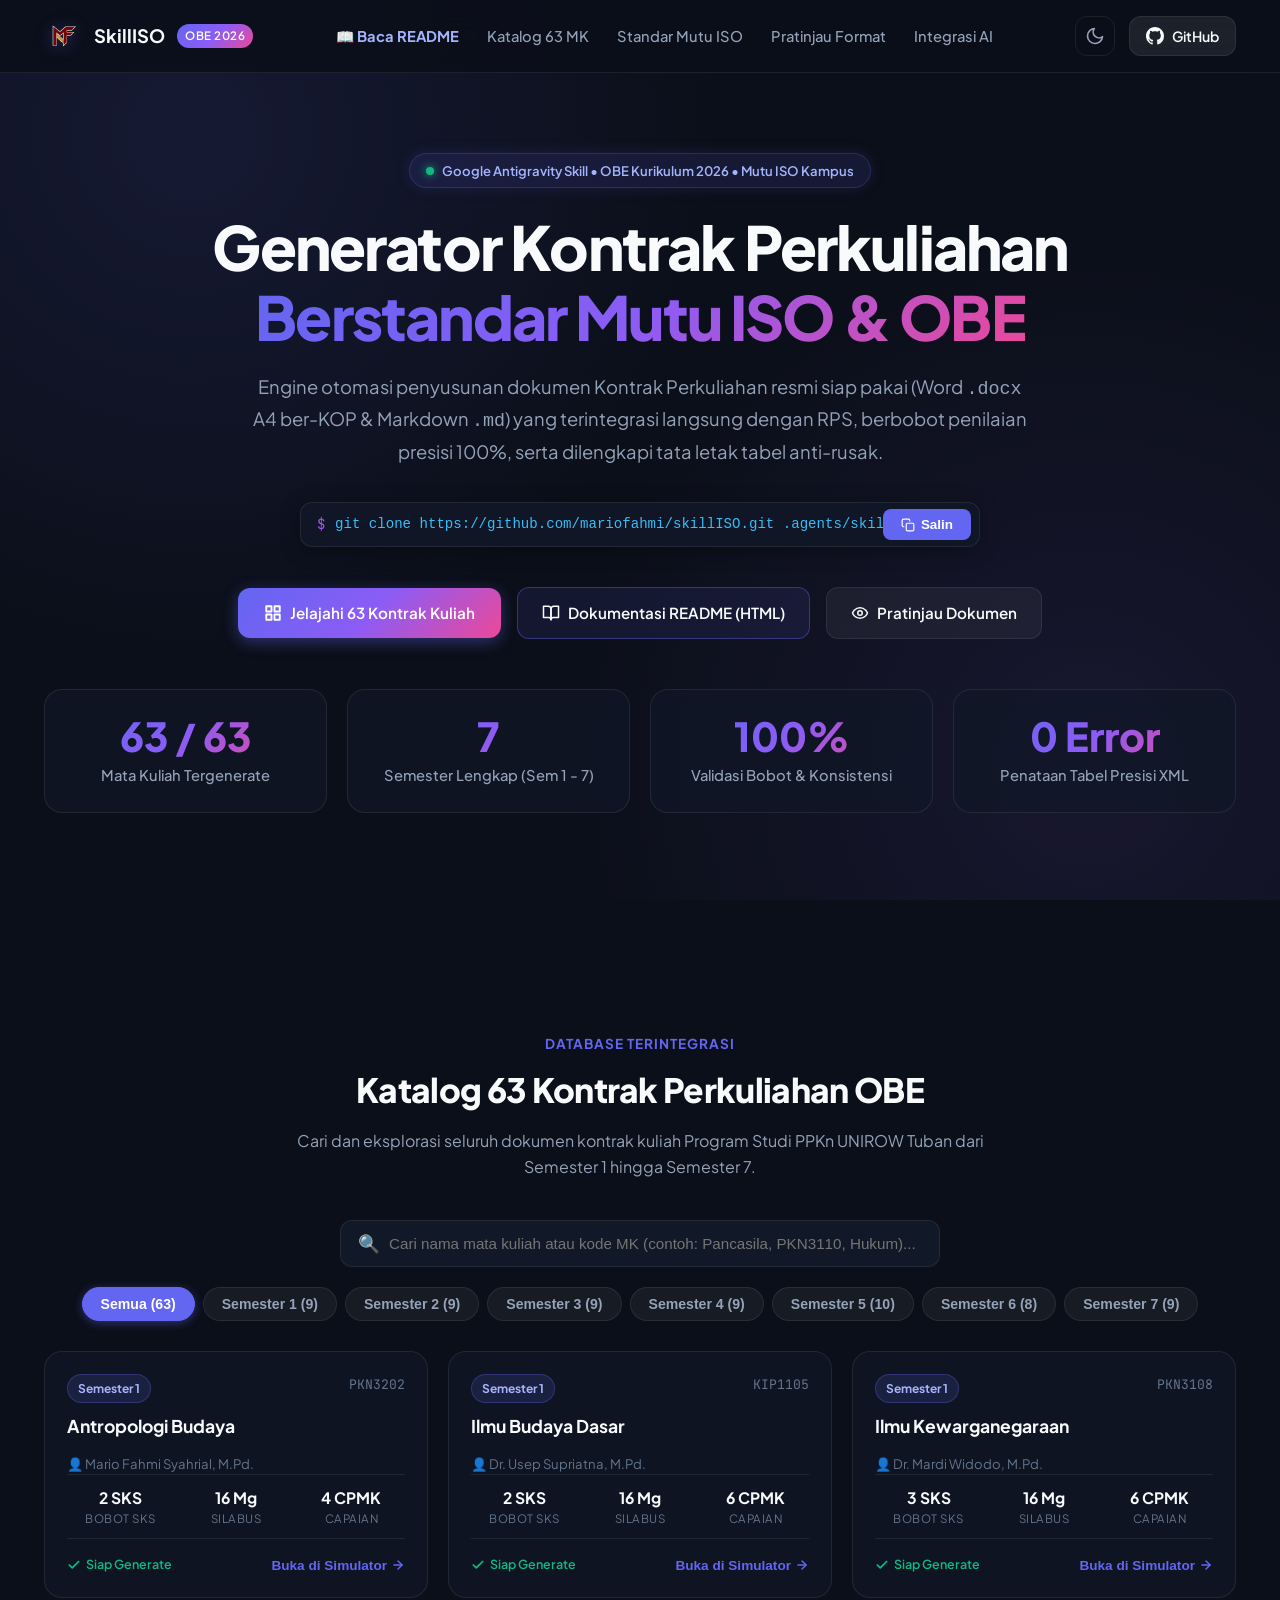
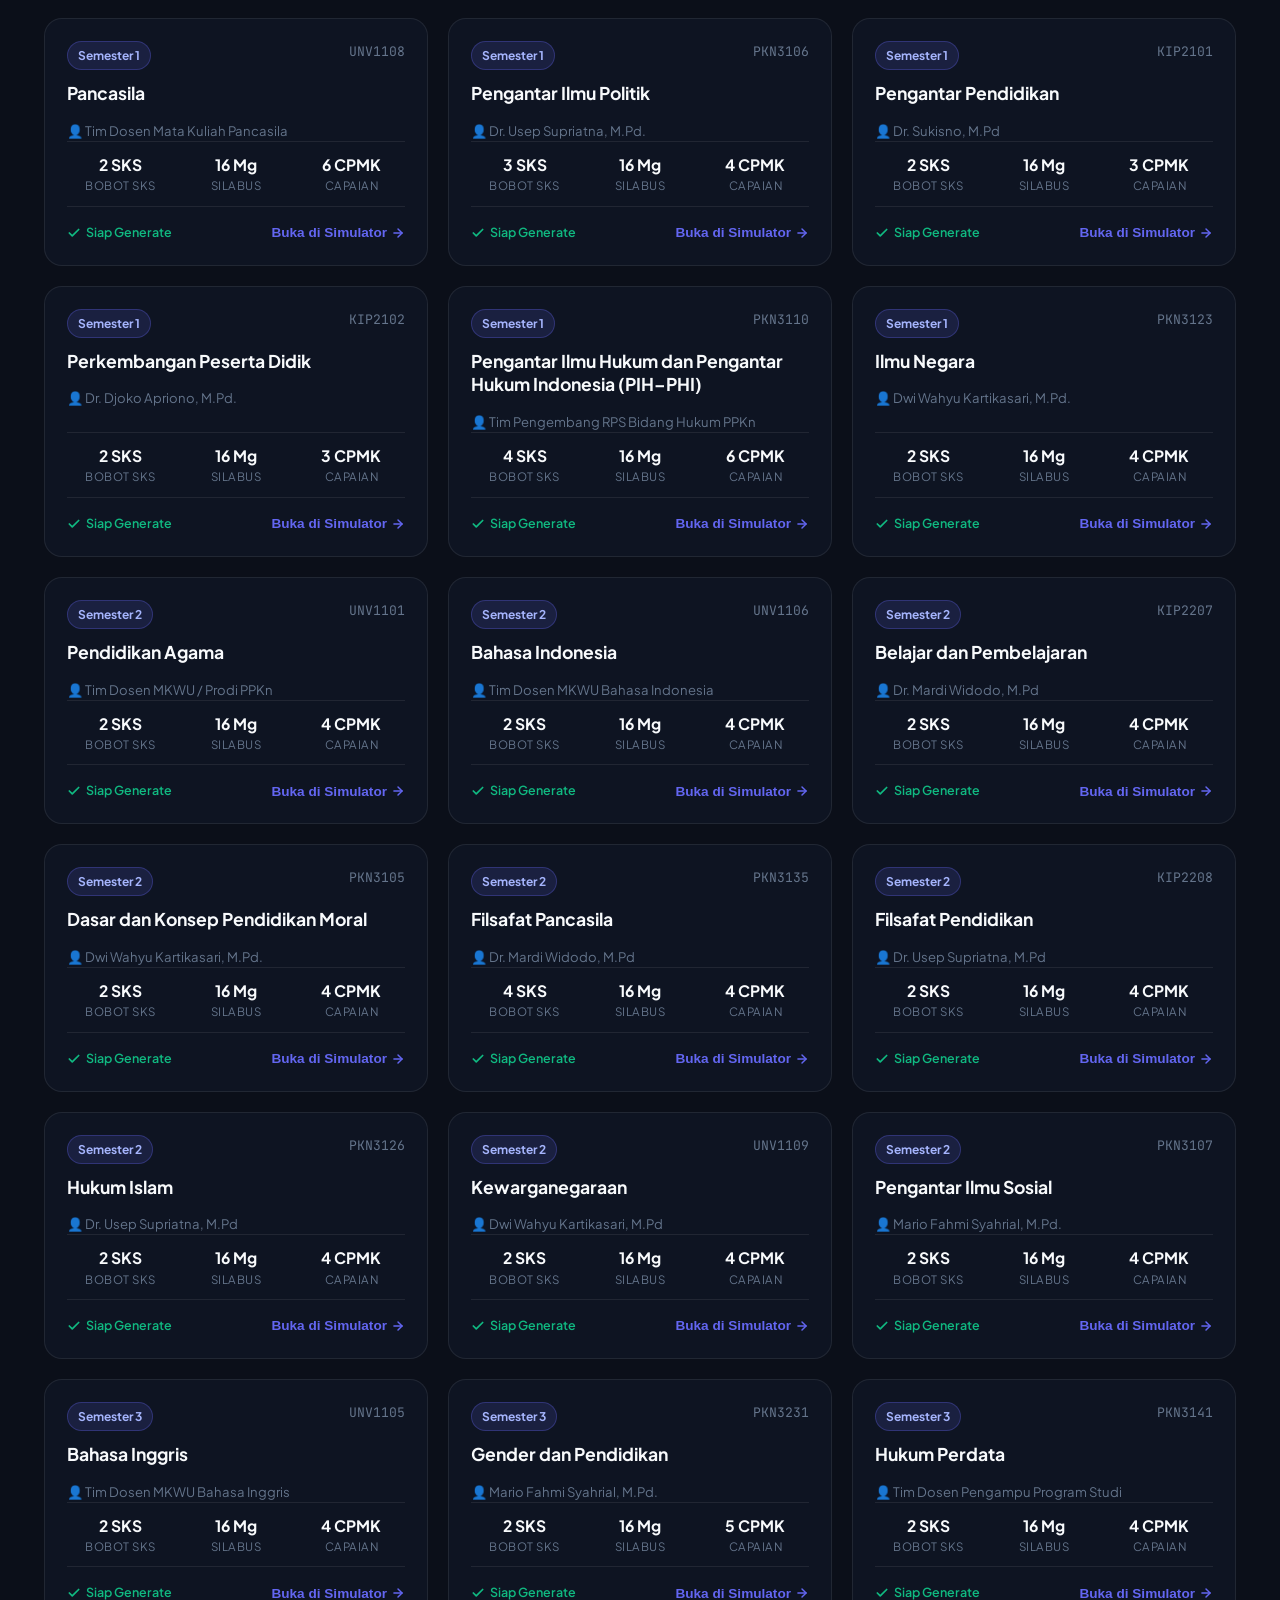
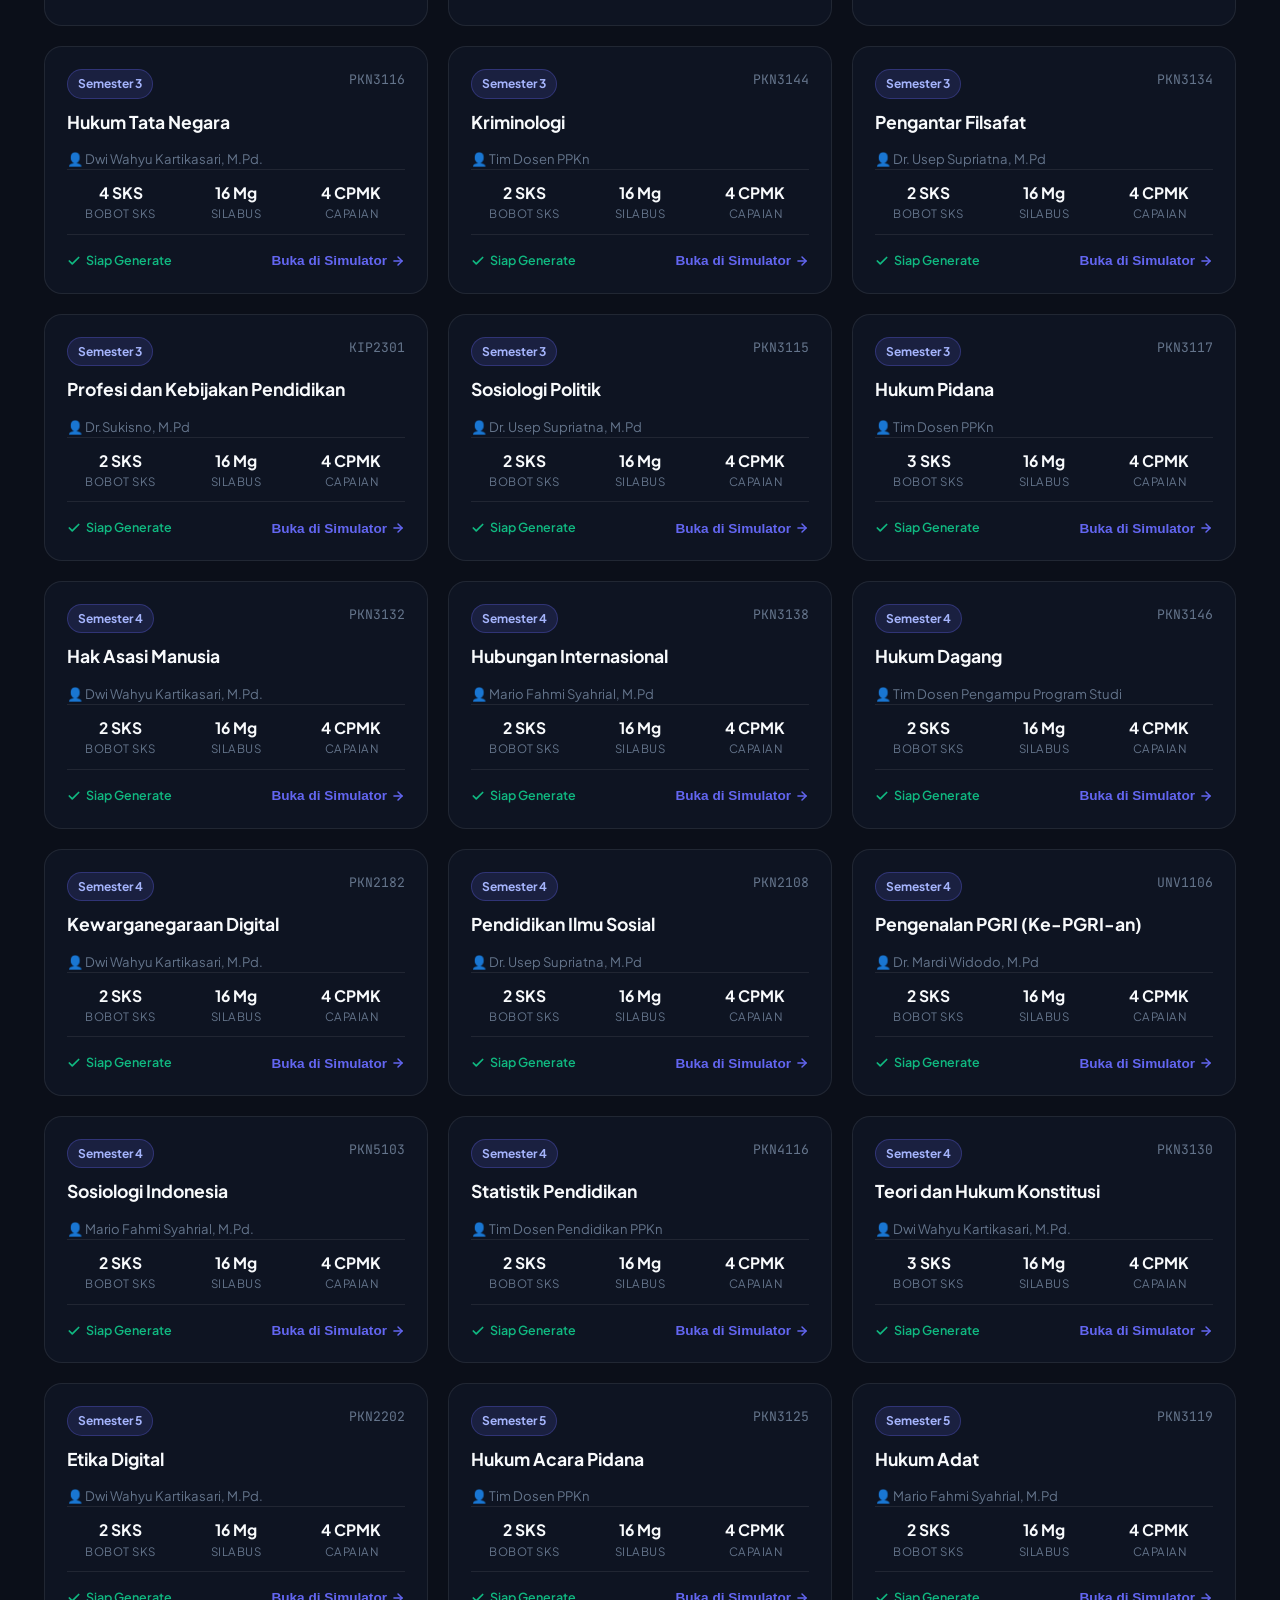
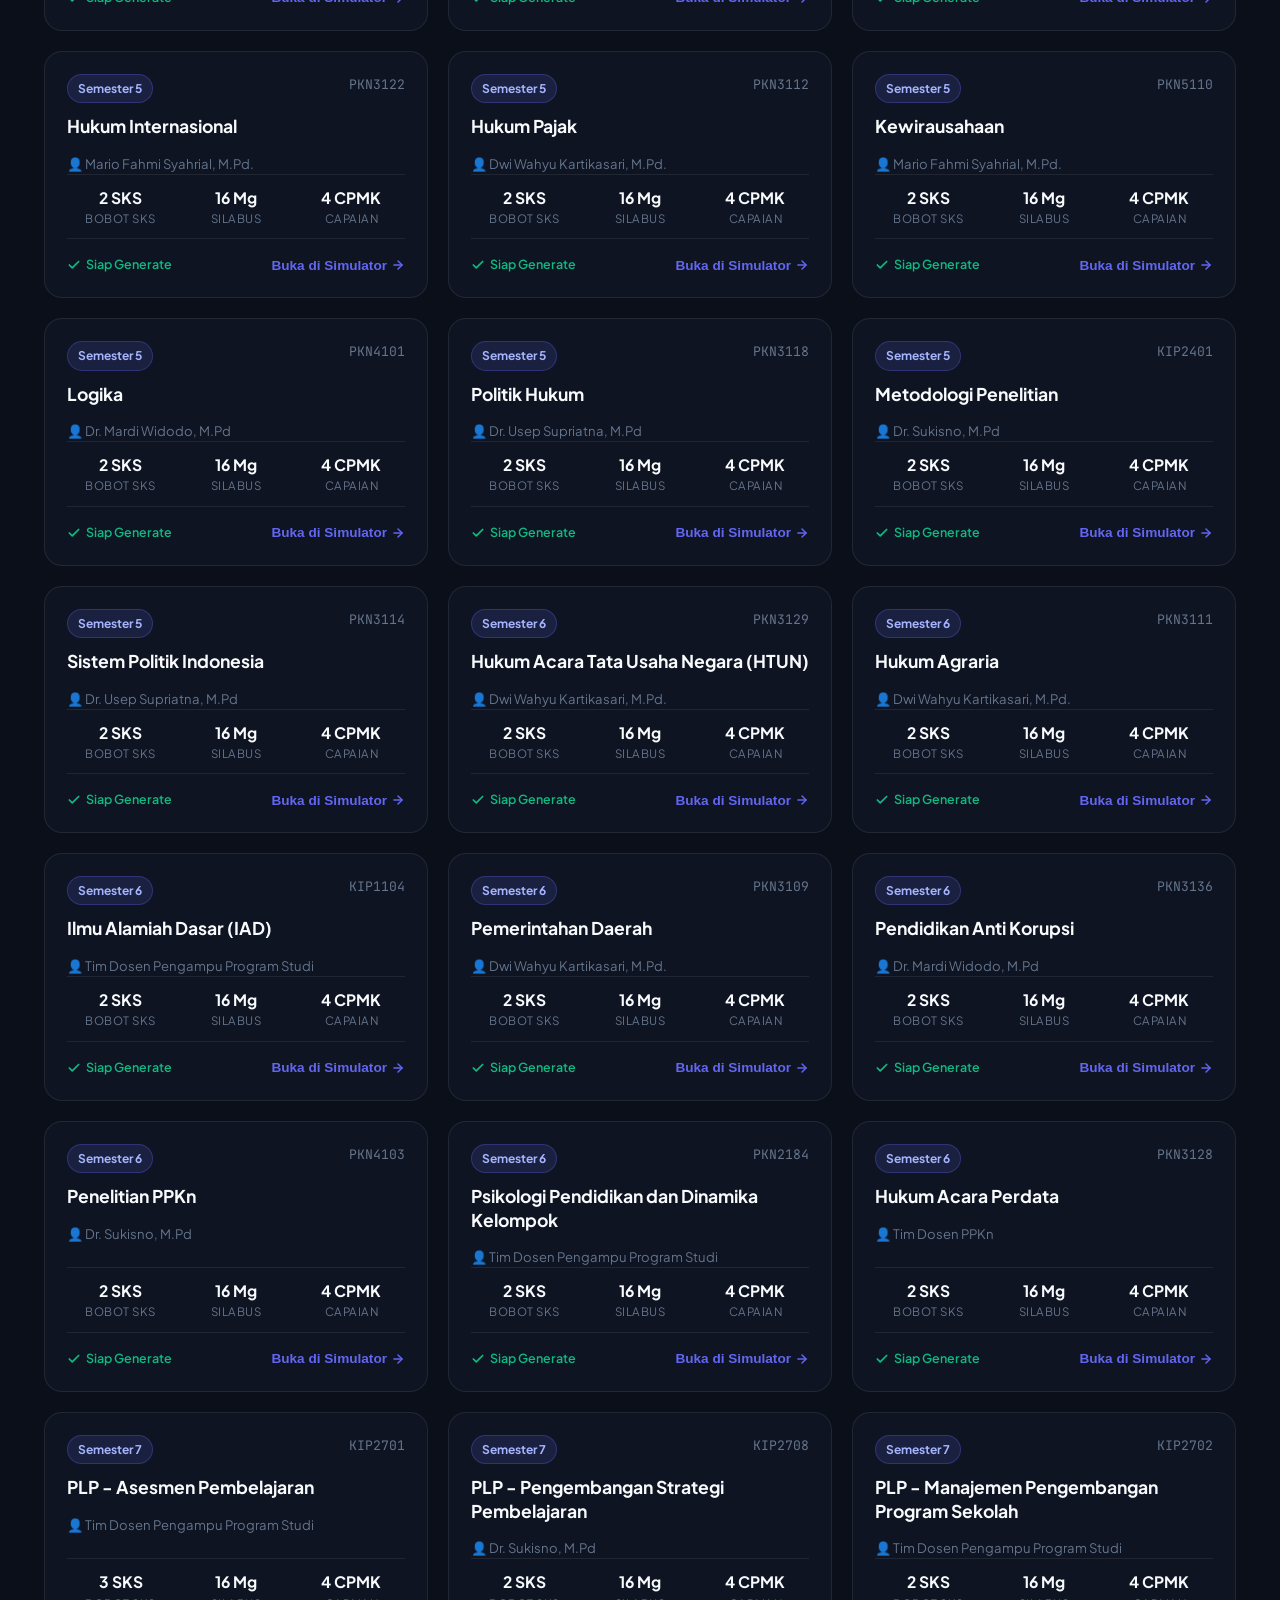
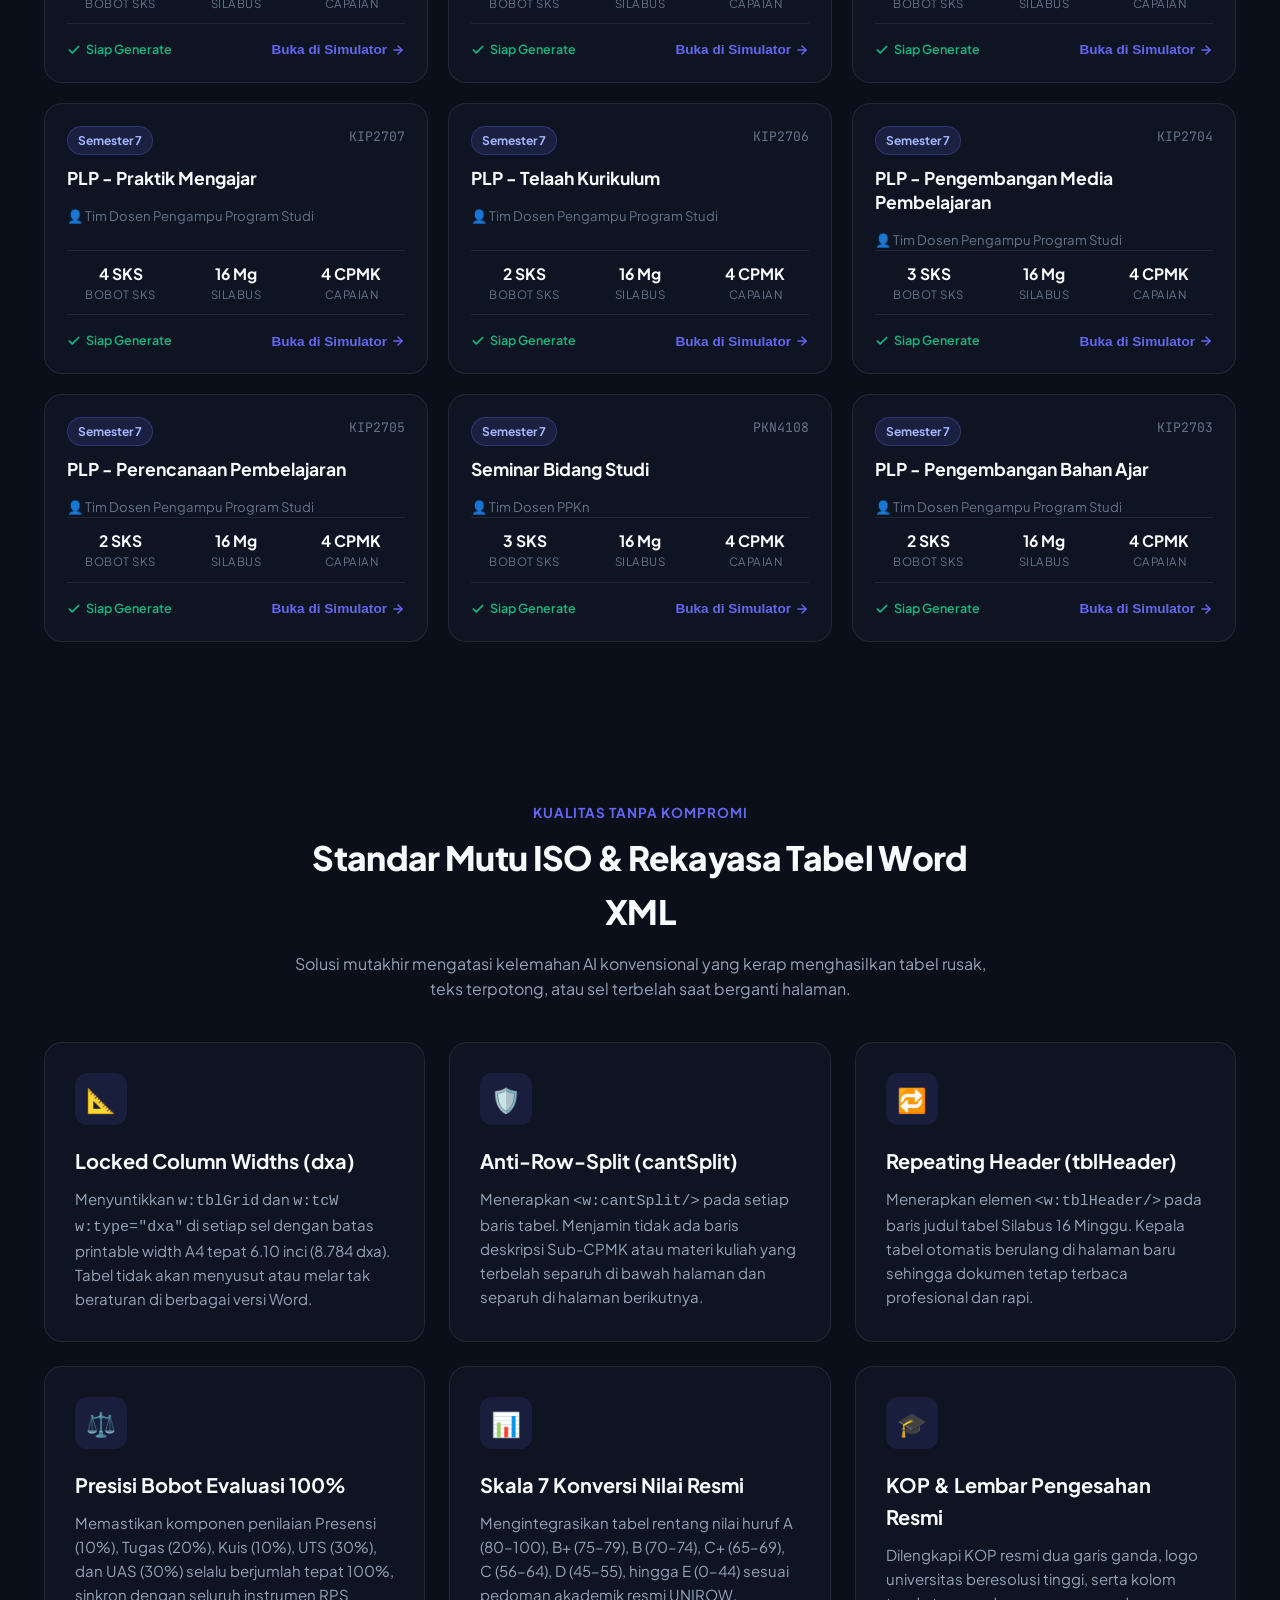
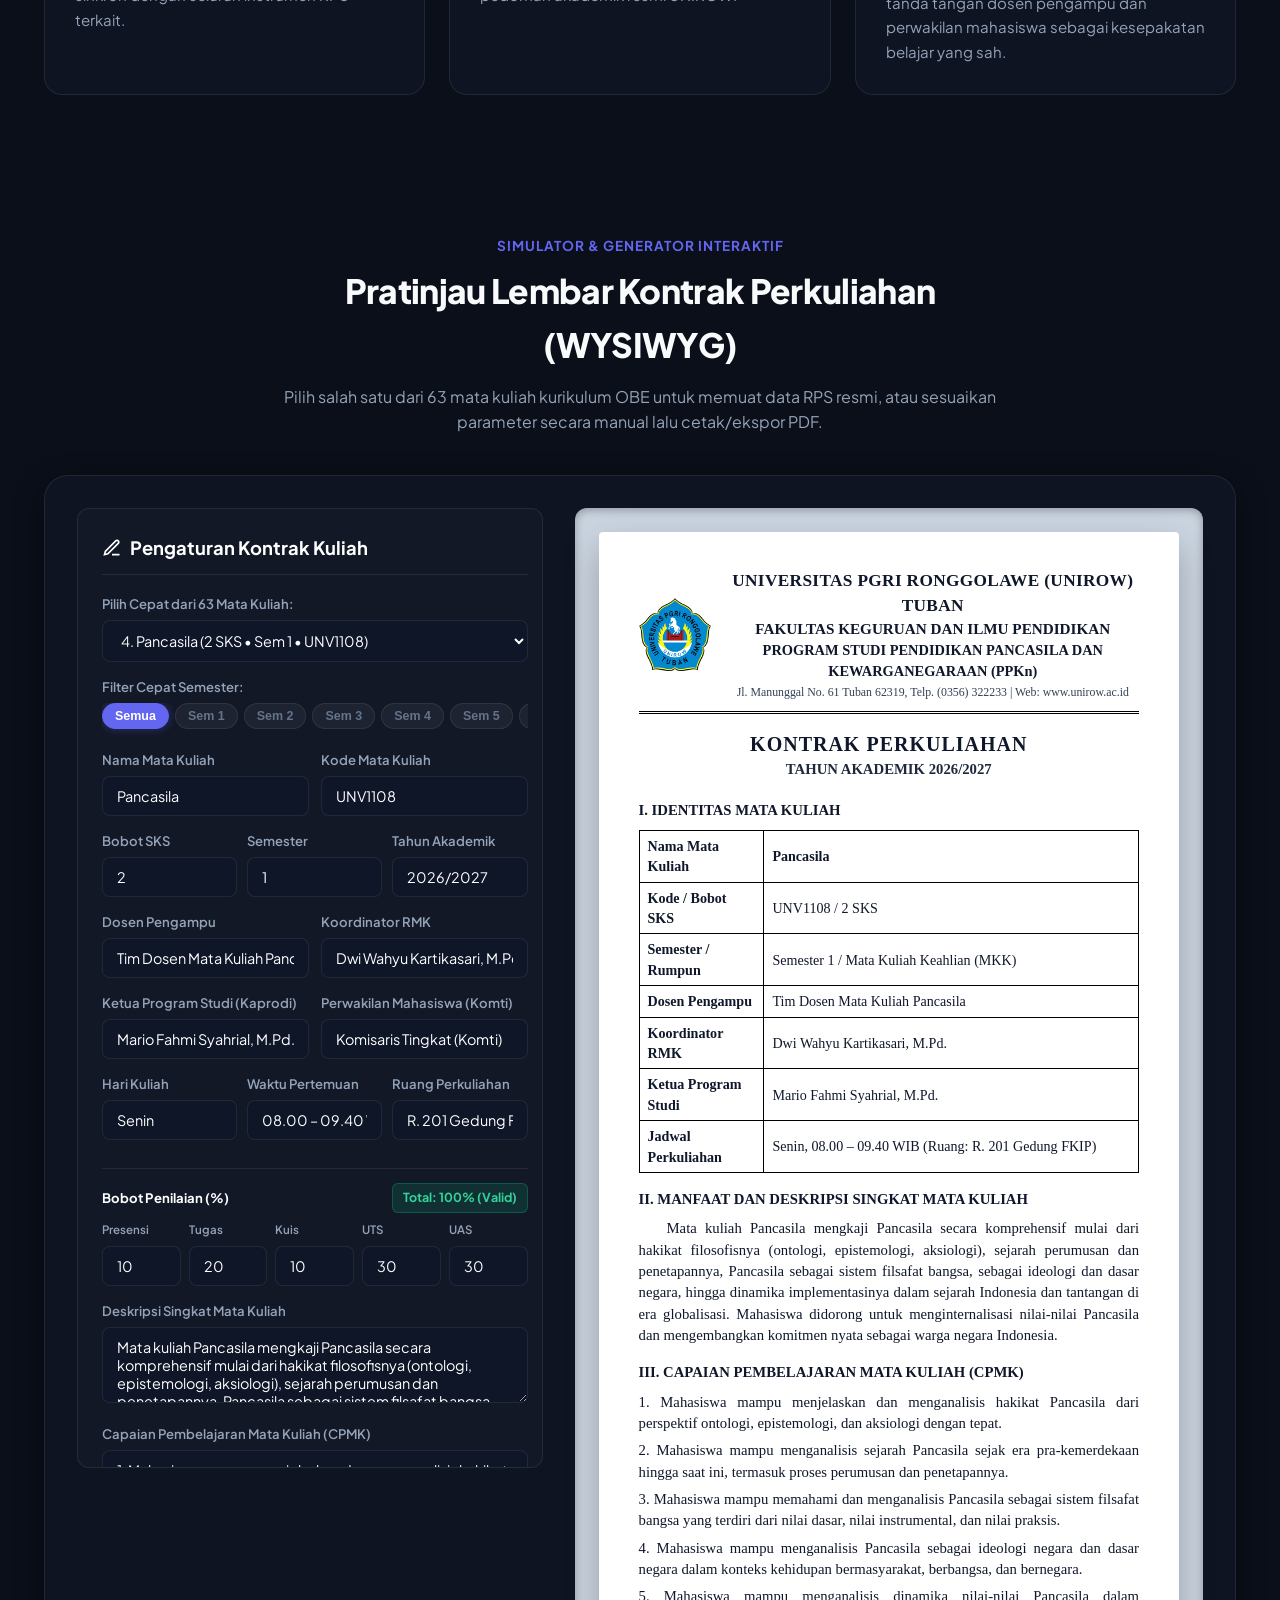
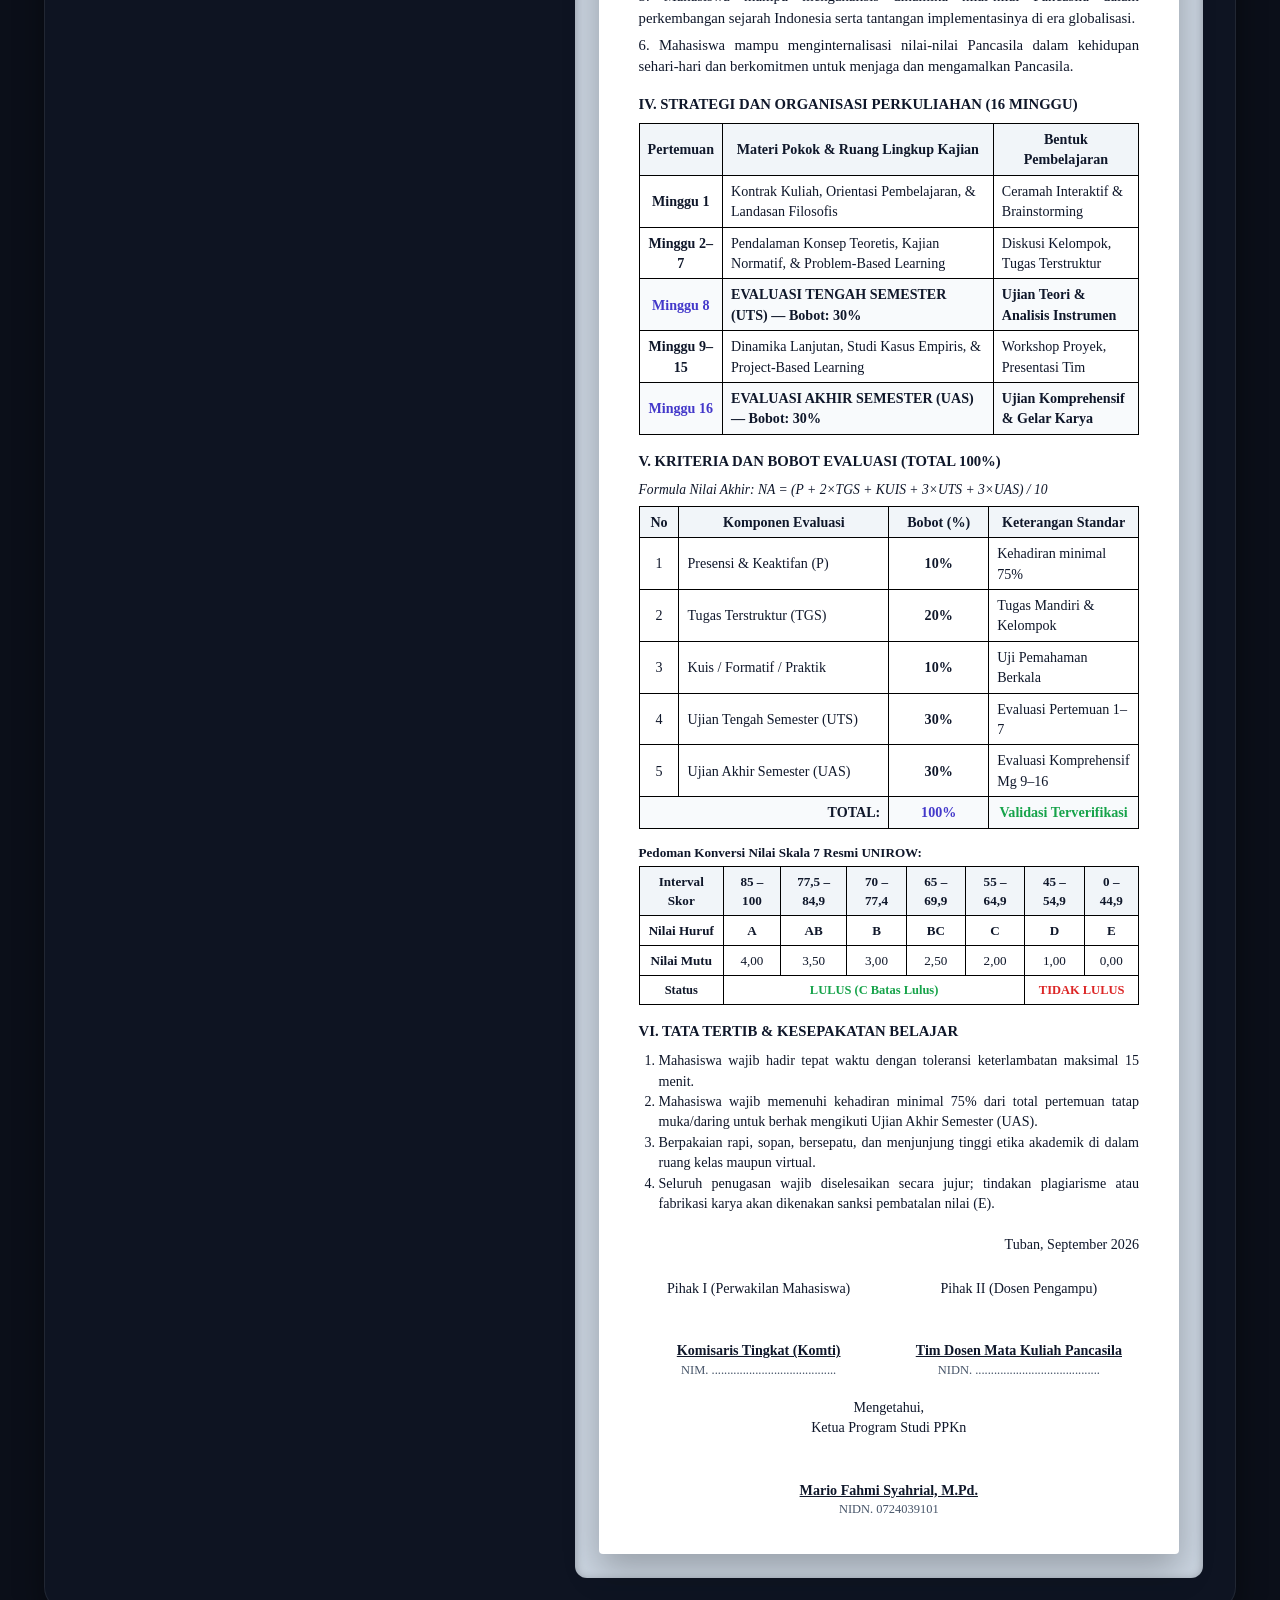
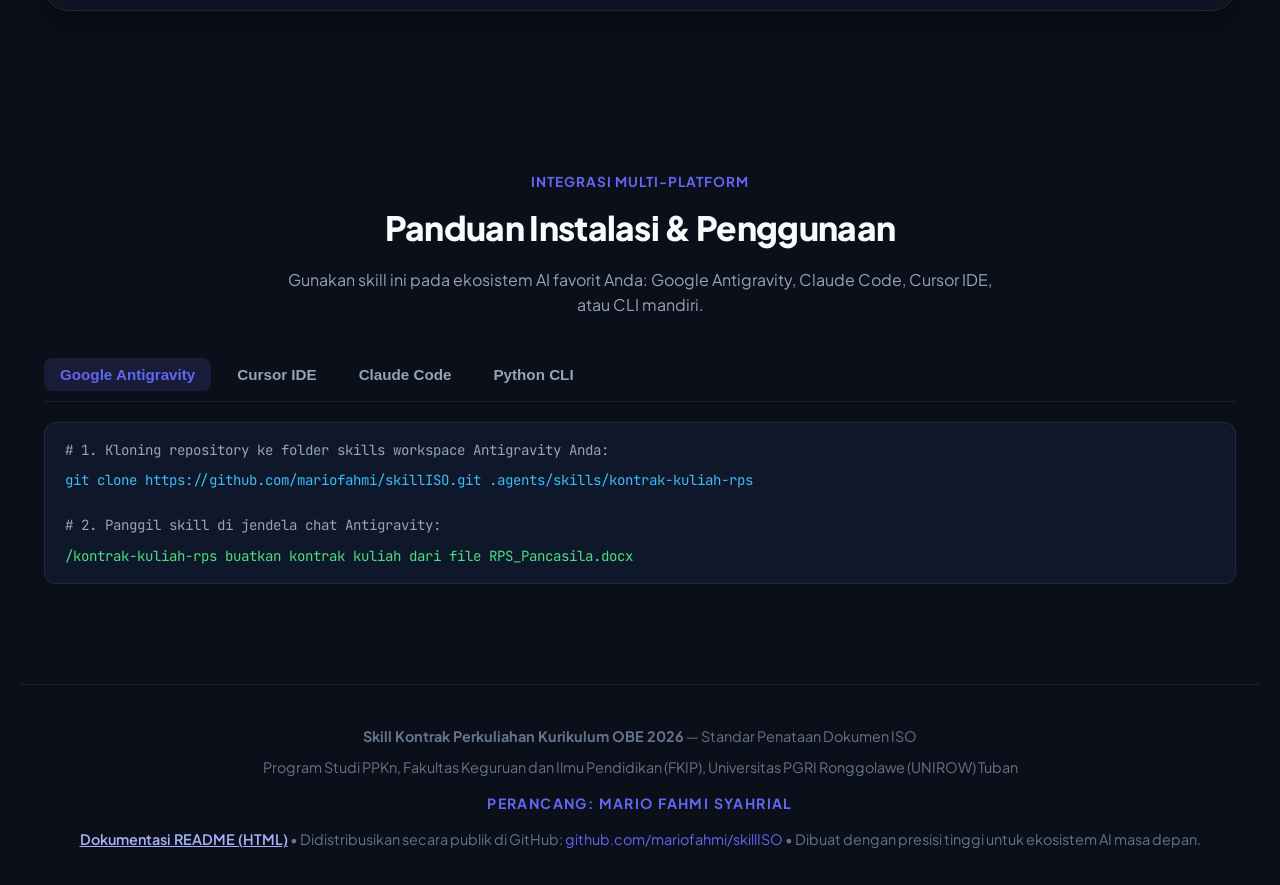
<file: index.html>
﻿<!DOCTYPE html>
<html lang="id" data-theme="dark">
<head>
  <link rel="icon" type="image/png" href="[data-uri]">
  <meta charset="UTF-8">
  <meta name="viewport" content="width=device-width, initial-scale=1.0, viewport-fit=cover">
  <title>Skill Kontrak Perkuliahan OBE 2026 | Standar ISO UNIROW Tuban</title>
  <meta name="description" content="Skill Antigravity & AI Assistant untuk menyusun Dokumen Kontrak Perkuliahan OBE Kurikulum 2026 berstandar ISO dengan format Word XML presisi & Markdown selaras RPS.">
  
  <!-- Google Fonts -->
  <link rel="preconnect" href="https://fonts.googleapis.com">
  <link rel="preconnect" href="https://fonts.gstatic.com" crossorigin>
  <link href="https://fonts.googleapis.com/css2?family=JetBrains+Mono:wght@400;500;600&family=Plus+Jakarta+Sans:wght@400;500;600;700;800&display=swap" rel="stylesheet">
  
  <style>
/* ==========================================================================
   SKILL KONTRAK PERKULIAHAN OBE - MODERN DESIGN SYSTEM
   Universitas PGRI Ronggolawe (UNIROW) Tuban
   ========================================================================== */

:root {
  --font-sans: 'Plus Jakarta Sans', 'Inter', -apple-system, BlinkMacSystemFont, 'Segoe UI', Roboto, sans-serif;
  --font-mono: 'JetBrains Mono', 'Fira Code', Consolas, monospace;
  
  /* Color Palette - Executive Dark */
  --bg-primary: #0b0f19;
  --bg-secondary: #111827;
  --bg-card: rgba(17, 24, 39, 0.7);
  --bg-card-hover: rgba(30, 41, 59, 0.8);
  --border-color: rgba(255, 255, 255, 0.08);
  --border-glow: rgba(99, 102, 241, 0.25);
  
  --text-primary: #f8fafc;
  --text-secondary: #94a3b8;
  --text-muted: #64748b;
  
  --accent-primary: #6366f1;
  --accent-secondary: #8b5cf6;
  --accent-gradient: linear-gradient(135deg, #6366f1 0%, #8b5cf6 50%, #ec4899 100%);
  --accent-glow: rgba(99, 102, 241, 0.35);
  
  --success: #10b981;
  --success-glow: rgba(16, 185, 129, 0.2);
  --warning: #f59e0b;
  --info: #06b6d4;
  
  --radius-sm: 8px;
  --radius-md: 12px;
  --radius-lg: 18px;
  --radius-xl: 24px;
  
  --shadow-sm: 0 2px 4px rgba(0, 0, 0, 0.2);
  --shadow-md: 0 4px 20px rgba(0, 0, 0, 0.3);
  --shadow-lg: 0 10px 30px rgba(0, 0, 0, 0.45);
  --shadow-glow: 0 0 25px var(--accent-glow);
  
  --transition: all 0.25s cubic-bezier(0.16, 1, 0.3, 1);
}

[data-theme="light"] {
  --bg-primary: #f8fafc;
  --bg-secondary: #ffffff;
  --bg-card: rgba(255, 255, 255, 0.85);
  --bg-card-hover: rgba(255, 255, 255, 1);
  --border-color: rgba(226, 232, 240, 0.9);
  --border-glow: rgba(99, 102, 241, 0.3);
  
  --text-primary: #0f172a;
  --text-secondary: #475569;
  --text-muted: #94a3b8;
  
  --accent-glow: rgba(99, 102, 241, 0.15);
  --shadow-md: 0 4px 20px rgba(0, 0, 0, 0.06);
  --shadow-lg: 0 10px 30px rgba(0, 0, 0, 0.1);
}

*, *::before, *::after {
  box-sizing: border-box;
  margin: 0;
  padding: 0;
}

body {
  font-family: var(--font-sans);
  background-color: var(--bg-primary);
  color: var(--text-primary);
  line-height: 1.6;
  overflow-x: hidden;
  transition: background-color 0.3s ease, color 0.3s ease;
  background-image: 
    radial-gradient(circle at 15% 15%, rgba(99, 102, 241, 0.12) 0%, transparent 40%),
    radial-gradient(circle at 85% 85%, rgba(139, 92, 246, 0.1) 0%, transparent 40%);
  background-attachment: fixed;
}

/* Glassmorphism utility */
.glass-panel {
  background: var(--bg-card);
  backdrop-filter: blur(14px);
  -webkit-backdrop-filter: blur(14px);
  border: 1px solid var(--border-color);
  border-radius: var(--radius-lg);
}

/* Container */
.container {
  max-width: 1240px;
  margin: 0 auto;
  padding: 0 24px;
}

/* Navigation Header */
.navbar {
  position: sticky;
  top: 0;
  z-index: 100;
  background: rgba(11, 15, 25, 0.85);
  backdrop-filter: blur(16px);
  -webkit-backdrop-filter: blur(16px);
  border-bottom: 1px solid var(--border-color);
  transition: var(--transition);
}

[data-theme="light"] .navbar {
  background: rgba(248, 250, 252, 0.85);
}

.nav-container {
  display: flex;
  align-items: center;
  justify-content: space-between;
  height: 72px;
}

.brand {
  display: flex;
  align-items: center;
  gap: 12px;
  text-decoration: none;
  color: var(--text-primary);
  font-weight: 700;
  font-size: 1.15rem;
}

.brand-logo {
  width: 38px;
  height: 38px;
  object-fit: contain;
  filter: drop-shadow(0 2px 8px rgba(99, 102, 241, 0.3));
}

.brand-badge {
  background: var(--accent-gradient);
  color: #ffffff;
  font-size: 0.72rem;
  padding: 3px 8px;
  border-radius: 999px;
  font-weight: 600;
  letter-spacing: 0.5px;
}

.nav-links {
  display: flex;
  align-items: center;
  gap: 28px;
  list-style: none;
}

.nav-links a {
  text-decoration: none;
  color: var(--text-secondary);
  font-size: 0.92rem;
  font-weight: 500;
  transition: var(--transition);
}

.nav-links a:hover {
  color: var(--accent-primary);
}

.nav-actions {
  display: flex;
  align-items: center;
  gap: 14px;
}

.btn-icon {
  background: transparent;
  border: 1px solid var(--border-color);
  color: var(--text-secondary);
  width: 40px;
  height: 40px;
  border-radius: var(--radius-md);
  display: inline-flex;
  align-items: center;
  justify-content: center;
  cursor: pointer;
  transition: var(--transition);
}

.btn-icon:hover {
  color: var(--text-primary);
  border-color: var(--accent-primary);
  background: rgba(99, 102, 241, 0.1);
}

.btn-github {
  display: inline-flex;
  align-items: center;
  gap: 8px;
  background: rgba(255, 255, 255, 0.08);
  border: 1px solid var(--border-color);
  color: var(--text-primary);
  padding: 8px 16px;
  border-radius: var(--radius-md);
  text-decoration: none;
  font-size: 0.88rem;
  font-weight: 600;
  transition: var(--transition);
}

.btn-github:hover {
  background: var(--accent-primary);
  color: #ffffff;
  border-color: var(--accent-primary);
  box-shadow: var(--shadow-glow);
}

/* Hero Section */
.hero {
  padding: 80px 0 50px;
  text-align: center;
  position: relative;
}

.hero-pill {
  display: inline-flex;
  align-items: center;
  gap: 8px;
  padding: 6px 16px;
  background: rgba(99, 102, 241, 0.12);
  border: 1px solid var(--border-glow);
  border-radius: 999px;
  font-size: 0.82rem;
  font-weight: 600;
  color: #a5b4fc;
  margin-bottom: 24px;
  box-shadow: 0 0 15px rgba(99, 102, 241, 0.15);
}

.hero-pill-dot {
  width: 8px;
  height: 8px;
  background: var(--success);
  border-radius: 50%;
  box-shadow: 0 0 8px var(--success);
}

.hero-title {
  font-size: clamp(2.4rem, 5vw, 3.8rem);
  font-weight: 800;
  letter-spacing: -0.03em;
  line-height: 1.15;
  margin-bottom: 20px;
}

.gradient-text {
  background: var(--accent-gradient);
  -webkit-background-clip: text;
  -webkit-text-fill-color: transparent;
}

.hero-desc {
  font-size: 1.15rem;
  color: var(--text-secondary);
  max-width: 780px;
  margin: 0 auto 36px;
}

/* Quick Install Box */
.install-card {
  max-width: 680px;
  margin: 0 auto 40px;
  background: rgba(17, 24, 39, 0.9);
  border: 1px solid var(--border-color);
  border-radius: var(--radius-md);
  padding: 6px 8px 6px 16px;
  display: flex;
  align-items: center;
  justify-content: space-between;
  box-shadow: var(--shadow-md);
  transition: var(--transition);
}

.install-card:hover {
  border-color: var(--accent-primary);
  box-shadow: var(--shadow-glow);
}

.install-cmd {
  font-family: var(--font-mono);
  font-size: 0.88rem;
  color: #38bdf8;
  display: flex;
  align-items: center;
  gap: 10px;
  overflow-x: auto;
  white-space: nowrap;
}

.install-prompt {
  color: #a855f7;
  user-select: none;
}

.btn-copy {
  background: var(--accent-primary);
  color: #ffffff;
  border: none;
  padding: 8px 18px;
  border-radius: var(--radius-sm);
  font-size: 0.84rem;
  font-weight: 600;
  cursor: pointer;
  display: inline-flex;
  align-items: center;
  gap: 6px;
  transition: var(--transition);
  flex-shrink: 0;
}

.btn-copy:hover {
  background: var(--accent-secondary);
  transform: translateY(-1px);
}

.hero-actions {
  display: flex;
  align-items: center;
  justify-content: center;
  gap: 16px;
  flex-wrap: wrap;
}

.btn-primary {
  background: var(--accent-gradient);
  color: #ffffff;
  border: none;
  padding: 13px 26px;
  border-radius: var(--radius-md);
  font-size: 0.95rem;
  font-weight: 600;
  text-decoration: none;
  cursor: pointer;
  display: inline-flex;
  align-items: center;
  gap: 8px;
  box-shadow: 0 4px 15px rgba(99, 102, 241, 0.4);
  transition: var(--transition);
}

.btn-primary:hover {
  transform: translateY(-2px);
  box-shadow: 0 8px 25px rgba(99, 102, 241, 0.6);
}

.btn-secondary {
  background: rgba(255, 255, 255, 0.05);
  border: 1px solid var(--border-color);
  color: var(--text-primary);
  padding: 13px 24px;
  border-radius: var(--radius-md);
  font-size: 0.95rem;
  font-weight: 600;
  text-decoration: none;
  display: inline-flex;
  align-items: center;
  gap: 8px;
  transition: var(--transition);
}

.btn-secondary:hover {
  background: rgba(255, 255, 255, 0.1);
  border-color: var(--text-muted);
}

/* Stats Section */
.stats-grid {
  display: grid;
  grid-template-columns: repeat(auto-fit, minmax(220px, 1fr));
  gap: 20px;
  margin: 50px 0;
}

.stat-card {
  padding: 24px;
  text-align: center;
  border-radius: var(--radius-lg);
  background: var(--bg-card);
  border: 1px solid var(--border-color);
  transition: var(--transition);
}

.stat-card:hover {
  transform: translateY(-3px);
  border-color: var(--border-glow);
  box-shadow: var(--shadow-md);
}

.stat-num {
  font-size: 2.5rem;
  font-weight: 800;
  background: var(--accent-gradient);
  -webkit-background-clip: text;
  -webkit-text-fill-color: transparent;
  line-height: 1.1;
  margin-bottom: 6px;
}

.stat-label {
  font-size: 0.92rem;
  color: var(--text-secondary);
  font-weight: 500;
}

/* Section Header */
.section-head {
  text-align: center;
  max-width: 720px;
  margin: 80px auto 40px;
}

.section-tag {
  color: var(--accent-primary);
  font-weight: 700;
  font-size: 0.85rem;
  text-transform: uppercase;
  letter-spacing: 1px;
  margin-bottom: 8px;
}

.section-title {
  font-size: 2.1rem;
  font-weight: 800;
  letter-spacing: -0.02em;
  margin-bottom: 12px;
}

.section-desc {
  font-size: 1rem;
  color: var(--text-secondary);
}

/* Feature Grid */
.feature-grid {
  display: grid;
  grid-template-columns: repeat(auto-fit, minmax(320px, 1fr));
  gap: 24px;
}

.feature-card {
  padding: 30px;
  border-radius: var(--radius-lg);
  background: var(--bg-card);
  border: 1px solid var(--border-color);
  transition: var(--transition);
  position: relative;
  overflow: hidden;
}

.feature-card::before {
  content: '';
  position: absolute;
  top: 0;
  left: 0;
  width: 100%;
  height: 3px;
  background: var(--accent-gradient);
  opacity: 0;
  transition: var(--transition);
}

.feature-card:hover {
  transform: translateY(-4px);
  border-color: var(--border-glow);
  box-shadow: var(--shadow-lg);
}

.feature-card:hover::before {
  opacity: 1;
}

.feature-icon {
  width: 52px;
  height: 52px;
  background: rgba(99, 102, 241, 0.12);
  border-radius: var(--radius-md);
  display: flex;
  align-items: center;
  justify-content: center;
  font-size: 1.5rem;
  color: var(--accent-primary);
  margin-bottom: 20px;
}

.feature-title {
  font-size: 1.25rem;
  font-weight: 700;
  margin-bottom: 10px;
}

.feature-text {
  font-size: 0.94rem;
  color: var(--text-secondary);
  line-height: 1.6;
}

/* Course Explorer / Catalog */
.explorer-controls {
  display: flex;
  flex-direction: column;
  gap: 20px;
  margin-bottom: 30px;
}

.search-box {
  position: relative;
  max-width: 600px;
  width: 100%;
  margin: 0 auto;
}

.search-input {
  width: 100%;
  background: var(--bg-secondary);
  border: 1px solid var(--border-color);
  color: var(--text-primary);
  padding: 14px 20px 14px 48px;
  border-radius: var(--radius-md);
  font-size: 0.95rem;
  transition: var(--transition);
}

.search-input:focus {
  outline: none;
  border-color: var(--accent-primary);
  box-shadow: 0 0 0 3px rgba(99, 102, 241, 0.2);
}

.search-icon {
  position: absolute;
  left: 18px;
  top: 50%;
  transform: translateY(-50%);
  color: var(--text-muted);
  font-size: 1.1rem;
}

.semester-tabs {
  display: flex;
  align-items: center;
  justify-content: center;
  gap: 8px;
  flex-wrap: wrap;
}

.tab-btn {
  background: rgba(255, 255, 255, 0.05);
  border: 1px solid var(--border-color);
  color: var(--text-secondary);
  padding: 8px 18px;
  border-radius: 999px;
  font-size: 0.88rem;
  font-weight: 600;
  cursor: pointer;
  transition: var(--transition);
}

.tab-btn:hover {
  color: var(--text-primary);
  background: rgba(255, 255, 255, 0.1);
}

.tab-btn.active {
  background: var(--accent-primary);
  color: #ffffff;
  border-color: var(--accent-primary);
  box-shadow: 0 2px 10px rgba(99, 102, 241, 0.4);
}

.course-grid {
  display: grid;
  grid-template-columns: repeat(auto-fill, minmax(360px, 1fr));
  gap: 20px;
}

.course-card {
  background: var(--bg-card);
  border: 1px solid var(--border-color);
  border-radius: var(--radius-lg);
  padding: 22px;
  display: flex;
  flex-direction: column;
  justify-content: space-between;
  transition: var(--transition);
  cursor: pointer;
}

.course-card:hover {
  transform: translateY(-3px);
  border-color: var(--accent-primary);
  box-shadow: var(--shadow-md);
}

.course-header {
  display: flex;
  align-items: flex-start;
  justify-content: space-between;
  gap: 12px;
  margin-bottom: 12px;
}

.course-sem-badge {
  background: rgba(99, 102, 241, 0.15);
  color: #a5b4fc;
  font-size: 0.75rem;
  font-weight: 700;
  padding: 4px 10px;
  border-radius: 999px;
  border: 1px solid rgba(99, 102, 241, 0.3);
}

.course-code {
  font-family: var(--font-mono);
  font-size: 0.82rem;
  color: var(--text-muted);
}

.course-title {
  font-size: 1.1rem;
  font-weight: 700;
  margin-bottom: 14px;
  line-height: 1.35;
}

.course-meta {
  display: grid;
  grid-template-columns: repeat(3, 1fr);
  gap: 8px;
  padding: 10px 0;
  border-top: 1px solid var(--border-color);
  border-bottom: 1px solid var(--border-color);
  margin-bottom: 16px;
  text-align: center;
}

.meta-item-val {
  font-weight: 700;
  font-size: 0.98rem;
  color: var(--text-primary);
}

.meta-item-lbl {
  font-size: 0.72rem;
  color: var(--text-muted);
  text-transform: uppercase;
  letter-spacing: 0.5px;
}

.course-eval-bar {
  display: flex;
  align-items: center;
  justify-content: space-between;
  font-size: 0.78rem;
  color: var(--text-secondary);
}

.course-status-tag {
  display: inline-flex;
  align-items: center;
  gap: 5px;
  color: var(--success);
  font-weight: 600;
}

.btn-card-action {
  background: transparent;
  color: var(--accent-primary);
  border: none;
  font-weight: 600;
  font-size: 0.85rem;
  display: inline-flex;
  align-items: center;
  gap: 4px;
  cursor: pointer;
}

/* Modal Popup */
.modal-overlay {
  position: fixed;
  top: 0;
  left: 0;
  width: 100vw;
  height: 100vh;
  background: rgba(0, 0, 0, 0.75);
  backdrop-filter: blur(8px);
  z-index: 1000;
  display: flex;
  align-items: center;
  justify-content: center;
  padding: 20px;
  opacity: 0;
  pointer-events: none;
  transition: opacity 0.25s ease;
}

.modal-overlay.active {
  opacity: 1;
  pointer-events: auto;
}

.modal-content {
  background: var(--bg-secondary);
  border: 1px solid var(--border-color);
  border-radius: var(--radius-xl);
  max-width: 820px;
  width: 100%;
  max-height: 85vh;
  overflow-y: auto;
  padding: 32px;
  position: relative;
  box-shadow: var(--shadow-lg);
}

.modal-close {
  position: absolute;
  top: 20px;
  right: 20px;
  background: rgba(255, 255, 255, 0.08);
  border: none;
  color: var(--text-secondary);
  width: 36px;
  height: 36px;
  border-radius: 50%;
  cursor: pointer;
  display: flex;
  align-items: center;
  justify-content: center;
  font-size: 1.1rem;
  transition: var(--transition);
}

.modal-close:hover {
  background: rgba(239, 68, 68, 0.2);
  color: #ef4444;
}

/* Template Live Simulator */
.preview-window {
  background: #ffffff;
  color: #1e293b;
  border-radius: var(--radius-md);
  box-shadow: var(--shadow-lg);
  padding: 40px;
  font-size: 0.92rem;
  max-width: 900px;
  margin: 0 auto;
}

.preview-kop {
  display: flex;
  align-items: center;
  gap: 20px;
  border-bottom: 3px double #0f172a;
  padding-bottom: 16px;
  margin-bottom: 24px;
}

.preview-logo {
  width: 70px;
  height: 70px;
  object-fit: contain;
}

.preview-kop-text {
  text-align: center;
  flex: 1;
}

.preview-kop-text h3 {
  font-size: 1.05rem;
  font-weight: 800;
  text-transform: uppercase;
  margin-bottom: 2px;
}

.preview-kop-text h4 {
  font-size: 0.95rem;
  font-weight: 700;
  margin-bottom: 4px;
}

.preview-kop-text p {
  font-size: 0.75rem;
  color: #475569;
}

.preview-table {
  width: 100%;
  border-collapse: collapse;
  margin: 16px 0;
  font-size: 0.85rem;
}

.preview-table th, .preview-table td {
  border: 1px solid #cbd5e1;
  padding: 8px 12px;
}

.preview-table th {
  background: #f1f5f9;
  font-weight: 700;
  text-align: center;
}

/* AI Guide Tabs */
.guide-tabs {
  display: flex;
  gap: 10px;
  margin-bottom: 20px;
  border-bottom: 1px solid var(--border-color);
  padding-bottom: 10px;
}

.guide-tab-btn {
  background: transparent;
  border: none;
  color: var(--text-secondary);
  font-size: 0.95rem;
  font-weight: 600;
  padding: 8px 16px;
  border-radius: var(--radius-sm);
  cursor: pointer;
  transition: var(--transition);
}

.guide-tab-btn.active {
  background: rgba(99, 102, 241, 0.15);
  color: var(--accent-primary);
}

.code-block {
  background: #0f172a;
  border: 1px solid var(--border-color);
  border-radius: var(--radius-md);
  padding: 16px 20px;
  font-family: var(--font-mono);
  font-size: 0.88rem;
  color: #e2e8f0;
  position: relative;
  overflow-x: auto;
}

/* Footer */
.footer {
  margin-top: 100px;
  border-top: 1px solid var(--border-color);
  padding: 40px 0;
  text-align: center;
  color: var(--text-muted);
  font-size: 0.9rem;
}

.footer a {
  color: var(--accent-primary);
  text-decoration: none;
}

/* Responsive */
@media (max-width: 768px) {
  .nav-links {
    display: none;
  }
  .hero-title {
    font-size: 2.2rem;
  }
  .preview-window {
    padding: 20px;
  }
  .course-grid {
    grid-template-columns: 1fr;
  }
}


/* ==========================================================================
   SIMULATOR & GENERATOR KONTRAK PERKULIAHAN (DUAL-PANEL WYSIWYG)
   ========================================================================== */

.simulator-card {
  background: var(--bg-card);
  backdrop-filter: blur(16px);
  -webkit-backdrop-filter: blur(16px);
  border: 1px solid var(--border-color);
  border-radius: var(--radius-xl);
  padding: 32px;
  box-shadow: var(--shadow-lg);
  margin-top: 24px;
}

.sim-grid {
  display: grid;
  grid-template-columns: 1fr 1.35fr;
  gap: 32px;
  align-items: start;
}

@media (max-width: 1080px) {
  .sim-grid {
    grid-template-columns: 1fr;
  }
}

/* Controls Panel (Left Panel) */
.controls-panel {
  background: rgba(255, 255, 255, 0.02);
  border: 1px solid var(--border-color);
  border-radius: var(--radius-md);
  padding: 24px;
  max-height: 960px;
  overflow-y: auto;
  padding-right: 14px;
}

.controls-panel::-webkit-scrollbar {
  width: 6px;
}
.controls-panel::-webkit-scrollbar-track {
  background: rgba(255, 255, 255, 0.02);
  border-radius: 4px;
}
.controls-panel::-webkit-scrollbar-thumb {
  background: rgba(255, 255, 255, 0.16);
  border-radius: 4px;
}
.controls-panel::-webkit-scrollbar-thumb:hover {
  background: rgba(255, 255, 255, 0.32);
}

.sim-panel-title {
  font-size: 1.15rem;
  font-weight: 700;
  color: #ffffff;
  display: flex;
  align-items: center;
  gap: 8px;
  margin-bottom: 18px;
  padding-bottom: 12px;
  border-bottom: 1px solid var(--border-color);
}

.sem-chip {
  padding: 5px 12px;
  border-radius: 20px;
  font-size: 0.78rem;
  font-weight: 700;
  background: rgba(255, 255, 255, 0.05);
  color: var(--text-muted);
  border: 1px solid var(--border-color);
  cursor: pointer;
  white-space: nowrap;
  transition: var(--transition);
}
.sem-chip:hover, .sem-chip.active {
  background: var(--accent-primary);
  color: white;
  border-color: var(--accent-primary);
  box-shadow: 0 0 10px var(--accent-glow);
}

.form-group {
  margin-bottom: 14px;
}

.form-group label {
  display: block;
  font-size: 0.82rem;
  font-weight: 600;
  color: var(--text-secondary);
  margin-bottom: 6px;
}

.form-input, .form-select, .form-textarea {
  width: 100%;
  padding: 10px 14px;
  background: rgba(15, 23, 42, 0.8);
  border: 1px solid var(--border-color);
  border-radius: var(--radius-sm);
  color: #ffffff;
  font-family: inherit;
  font-size: 0.9rem;
  outline: none;
  transition: border-color 0.2s, box-shadow 0.2s;
}

.form-input:focus, .form-select:focus, .form-textarea:focus {
  border-color: var(--accent-primary);
  box-shadow: 0 0 0 2px rgba(99, 102, 241, 0.25);
}

.form-row-2 {
  display: grid;
  grid-template-columns: 1fr 1fr;
  gap: 12px;
}

.form-row-3 {
  display: grid;
  grid-template-columns: 1fr 1fr 1fr;
  gap: 10px;
}

.bobot-badge {
  display: inline-flex;
  align-items: center;
  gap: 6px;
  padding: 4px 10px;
  border-radius: 6px;
  font-size: 0.78rem;
  font-weight: 700;
}
.bobot-badge.valid {
  background: rgba(16, 185, 129, 0.15);
  color: #34d399;
  border: 1px solid rgba(16, 185, 129, 0.3);
}
.bobot-badge.invalid {
  background: rgba(239, 68, 68, 0.15);
  color: #f87171;
  border: 1px solid rgba(239, 68, 68, 0.3);
}

.sim-actions {
  display: flex;
  gap: 10px;
  margin-top: 20px;
  flex-wrap: wrap;
}

.btn-print {
  background: linear-gradient(135deg, #10b981, #059669);
  color: white;
  border: none;
  padding: 12px 20px;
  border-radius: var(--radius-sm);
  font-weight: 700;
  font-size: 0.92rem;
  cursor: pointer;
  display: inline-flex;
  align-items: center;
  justify-content: center;
  gap: 8px;
  flex: 1;
  box-shadow: 0 4px 15px rgba(16, 185, 129, 0.3);
  transition: all 0.2s;
}
.btn-print:hover {
  transform: translateY(-2px);
  box-shadow: 0 6px 20px rgba(16, 185, 129, 0.45);
}

.btn-copy-md {
  background: rgba(255, 255, 255, 0.08);
  border: 1px solid var(--border-color);
  color: var(--text-primary);
  padding: 12px 20px;
  border-radius: var(--radius-sm);
  font-weight: 600;
  font-size: 0.92rem;
  cursor: pointer;
  display: inline-flex;
  align-items: center;
  justify-content: center;
  gap: 8px;
  flex: 1;
  transition: all 0.2s;
}
.btn-copy-md:hover {
  background: rgba(99, 102, 241, 0.15);
  border-color: var(--accent-primary);
  color: #ffffff;
}

.btn-reset-sim {
  background: transparent;
  border: 1px solid var(--border-color);
  color: var(--text-muted);
  padding: 6px 12px;
  border-radius: 6px;
  font-size: 0.78rem;
  font-weight: 600;
  cursor: pointer;
  transition: all 0.2s;
}
.btn-reset-sim:hover {
  color: #f87171;
  border-color: rgba(239, 68, 68, 0.4);
  background: rgba(239, 68, 68, 0.1);
}

/* Paper Wrapper & Authentic Document (Right Panel) */
.paper-wrapper {
  background: #cbd5e1;
  padding: 24px;
  border-radius: var(--radius-md);
  box-shadow: inset 0 2px 10px rgba(0,0,0,0.3);
  display: flex;
  justify-content: center;
}

.contract-paper {
  background: #ffffff;
  color: #0f172a;
  width: 100%;
  max-width: 760px;
  padding: 36px 40px;
  box-shadow: 0 15px 35px rgba(0, 0, 0, 0.25);
  border-radius: 4px;
  font-family: 'Times New Roman', Times, serif;
  line-height: 1.45;
  font-size: 0.92rem;
}

/* KOP Resmi */
.contract-kop {
  display: flex;
  align-items: center;
  gap: 16px;
  border-bottom: 3px double #000000;
  padding-bottom: 10px;
  margin-bottom: 16px;
  text-align: center;
}

.contract-logo {
  width: 72px;
  height: 74px;
  object-fit: contain;
  flex-shrink: 0;
}

.contract-kop-text {
  flex: 1;
  text-align: center;
}
.contract-kop-text .kop-uni {
  font-size: 1.08rem;
  font-weight: bold;
  letter-spacing: 0.02em;
}
.contract-kop-text .kop-fak {
  font-size: 0.95rem;
  font-weight: bold;
}
.contract-kop-text .kop-prodi {
  font-size: 0.9rem;
  font-weight: bold;
}
.contract-kop-text .kop-addr {
  font-size: 0.74rem;
  color: #334155;
  margin-top: 2px;
}

.contract-title-block {
  text-align: center;
  margin-bottom: 20px;
}
.contract-main-title {
  font-size: 1.25rem;
  font-weight: bold;
  letter-spacing: 0.05em;
  text-transform: uppercase;
}
.contract-sub-title {
  font-size: 0.92rem;
  font-weight: bold;
  color: #1e293b;
}

.contract-sec-title {
  font-size: 0.92rem;
  font-weight: bold;
  margin-top: 16px;
  margin-bottom: 8px;
  text-transform: uppercase;
}

.contract-table {
  width: 100%;
  border-collapse: collapse;
  margin-bottom: 14px;
  font-size: 0.88rem;
}
.contract-table th, .contract-table td {
  border: 1px solid #000000;
  padding: 5px 8px;
}
.contract-table th {
  background: #f1f5f9;
  font-weight: bold;
  text-align: center;
}

.contract-sign-grid {
  display: grid;
  grid-template-columns: 1fr 1fr;
  gap: 20px;
  margin-top: 24px;
  text-align: center;
  font-size: 0.88rem;
}
.contract-sign-kaprodi {
  margin-top: 18px;
  text-align: center;
  font-size: 0.88rem;
}

/* Toast */
#toast {
  position: fixed;
  bottom: 24px;
  right: 24px;
  background: var(--accent-primary);
  color: #ffffff;
  padding: 12px 24px;
  border-radius: var(--radius-md);
  font-weight: 600;
  font-size: 0.9rem;
  box-shadow: var(--shadow-lg);
  opacity: 0;
  transform: translateY(20px);
  transition: all 0.3s ease;
  z-index: 10000;
}
#toast.show {
  opacity: 1;
  transform: translateY(0);
}

/* ==========================================================================
   PRINT STYLES FOR OFFICIAL A4 CONTRACT EXPORT
   ========================================================================== */
@media print {
  /* 1. Hilangkan total seluruh elemen UI web */
  .navbar, header, .hero, .stats-grid, .install-card, .hero-actions,
  .section-head, #standar-iso, #katalog, #panduan-ai, .footer,
  .controls-panel, .sim-actions, .modal-overlay, #toast, .guide-tabs,
  .feature-grid, #themeToggle, .btn-github, .hero-pill {
    display: none !important;
    visibility: hidden !important;
    height: 0 !important;
    width: 0 !important;
    margin: 0 !important;
    padding: 0 !important;
    opacity: 0 !important;
  }

  /* 2. Reset html & body layout */
  html, body {
    background: #ffffff !important;
    background-color: #ffffff !important;
    background-image: none !important;
    color: #000000 !important;
    margin: 0 !important;
    padding: 0 !important;
    width: 100% !important;
    height: auto !important;
    overflow: visible !important;
    -webkit-print-color-adjust: exact !important;
    print-color-adjust: exact !important;
  }

  /* 3. Collapse wrapper simulator */
  #pratinjau, .container, .simulator-card, .sim-grid, .paper-wrapper {
    display: block !important;
    padding: 0 !important;
    margin: 0 !important;
    background: transparent !important;
    background-color: transparent !important;
    border: none !important;
    box-shadow: none !important;
    width: 100% !important;
    max-width: 100% !important;
  }

  /* 4. Format lembar naskah kontrak resmi A4 */
  .contract-paper {
    display: block !important;
    position: static !important;
    width: 100% !important;
    max-width: 100% !important;
    min-height: auto !important;
    margin: 0 auto !important;
    padding: 0 !important;
    box-shadow: none !important;
    border: none !important;
    background: #ffffff !important;
    color: #000000 !important;
    font-family: 'Times New Roman', Times, serif !important;
    font-size: 9.5pt !important;
    line-height: 1.3 !important;
  }

  .contract-kop {
    border-bottom: 3px double #000000 !important;
    padding-bottom: 6px !important;
    margin-bottom: 10px !important;
    page-break-inside: avoid !important;
    break-inside: avoid !important;
  }

  .contract-logo {
    width: 60px !important;
    height: 62px !important;
    -webkit-print-color-adjust: exact !important;
    print-color-adjust: exact !important;
  }

  .contract-kop-text .kop-uni {
    font-size: 10.5pt !important;
  }
  .contract-kop-text .kop-fak {
    font-size: 9.5pt !important;
  }
  .contract-kop-text .kop-prodi {
    font-size: 9pt !important;
  }
  .contract-kop-text .kop-addr {
    font-size: 7.5pt !important;
  }

  .contract-title-block {
    margin-bottom: 12px !important;
  }
  .contract-main-title {
    font-size: 12pt !important;
  }
  .contract-sub-title {
    font-size: 9.5pt !important;
  }

  .contract-sec-title {
    font-size: 9.5pt !important;
    margin-top: 8px !important;
    margin-bottom: 4px !important;
    page-break-inside: avoid !important;
    break-inside: avoid !important;
  }

  .contract-paper p, .contract-paper ol, .contract-paper ul {
    margin-top: 2px !important;
    margin-bottom: 4px !important;
    line-height: 1.3 !important;
  }
  .contract-paper ol {
    padding-left: 18px !important;
    margin-bottom: 8px !important;
  }

  .contract-table {
    border-collapse: collapse !important;
    page-break-inside: avoid !important;
    break-inside: avoid !important;
    margin-bottom: 8px !important;
    font-size: 8.8pt !important;
  }
  .contract-table th, .contract-table td {
    border: 1px solid #000000 !important;
    padding: 2.5px 6px !important;
  }
  .contract-table th {
    background: #f1f5f9 !important;
    -webkit-print-color-adjust: exact !important;
    print-color-adjust: exact !important;
  }

  .contract-sign-container {
    page-break-inside: avoid !important;
    break-inside: avoid !important;
    margin-top: 10px !important;
  }
  .contract-sign-grid {
    margin-top: 10px !important;
    gap: 14px !important;
    page-break-inside: avoid !important;
    break-inside: avoid !important;
  }
  .contract-sign-kaprodi {
    margin-top: 12px !important;
    page-break-inside: avoid !important;
    break-inside: avoid !important;
  }

  @page {
    size: A4 portrait;
    margin: 1.0cm 1.4cm 1.0cm 1.4cm;
  }
}


  
/* ==========================================================================
   ENHANCED USER-FRIENDLY PREVIEW NAVIGATION & ACCESS SYSTEM
   ========================================================================== */

/* Navbar Preview CTA Button */
.btn-nav-preview {
  display: inline-flex;
  align-items: center;
  gap: 8px;
  background: linear-gradient(135deg, #6366f1 0%, #8b5cf6 50%, #ec4899 100%);
  color: #ffffff !important;
  padding: 8px 18px;
  border-radius: 9999px;
  font-weight: 800;
  font-size: 0.88rem;
  box-shadow: 0 4px 15px rgba(99, 102, 241, 0.45);
  transition: all 0.25s cubic-bezier(0.16, 1, 0.3, 1);
  text-decoration: none;
  border: 1px solid rgba(255, 255, 255, 0.25);
  white-space: nowrap;
}
.btn-nav-preview:hover {
  transform: translateY(-2px);
  box-shadow: 0 6px 24px rgba(99, 102, 241, 0.7);
  color: #ffffff !important;
}

/* Sticky Quick Jump Bar */
.sticky-quick-nav {
  position: sticky;
  top: 72px;
  z-index: 90;
  background: rgba(11, 15, 25, 0.95);
  backdrop-filter: blur(16px);
  -webkit-backdrop-filter: blur(16px);
  border-bottom: 1px solid rgba(255, 255, 255, 0.08);
  padding: 9px 0;
  box-shadow: 0 4px 20px rgba(0, 0, 0, 0.25);
  transition: var(--transition);
}
[data-theme="light"] .sticky-quick-nav {
  background: rgba(248, 250, 252, 0.96);
  border-bottom-color: rgba(226, 232, 240, 0.9);
  box-shadow: 0 4px 20px rgba(15, 23, 42, 0.05);
}
.quick-nav-container {
  display: flex;
  align-items: center;
  justify-content: center;
  gap: 10px;
  overflow-x: auto;
  padding: 0 16px;
  scrollbar-width: none;
}
.quick-nav-container::-webkit-scrollbar { display: none; }
.quick-nav-label {
  font-size: 0.78rem;
  font-weight: 800;
  color: var(--text-muted);
  text-transform: uppercase;
  letter-spacing: 0.5px;
  margin-right: 4px;
  white-space: nowrap;
}
.quick-nav-item {
  display: inline-flex;
  align-items: center;
  gap: 6px;
  padding: 6px 15px;
  border-radius: 9999px;
  font-size: 0.82rem;
  font-weight: 600;
  color: var(--text-secondary);
  background: var(--bg-card);
  border: 1px solid var(--border-color);
  text-decoration: none;
  white-space: nowrap;
  transition: var(--transition);
}
.quick-nav-item:hover {
  color: var(--text-primary);
  border-color: var(--border-glow);
  transform: translateY(-1px);
}
.quick-nav-item.highlight {
  background: linear-gradient(135deg, rgba(99, 102, 241, 0.25), rgba(139, 92, 246, 0.25));
  color: #a5b4fc;
  border-color: rgba(99, 102, 241, 0.55);
  font-weight: 800;
  box-shadow: 0 0 16px rgba(99, 102, 241, 0.25);
}
[data-theme="light"] .quick-nav-item.highlight {
  background: linear-gradient(135deg, rgba(99, 102, 241, 0.14), rgba(139, 92, 246, 0.14));
  color: #4f46e5;
  border-color: rgba(99, 102, 241, 0.45);
}

/* Hero Quick Course Select Box */
.hero-quick-preview-box {
  background: var(--bg-card);
  backdrop-filter: blur(14px);
  -webkit-backdrop-filter: blur(14px);
  border: 1.5px solid rgba(99, 102, 241, 0.4);
  border-radius: var(--radius-lg);
  padding: 20px 24px;
  margin: 28px auto 24px;
  max-width: 840px;
  box-shadow: 0 8px 30px rgba(0, 0, 0, 0.25), 0 0 25px rgba(99, 102, 241, 0.18);
  text-align: left;
}
.hqp-header {
  display: flex;
  align-items: center;
  justify-content: space-between;
  gap: 12px;
  margin-bottom: 12px;
  flex-wrap: wrap;
}
.hqp-title {
  font-weight: 800;
  font-size: 0.98rem;
  color: var(--text-primary);
  display: flex;
  align-items: center;
  gap: 8px;
}
.hqp-tag {
  background: rgba(16, 185, 129, 0.15);
  border: 1px solid rgba(16, 185, 129, 0.35);
  color: #10b981;
  font-size: 0.75rem;
  font-weight: 800;
  padding: 3px 12px;
  border-radius: 9999px;
}
.hqp-form {
  display: flex;
  gap: 10px;
  flex-wrap: wrap;
}
.hqp-select {
  flex: 1;
  min-width: 270px;
  background: var(--bg-secondary);
  border: 1px solid var(--border-color);
  color: var(--text-primary);
  padding: 11px 16px;
  border-radius: var(--radius-md);
  font-size: 0.92rem;
  font-family: inherit;
  outline: none;
  cursor: pointer;
  transition: var(--transition);
}
.hqp-select:focus {
  border-color: var(--accent-primary);
  box-shadow: 0 0 0 3px rgba(99, 102, 241, 0.25);
}
.btn-hqp-jump {
  display: inline-flex;
  align-items: center;
  gap: 8px;
  background: var(--accent-gradient);
  color: #ffffff;
  border: none;
  padding: 11px 22px;
  border-radius: var(--radius-md);
  font-weight: 800;
  font-size: 0.92rem;
  cursor: pointer;
  white-space: nowrap;
  box-shadow: 0 4px 14px rgba(99, 102, 241, 0.4);
  transition: var(--transition);
}
.btn-hqp-jump:hover {
  transform: translateY(-2px);
  box-shadow: 0 6px 20px rgba(99, 102, 241, 0.6);
}

/* Floating Action Button (FAB) */
.fab-preview {
  position: fixed;
  bottom: 26px;
  right: 26px;
  z-index: 999;
  display: inline-flex;
  align-items: center;
  gap: 8px;
  padding: 12px 22px;
  border-radius: 9999px;
  background: linear-gradient(135deg, #6366f1 0%, #8b5cf6 50%, #ec4899 100%);
  color: #ffffff !important;
  font-weight: 800;
  font-size: 0.92rem;
  text-decoration: none;
  box-shadow: 0 8px 28px rgba(99, 102, 241, 0.6), 0 0 0 1.5px rgba(255, 255, 255, 0.25);
  transition: all 0.3s cubic-bezier(0.16, 1, 0.3, 1);
  animation: fabGlow 3s infinite alternate;
}
.fab-preview:hover {
  transform: translateY(-3px) scale(1.04);
  box-shadow: 0 14px 36px rgba(99, 102, 241, 0.8);
}
@keyframes fabGlow {
  0% { box-shadow: 0 8px 25px rgba(99, 102, 241, 0.5); }
  100% { box-shadow: 0 12px 34px rgba(236, 72, 153, 0.7); }
}

/* Catalog Banner to Preview */
.catalog-preview-banner {
  display: flex;
  align-items: center;
  justify-content: space-between;
  gap: 16px;
  background: linear-gradient(135deg, rgba(99, 102, 241, 0.12), rgba(16, 185, 129, 0.12));
  border: 1px solid rgba(99, 102, 241, 0.3);
  border-radius: var(--radius-md);
  padding: 14px 20px;
  margin-bottom: 24px;
  flex-wrap: wrap;
}
.cpb-left {
  display: flex;
  align-items: center;
  gap: 12px;
  font-size: 0.9rem;
  color: var(--text-primary);
}
.cpb-left span {
  color: var(--text-secondary);
}
.btn-cpb-jump {
  display: inline-flex;
  align-items: center;
  gap: 6px;
  background: var(--bg-card);
  border: 1.5px solid var(--border-glow);
  color: #818cf8;
  padding: 7px 18px;
  border-radius: 9999px;
  font-size: 0.86rem;
  font-weight: 800;
  text-decoration: none;
  transition: var(--transition);
  white-space: nowrap;
}
.btn-cpb-jump:hover {
  background: var(--accent-primary);
  color: #ffffff;
  transform: translateY(-1px);
}
</style>
</head>
<body>

  <!-- Navigation Bar -->
  <nav class="navbar">
    <div class="container nav-container">
      <a href="#" class="brand">
        <img src="[data-uri]" alt="Logo MF" class="brand-logo" onerror="this.style.display='none'">
        <span>SkillISO</span>
        <span class="brand-badge">OBE 2026</span>
      </a>

      <ul class="nav-links">
        <li><a href="readme.html" style="color: #a5b4fc; font-weight: 700;">📖 Baca README</a></li>
        <li><a href="#katalog">Katalog 63 MK</a></li>
        <li><a href="#standar-iso">Standar Mutu ISO</a></li>
        <li><a href="#pratinjau">Pratinjau Format</a></li>
        <li><a href="#panduan-ai">Integrasi AI</a></li>
      </ul>

      <div class="nav-actions">
        <button id="themeToggle" class="btn-icon" aria-label="Toggle Theme" type="button">
          <!-- Moon Icon SVG -->
          <svg width="20" height="20" viewBox="0 0 24 24" fill="none" stroke="currentColor" stroke-width="2" stroke-linecap="round" stroke-linejoin="round"><path d="M21 12.79A9 9 0 1 1 11.21 3 7 7 0 0 0 21 12.79z"></path></svg>
        </button>
        <a href="https://github.com/mariofahmi/skillISO" target="_blank" rel="noopener noreferrer" class="btn-github">
          <svg width="18" height="18" viewBox="0 0 24 24" fill="currentColor"><path d="M12 0C5.37 0 0 5.37 0 12c0 5.31 3.435 9.795 8.205 11.385.6.105.825-.255.825-.57 0-.285-.015-1.23-.015-2.235-3.015.555-3.795-.735-4.035-1.41-.135-.345-.72-1.41-1.23-1.695-.42-.225-1.02-.78-.015-.795.945-.015 1.62.87 1.845 1.23 1.08 1.815 2.805 1.305 3.495.99.105-.78.42-1.305.765-1.605-2.67-.3-5.46-1.335-5.46-5.925 0-1.305.465-2.385 1.23-3.225-.12-.3-.54-1.53.12-3.18 0 0 1.005-.315 3.3 1.23.96-.27 1.98-.405 3-.405s2.04.135 3 .405c2.295-1.56 3.3-1.23 3.3-1.23.66 1.65.24 2.88.12 3.18.765.84 1.23 1.905 1.23 3.225 0 4.605-2.805 5.625-5.475 5.925.435.375.81 1.095.81 2.22 0 1.605-.015 2.895-.015 3.3 0 .315.225.69.825.57A12.02 12.02 0 0024 12c0-6.63-5.37-12-12-12z"/></svg>
          <span>GitHub</span>
        </a>
      </div>
    </div>
  </nav>

  <!-- Hero Section -->
  <header class="hero">
    <div class="container">
      <div class="hero-pill">
        <span class="hero-pill-dot"></span>
        <span>Google Antigravity Skill • OBE Kurikulum 2026 • Mutu ISO Kampus</span>
      </div>

      <h1 class="hero-title">
        Generator Kontrak Perkuliahan <br>
        <span class="gradient-text">Berstandar Mutu ISO & OBE</span>
      </h1>

      <p class="hero-desc">
        Engine otomasi penyusunan dokumen Kontrak Perkuliahan resmi siap pakai (Word <code>.docx</code> A4 ber-KOP & Markdown <code>.md</code>) 
        yang terintegrasi langsung dengan RPS, berbobot penilaian presisi 100%, serta dilengkapi tata letak tabel anti-rusak.
      </p>

      <!-- Quick Install Box -->
      <div class="install-card">
        <div class="install-cmd">
          <span class="install-prompt">$</span>
          <code>git clone https://github.com/mariofahmi/skillISO.git .agents/skills/kontrak-kuliah-rps</code>
        </div>
        <button class="btn-copy" onclick="copyToClipboard('git clone https://github.com/mariofahmi/skillISO.git .agents/skills/kontrak-kuliah-rps', this)" type="button">
          <svg width="14" height="14" viewBox="0 0 24 24" fill="none" stroke="currentColor" stroke-width="2" stroke-linecap="round" stroke-linejoin="round"><rect x="9" y="9" width="13" height="13" rx="2" ry="2"></rect><path d="M5 15H4a2 2 0 0 1-2-2V4a2 2 0 0 1 2-2h9a2 2 0 0 1 2 2v1"></path></svg>
          Salin
        </button>
      </div>

      <div class="hero-actions">
        <a href="#katalog" class="btn-primary">
          <svg width="18" height="18" viewBox="0 0 24 24" fill="none" stroke="currentColor" stroke-width="2.5" stroke-linecap="round" stroke-linejoin="round"><rect x="3" y="3" width="7" height="7"></rect><rect x="14" y="3" width="7" height="7"></rect><rect x="14" y="14" width="7" height="7"></rect><rect x="3" y="14" width="7" height="7"></rect></svg>
          Jelajahi 63 Kontrak Kuliah
        </a>
        <a href="readme.html" class="btn-secondary" style="border-color: rgba(99, 102, 241, 0.4); background: rgba(99, 102, 241, 0.1);">
          <svg width="18" height="18" viewBox="0 0 24 24" fill="none" stroke="currentColor" stroke-width="2" stroke-linecap="round" stroke-linejoin="round"><path d="M2 3h6a4 4 0 0 1 4 4v14a3 3 0 0 0-3-3H2z"></path><path d="M22 3h-6a4 4 0 0 0-4 4v14a3 3 0 0 1 3-3h7z"></path></svg>
          Dokumentasi README (HTML)
        </a>
        <a href="#pratinjau" class="btn-secondary">
          <svg width="18" height="18" viewBox="0 0 24 24" fill="none" stroke="currentColor" stroke-width="2" stroke-linecap="round" stroke-linejoin="round"><path d="M2 12s3-7 10-7 10 7 10 7-3 7-10 7-10-7-10-7Z"></path><circle cx="12" cy="12" r="3"></circle></svg>
          Pratinjau Dokumen
        </a>
      </div>

      <!-- Stats Grid -->
      <div class="stats-grid">
        <div class="stat-card">
          <div class="stat-num">63 / 63</div>
          <div class="stat-label">Mata Kuliah Tergenerate</div>
        </div>
        <div class="stat-card">
          <div class="stat-num">7</div>
          <div class="stat-label">Semester Lengkap (Sem 1 - 7)</div>
        </div>
        <div class="stat-card">
          <div class="stat-num">100%</div>
          <div class="stat-label">Validasi Bobot & Konsistensi</div>
        </div>
        <div class="stat-card">
          <div class="stat-num">0 Error</div>
          <div class="stat-label">Penataan Tabel Presisi XML</div>
        </div>
      </div>
    </div>
  </header>

  <!-- Section: Katalog 63 Mata Kuliah -->
  <section id="katalog" class="container" style="padding-top: 40px;">
    <div class="section-head">
      <div class="section-tag">Database Terintegrasi</div>
      <h2 class="section-title">Katalog 63 Kontrak Perkuliahan OBE</h2>
      <p class="section-desc">Cari dan eksplorasi seluruh dokumen kontrak kuliah Program Studi PPKn UNIROW Tuban dari Semester 1 hingga Semester 7.</p>
    </div>

    <!-- Explorer Controls -->
    <div class="explorer-controls">
      <div class="search-box">
        <span class="search-icon">🔍</span>
        <input type="text" id="searchInput" class="search-input" placeholder="Cari nama mata kuliah atau kode MK (contoh: Pancasila, PKN3110, Hukum)...">
      </div>

      <div class="semester-tabs">
        <button class="tab-btn active" data-sem="all">Semua (63)</button>
        <button class="tab-btn" data-sem="1">Semester 1 (9)</button>
        <button class="tab-btn" data-sem="2">Semester 2 (9)</button>
        <button class="tab-btn" data-sem="3">Semester 3 (9)</button>
        <button class="tab-btn" data-sem="4">Semester 4 (9)</button>
        <button class="tab-btn" data-sem="5">Semester 5 (10)</button>
        <button class="tab-btn" data-sem="6">Semester 6 (8)</button>
        <button class="tab-btn" data-sem="7">Semester 7 (9)</button>
      </div>
    </div>

    <!-- Course Cards Grid -->
    <div id="courseGrid" class="course-grid">
      <!-- Dynamic Javascript Content -->
    </div>
  </section>

  <!-- Section: Standar Mutu ISO -->
  <section id="standar-iso" class="container" style="padding-top: 80px;">
    <div class="section-head">
      <div class="section-tag">Kualitas Tanpa Kompromi</div>
      <h2 class="section-title">Standar Mutu ISO & Rekayasa Tabel Word XML</h2>
      <p class="section-desc">Solusi mutakhir mengatasi kelemahan AI konvensional yang kerap menghasilkan tabel rusak, teks terpotong, atau sel terbelah saat berganti halaman.</p>
    </div>

    <div class="feature-grid">
      <div class="feature-card">
        <div class="feature-icon">📐</div>
        <h3 class="feature-title">Locked Column Widths (dxa)</h3>
        <p class="feature-text">
          Menyuntikkan <code>w:tblGrid</code> dan <code>w:tcW w:type="dxa"</code> di setiap sel dengan batas printable width A4 tepat 6.10 inci (8.784 dxa). Tabel tidak akan menyusut atau melar tak beraturan di berbagai versi Word.
        </p>
      </div>

      <div class="feature-card">
        <div class="feature-icon">🛡️</div>
        <h3 class="feature-title">Anti-Row-Split (cantSplit)</h3>
        <p class="feature-text">
          Menerapkan <code>&lt;w:cantSplit/&gt;</code> pada setiap baris tabel. Menjamin tidak ada baris deskripsi Sub-CPMK atau materi kuliah yang terbelah separuh di bawah halaman dan separuh di halaman berikutnya.
        </p>
      </div>

      <div class="feature-card">
        <div class="feature-icon">🔁</div>
        <h3 class="feature-title">Repeating Header (tblHeader)</h3>
        <p class="feature-text">
          Menerapkan elemen <code>&lt;w:tblHeader/&gt;</code> pada baris judul tabel Silabus 16 Minggu. Kepala tabel otomatis berulang di halaman baru sehingga dokumen tetap terbaca profesional dan rapi.
        </p>
      </div>

      <div class="feature-card">
        <div class="feature-icon">⚖️</div>
        <h3 class="feature-title">Presisi Bobot Evaluasi 100%</h3>
        <p class="feature-text">
          Memastikan komponen penilaian Presensi (10%), Tugas (20%), Kuis (10%), UTS (30%), dan UAS (30%) selalu berjumlah tepat 100%, sinkron dengan seluruh instrumen RPS terkait.
        </p>
      </div>

      <div class="feature-card">
        <div class="feature-icon">📊</div>
        <h3 class="feature-title">Skala 7 Konversi Nilai Resmi</h3>
        <p class="feature-text">
          Mengintegrasikan tabel rentang nilai huruf A (80–100), B+ (75–79), B (70–74), C+ (65–69), C (56–64), D (45–55), hingga E (0–44) sesuai pedoman akademik resmi UNIROW.
        </p>
      </div>

      <div class="feature-card">
        <div class="feature-icon">🎓</div>
        <h3 class="feature-title">KOP & Lembar Pengesahan Resmi</h3>
        <p class="feature-text">
          Dilengkapi KOP resmi dua garis ganda, logo universitas beresolusi tinggi, serta kolom tanda tangan dosen pengampu dan perwakilan mahasiswa sebagai kesepakatan belajar yang sah.
        </p>
      </div>
    </div>
  </section>

    <!-- Section: Simulator & Generator Kontrak Kuliah -->
  <section id="pratinjau" class="container" style="padding-top: 60px;">
    <div class="section-head">
      <div class="section-tag">Simulator & Generator Interaktif</div>
      <h2 class="section-title">Pratinjau Lembar Kontrak Perkuliahan (WYSIWYG)</h2>
      <p class="section-desc">Pilih salah satu dari 63 mata kuliah kurikulum OBE untuk memuat data RPS resmi, atau sesuaikan parameter secara manual lalu cetak/ekspor PDF.</p>
    </div>

    <div class="simulator-card">
      <div class="sim-grid">
        <!-- Control Panel (Left) -->
        <div class="controls-panel">
          <div class="sim-panel-title">
            <svg width="20" height="20" viewBox="0 0 24 24" fill="none" stroke="currentColor" stroke-width="2"><path d="M12 20h9"/><path d="M16.5 3.5a2.121 2.121 0 0 1 3 3L7 19l-4 1 1-4L16.5 3.5z"/></svg>
            <span>Pengaturan Kontrak Kuliah</span>
          </div>

          <!-- Quick Course Picker -->
          <div class="form-group">
            <label>Pilih Cepat dari 63 Mata Kuliah:</label>
            <select id="courseSelect" class="form-select" onchange="onSelectCourse(this.value)">
              <!-- Injected via JS -->
            </select>
          </div>

          <!-- Semester Filter Chips -->
          <div class="form-group">
            <label>Filter Cepat Semester:</label>
            <div class="semester-chips-row" style="display: flex; gap: 6px; overflow-x: auto; padding-bottom: 6px;">
              <button type="button" class="sem-chip active" onclick="filterSimSem('all', this)">Semua</button>
              <button type="button" class="sem-chip" onclick="filterSimSem('1', this)">Sem 1</button>
              <button type="button" class="sem-chip" onclick="filterSimSem('2', this)">Sem 2</button>
              <button type="button" class="sem-chip" onclick="filterSimSem('3', this)">Sem 3</button>
              <button type="button" class="sem-chip" onclick="filterSimSem('4', this)">Sem 4</button>
              <button type="button" class="sem-chip" onclick="filterSimSem('5', this)">Sem 5</button>
              <button type="button" class="sem-chip" onclick="filterSimSem('6', this)">Sem 6</button>
              <button type="button" class="sem-chip" onclick="filterSimSem('7', this)">Sem 7</button>
            </div>
          </div>

          <!-- Baris 1: Nama MK & Kode -->
          <div class="form-row-2">
            <div class="form-group">
              <label>Nama Mata Kuliah</label>
              <input type="text" id="inpMK" class="form-input" oninput="updateContractPreview()">
            </div>
            <div class="form-group">
              <label>Kode Mata Kuliah</label>
              <input type="text" id="inpKode" class="form-input" oninput="updateContractPreview()">
            </div>
          </div>

          <!-- Baris 2: Bobot SKS, Semester, & Tahun Akademik -->
          <div class="form-row-3">
            <div class="form-group">
              <label>Bobot SKS</label>
              <input type="text" id="inpSKS" class="form-input" oninput="updateContractPreview()">
            </div>
            <div class="form-group">
              <label>Semester</label>
              <input type="text" id="inpSem" class="form-input" oninput="updateContractPreview()">
            </div>
            <div class="form-group">
              <label>Tahun Akademik</label>
              <input type="text" id="inpTahunAkademik" class="form-input" value="2026/2027" oninput="updateContractPreview()">
            </div>
          </div>

          <!-- Baris 3: Dosen Pengampu & Koordinator RMK -->
          <div class="form-row-2">
            <div class="form-group">
              <label>Dosen Pengampu</label>
              <input type="text" id="inpDosen" class="form-input" oninput="updateContractPreview()">
            </div>
            <div class="form-group">
              <label>Koordinator RMK</label>
              <input type="text" id="inpKoor" class="form-input" oninput="updateContractPreview()">
            </div>
          </div>

          <!-- Baris 4: Kaprodi & Perwakilan Mahasiswa -->
          <div class="form-row-2">
            <div class="form-group">
              <label>Ketua Program Studi (Kaprodi)</label>
              <input type="text" id="inpKaprodi" class="form-input" value="Mario Fahmi Syahrial, M.Pd." oninput="updateContractPreview()">
            </div>
            <div class="form-group">
              <label>Perwakilan Mahasiswa (Komti)</label>
              <input type="text" id="inpKomti" class="form-input" value="Komisaris Tingkat (Komti)" oninput="updateContractPreview()">
            </div>
          </div>

          <!-- Baris 5: Hari, Jam, & Ruang -->
          <div class="form-row-3">
            <div class="form-group">
              <label>Hari Kuliah</label>
              <input type="text" id="inpHari" class="form-input" value="Senin" oninput="updateContractPreview()">
            </div>
            <div class="form-group">
              <label>Waktu Pertemuan</label>
              <input type="text" id="inpJam" class="form-input" value="08.00 – 09.40 WIB" oninput="updateContractPreview()">
            </div>
            <div class="form-group">
              <label>Ruang Perkuliahan</label>
              <input type="text" id="inpRuang" class="form-input" value="R. 201 Gedung FKIP" oninput="updateContractPreview()">
            </div>
          </div>

          <!-- Bobot Penilaian (5 Komponen) -->
          <div class="form-group" style="margin-top: 14px; padding-top: 14px; border-top: 1px solid var(--border-color);">
            <div style="display: flex; justify-content: space-between; align-items: center; margin-bottom: 8px;">
              <label style="margin: 0; font-weight: 700; color: #ffffff;">Bobot Penilaian (%)</label>
              <span id="bobotBadge" class="bobot-badge valid">Total: 100% (Valid)</span>
            </div>
            <div style="display: grid; grid-template-columns: repeat(5, 1fr); gap: 8px;">
              <div>
                <label style="font-size: 0.72rem;">Presensi</label>
                <input type="number" id="inpBobotP" class="form-input" value="10" min="0" max="100" oninput="onBobotChanged()">
              </div>
              <div>
                <label style="font-size: 0.72rem;">Tugas</label>
                <input type="number" id="inpBobotTGS" class="form-input" value="20" min="0" max="100" oninput="onBobotChanged()">
              </div>
              <div>
                <label style="font-size: 0.72rem;">Kuis</label>
                <input type="number" id="inpBobotKuis" class="form-input" value="10" min="0" max="100" oninput="onBobotChanged()">
              </div>
              <div>
                <label style="font-size: 0.72rem;">UTS</label>
                <input type="number" id="inpBobotUTS" class="form-input" value="30" min="0" max="100" oninput="onBobotChanged()">
              </div>
              <div>
                <label style="font-size: 0.72rem;">UAS</label>
                <input type="number" id="inpBobotUAS" class="form-input" value="30" min="0" max="100" oninput="onBobotChanged()">
              </div>
            </div>
          </div>

          <!-- Deskripsi Singkat -->
          <div class="form-group">
            <label>Deskripsi Singkat Mata Kuliah</label>
            <textarea id="inpDeskripsi" class="form-textarea" rows="3" oninput="updateContractPreview()"></textarea>
          </div>

          <!-- Capaian Pembelajaran (CPMK) -->
          <div class="form-group">
            <label>Capaian Pembelajaran Mata Kuliah (CPMK)</label>
            <textarea id="inpCPMK" class="form-textarea" rows="4" placeholder="Tuliskan tiap CPMK per baris..." oninput="updateContractPreview()"></textarea>
          </div>

          <!-- Action Buttons -->
          <div class="sim-actions">
            <button type="button" class="btn-print" onclick="window.print()">
              <svg width="18" height="18" viewBox="0 0 24 24" fill="none" stroke="currentColor" stroke-width="2"><polyline points="6 9 6 2 18 2 18 9"/><path d="M6 18H4a2 2 0 0 1-2-2v-5a2 2 0 0 1 2-2h16a2 2 0 0 1 2 2v5a2 2 0 0 1-2 2h-2"/><rect x="6" y="14" width="12" height="8"/></svg>
              <span>Cetak / PDF</span>
            </button>
            <button type="button" class="btn-copy-md" onclick="copyMarkdownFormat()">
              <svg width="18" height="18" viewBox="0 0 24 24" fill="none" stroke="currentColor" stroke-width="2"><rect x="9" y="9" width="13" height="13" rx="2" ry="2"/><path d="M5 15H4a2 2 0 0 1-2-2V4a2 2 0 0 1 2-2h9a2 2 0 0 1 2 2v1"/></svg>
              <span>Salin Markdown</span>
            </button>
            <button type="button" class="btn-reset-sim" onclick="resetCurrentContract()" title="Kembalikan data ke draft RPS asli">
              ↺ Reset RPS
            </button>
          </div>
        </div>

        <!-- Authentic Document Paper Sheet (Right) -->
        <div class="paper-wrapper">
          <div class="contract-paper" id="printableContract">
            <!-- Kop Resmi UNIROW -->
            <div class="contract-kop">
              <img src="[data-uri]" alt="Logo UNIROW" class="contract-logo" onerror="this.style.display='none'">
              <div class="contract-kop-text">
                <div class="kop-uni">UNIVERSITAS PGRI RONGGOLAWE (UNIROW) TUBAN</div>
                <div class="kop-fak">FAKULTAS KEGURUAN DAN ILMU PENDIDIKAN</div>
                <div class="kop-prodi">PROGRAM STUDI PENDIDIKAN PANCASILA DAN KEWARGANEGARAAN (PPKn)</div>
                <div class="kop-addr">Jl. Manunggal No. 61 Tuban 62319, Telp. (0356) 322233 | Web: www.unirow.ac.id</div>
              </div>
            </div>

            <!-- Judul Dokumen -->
            <div class="contract-title-block">
              <div class="contract-main-title">KONTRAK PERKULIAHAN</div>
              <div class="contract-sub-title" id="prevTahunAkademik">TAHUN AKADEMIK 2026/2027</div>
            </div>

            <!-- I. Identitas Mata Kuliah -->
            <div class="contract-sec-title">I. IDENTITAS MATA KULIAH</div>
            <table class="contract-table">
              <tr>
                <td style="width: 25%; font-weight: bold;">Nama Mata Kuliah</td>
                <td style="width: 75%; font-weight: bold;" id="prevMK">-</td>
              </tr>
              <tr>
                <td style="font-weight: bold;">Kode / Bobot SKS</td>
                <td><span id="prevKode">-</span> / <span id="prevSKS">-</span> SKS</td>
              </tr>
              <tr>
                <td style="font-weight: bold;">Semester / Rumpun</td>
                <td>Semester <span id="prevSem">-</span> / Mata Kuliah Keahlian (MKK)</td>
              </tr>
              <tr>
                <td style="font-weight: bold;">Dosen Pengampu</td>
                <td id="prevDosen">-</td>
              </tr>
              <tr>
                <td style="font-weight: bold;">Koordinator RMK</td>
                <td id="prevKoor">-</td>
              </tr>
              <tr>
                <td style="font-weight: bold;">Ketua Program Studi</td>
                <td id="prevKaprodi">Mario Fahmi Syahrial, M.Pd.</td>
              </tr>
              <tr>
                <td style="font-weight: bold;">Jadwal Perkuliahan</td>
                <td><span id="prevJadwal">Senin, 08.00 – 09.40 WIB</span> (Ruang: <span id="prevRuang">R. 201 Gedung FKIP</span>)</td>
              </tr>
            </table>

            <!-- II. Deskripsi Singkat -->
            <div class="contract-sec-title">II. MANFAAT DAN DESKRIPSI SINGKAT MATA KULIAH</div>
            <p id="prevDeskripsi" style="text-align: justify; margin-bottom: 14px; text-indent: 28px; line-height: 1.45;">-</p>

            <!-- III. CPMK -->
            <div class="contract-sec-title">III. CAPAIAN PEMBELAJARAN MATA KULIAH (CPMK)</div>
            <div id="prevCPMK" style="margin-bottom: 14px; text-align: justify; line-height: 1.45;">-</div>

            <!-- IV. Silabus 16 Minggu -->
            <div class="contract-sec-title">IV. STRATEGI DAN ORGANISASI PERKULIAHAN (16 MINGGU)</div>
            <table class="contract-table">
              <thead>
                <tr>
                  <th style="width: 12%;">Pertemuan</th>
                  <th style="width: 58%;">Materi Pokok & Ruang Lingkup Kajian</th>
                  <th style="width: 30%;">Bentuk Pembelajaran</th>
                </tr>
              </thead>
              <tbody>
                <tr>
                  <td style="text-align: center; font-weight: bold;">Minggu 1</td>
                  <td>Kontrak Kuliah, Orientasi Pembelajaran, & Landasan Filosofis</td>
                  <td>Ceramah Interaktif & Brainstorming</td>
                </tr>
                <tr>
                  <td style="text-align: center; font-weight: bold;">Minggu 2–7</td>
                  <td>Pendalaman Konsep Teoretis, Kajian Normatif, & Problem-Based Learning</td>
                  <td>Diskusi Kelompok, Tugas Terstruktur</td>
                </tr>
                <tr style="background: #f8fafc; font-weight: bold;">
                  <td style="text-align: center; color: #4338ca;">Minggu 8</td>
                  <td>EVALUASI TENGAH SEMESTER (UTS) — Bobot: <span id="prevTblBobotUTS">30%</span></td>
                  <td>Ujian Teori & Analisis Instrumen</td>
                </tr>
                <tr>
                  <td style="text-align: center; font-weight: bold;">Minggu 9–15</td>
                  <td>Dinamika Lanjutan, Studi Kasus Empiris, & Project-Based Learning</td>
                  <td>Workshop Proyek, Presentasi Tim</td>
                </tr>
                <tr style="background: #f8fafc; font-weight: bold;">
                  <td style="text-align: center; color: #4338ca;">Minggu 16</td>
                  <td>EVALUASI AKHIR SEMESTER (UAS) — Bobot: <span id="prevTblBobotUAS">30%</span></td>
                  <td>Ujian Komprehensif & Gelar Karya</td>
                </tr>
              </tbody>
            </table>

            <!-- V. Kriteria & Bobot Penilaian -->
            <div class="contract-sec-title">V. KRITERIA DAN BOBOT EVALUASI (TOTAL 100%)</div>
            <p style="font-size: 0.85rem; margin-bottom: 6px; font-style: italic;">
              Formula Nilai Akhir: NA = (P + 2×TGS + KUIS + 3×UTS + 3×UAS) / 10
            </p>
            <table class="contract-table">
              <thead>
                <tr>
                  <th style="width: 8%;">No</th>
                  <th style="width: 42%;">Komponen Evaluasi</th>
                  <th style="width: 20%;">Bobot (%)</th>
                  <th style="width: 30%;">Keterangan Standar</th>
                </tr>
              </thead>
              <tbody>
                <tr><td style="text-align: center;">1</td><td>Presensi & Keaktifan (P)</td><td style="text-align: center; font-weight: bold;" id="prevBobotP">10%</td><td>Kehadiran minimal 75%</td></tr>
                <tr><td style="text-align: center;">2</td><td>Tugas Terstruktur (TGS)</td><td style="text-align: center; font-weight: bold;" id="prevBobotTGS">20%</td><td>Tugas Mandiri & Kelompok</td></tr>
                <tr><td style="text-align: center;">3</td><td>Kuis / Formatif / Praktik</td><td style="text-align: center; font-weight: bold;" id="prevBobotKuis">10%</td><td>Uji Pemahaman Berkala</td></tr>
                <tr><td style="text-align: center;">4</td><td>Ujian Tengah Semester (UTS)</td><td style="text-align: center; font-weight: bold;" id="prevBobotUTS">30%</td><td>Evaluasi Pertemuan 1–7</td></tr>
                <tr><td style="text-align: center;">5</td><td>Ujian Akhir Semester (UAS)</td><td style="text-align: center; font-weight: bold;" id="prevBobotUAS">30%</td><td>Evaluasi Komprehensif Mg 9–16</td></tr>
                <tr style="background: #f8fafc; font-weight: bold;">
                  <td colspan="2" style="text-align: right;">TOTAL:</td>
                  <td style="text-align: center; color: #4338ca;" id="prevBobotTotal">100%</td>
                  <td style="text-align: center; color: #16a34a;">Validasi Terverifikasi</td>
                </tr>
              </tbody>
            </table>

            <!-- Tabel Konversi Nilai -->
            <p style="font-size: 0.82rem; margin-bottom: 4px; font-weight: bold;">Pedoman Konversi Nilai Skala 7 Resmi UNIROW:</p>
            <table class="contract-table" style="font-size: 0.82rem; margin-bottom: 14px;">
              <tr style="background: #f1f5f9; font-weight: bold; text-align: center;">
                <td>Interval Skor</td><td>85 – 100</td><td>77,5 – 84,9</td><td>70 – 77,4</td><td>65 – 69,9</td><td>55 – 64,9</td><td>45 – 54,9</td><td>0 – 44,9</td>
              </tr>
              <tr style="text-align: center;">
                <td style="font-weight: bold;">Nilai Huruf</td><td><b>A</b></td><td><b>AB</b></td><td><b>B</b></td><td><b>BC</b></td><td><b>C</b></td><td><b>D</b></td><td><b>E</b></td>
              </tr>
              <tr style="text-align: center;">
                <td style="font-weight: bold;">Nilai Mutu</td><td>4,00</td><td>3,50</td><td>3,00</td><td>2,50</td><td>2,00</td><td>1,00</td><td>0,00</td>
              </tr>
              <tr style="text-align: center; font-size: 0.78rem;">
                <td style="font-weight: bold;">Status</td><td colspan="5" style="color: #16a34a; font-weight: bold;">LULUS (C Batas Lulus)</td><td colspan="2" style="color: #dc2626; font-weight: bold;">TIDAK LULUS</td>
              </tr>
            </table>

            <!-- VI. Tata Tertib Perkuliahan -->
            <div class="contract-sec-title">VI. TATA TERTIB & KESEPAKATAN BELAJAR</div>
            <ol style="margin-left: 20px; font-size: 0.88rem; line-height: 1.45; text-align: justify; margin-bottom: 20px;">
              <li>Mahasiswa wajib hadir tepat waktu dengan toleransi keterlambatan maksimal 15 menit.</li>
              <li>Mahasiswa wajib memenuhi kehadiran minimal 75% dari total pertemuan tatap muka/daring untuk berhak mengikuti Ujian Akhir Semester (UAS).</li>
              <li>Berpakaian rapi, sopan, bersepatu, dan menjunjung tinggi etika akademik di dalam ruang kelas maupun virtual.</li>
              <li>Seluruh penugasan wajib diselesaikan secara jujur; tindakan plagiarisme atau fabrikasi karya akan dikenakan sanksi pembatalan nilai (E).</li>
            </ol>

            <!-- Pengesahan Tripartit -->
            <div class="contract-sign-container">
              <div style="text-align: right; font-size: 0.88rem; margin-bottom: 12px;">
                Tuban, <span id="prevTglPengesahan">September 2026</span>
              </div>

              <div class="contract-sign-grid">
                <div>
                  <p>Pihak I (Perwakilan Mahasiswa)</p>
                  <div style="height: 42px;"></div>
                  <p style="font-weight: bold; text-decoration: underline;" id="prevKomtiSign">Komisaris Tingkat (Komti)</p>
                  <p style="font-size: 0.78rem; color: #475569;">NIM. ........................................</p>
                </div>
                <div>
                  <p>Pihak II (Dosen Pengampu)</p>
                  <div style="height: 42px;"></div>
                  <p style="font-weight: bold; text-decoration: underline;" id="prevDosenSign">-</p>
                  <p style="font-size: 0.78rem; color: #475569;">NIDN. ........................................</p>
                </div>
              </div>

              <div class="contract-sign-kaprodi">
                <p>Mengetahui,</p>
                <p>Ketua Program Studi PPKn</p>
                <div style="height: 42px;"></div>
                <p style="font-weight: bold; text-decoration: underline;" id="prevKaprodiSign">Mario Fahmi Syahrial, M.Pd.</p>
                <p style="font-size: 0.78rem; color: #475569;">NIDN. 0724039101</p>
              </div>
            </div>
          </div>
        </div>
      </div>
    </div>
  </section>

  <!-- Section: Panduan Integrasi AI -->
  <section id="panduan-ai" class="container" style="padding-top: 80px;">
    <div class="section-head">
      <div class="section-tag">Integrasi Multi-Platform</div>
      <h2 class="section-title">Panduan Instalasi & Penggunaan</h2>
      <p class="section-desc">Gunakan skill ini pada ekosistem AI favorit Anda: Google Antigravity, Claude Code, Cursor IDE, atau CLI mandiri.</p>
    </div>

    <div class="guide-tabs">
      <button class="guide-tab-btn active" data-target="guide-antigravity">Google Antigravity</button>
      <button class="guide-tab-btn" data-target="guide-cursor">Cursor IDE</button>
      <button class="guide-tab-btn" data-target="guide-claude">Claude Code</button>
      <button class="guide-tab-btn" data-target="guide-python">Python CLI</button>
    </div>

    <div id="guide-antigravity" class="guide-content">
      <div class="code-block">
        <p style="color: #94a3b8; margin-bottom: 8px;"># 1. Kloning repository ke folder skills workspace Antigravity Anda:</p>
        <span style="color: #38bdf8;">git clone https://github.com/mariofahmi/skillISO.git .agents/skills/kontrak-kuliah-rps</span>
        <br><br>
        <p style="color: #94a3b8; margin-bottom: 8px;"># 2. Panggil skill di jendela chat Antigravity:</p>
        <span style="color: #4ade80;">/kontrak-kuliah-rps buatkan kontrak kuliah dari file RPS_Pancasila.docx</span>
      </div>
    </div>

    <div id="guide-cursor" class="guide-content" style="display: none;">
      <div class="code-block">
        <p style="color: #94a3b8; margin-bottom: 8px;"># Pasang di Cursor IDE (.cursorrules atau workspace rules):</p>
        <span style="color: #38bdf8;">git clone https://github.com/mariofahmi/skillISO.git .cursor/skills/kontrak-kuliah-rps</span>
        <br><br>
        <p style="color: #94a3b8; margin-bottom: 8px;"># Minta Cursor Composer menyusun dokumen:</p>
        <span style="color: #4ade80;">Berdasarkan instruksi di SKILL.md, buatkan berkas kontrak kuliah ber-KOP resmi untuk seluruh silabus semester ini.</span>
      </div>
    </div>

    <div id="guide-claude" class="guide-content" style="display: none;">
      <div class="code-block">
        <p style="color: #94a3b8; margin-bottom: 8px;"># Pasang di Claude Code CLI:</p>
        <span style="color: #38bdf8;">git clone https://github.com/mariofahmi/skillISO.git ~/.claude/skills/kontrak-kuliah-rps</span>
      </div>
    </div>

    <div id="guide-python" class="guide-content" style="display: none;">
      <div class="code-block">
        <p style="color: #94a3b8; margin-bottom: 8px;"># Jalankan engine langsung via terminal Python:</p>
        <span style="color: #38bdf8;">python scripts/build_kontrak.py --rps "path/ke/RPS.docx" --out "output/"</span>
        <br><br>
        <p style="color: #94a3b8; margin-bottom: 8px;"># Atau jalankan batch untuk seluruh RPS sekaligus:</p>
        <span style="color: #38bdf8;">python scripts/batch_generate_all.py</span>
      </div>
    </div>
  </section>

  <!-- Modal Overlay -->
  <div id="modalOverlay" class="modal-overlay" onclick="if(event.target === this) closeModal()">
    <div class="modal-content">
      <button class="modal-close" onclick="closeModal()" aria-label="Tutup Modal" type="button">✕</button>
      <div id="modalDetail">
        <!-- Dynamic Modal Content -->
      </div>
    </div>
  </div>

  <!-- Footer -->
  <footer class="footer container">
    <p style="margin-bottom: 8px;">
      <strong>Skill Kontrak Perkuliahan Kurikulum OBE 2026</strong> — Standar Penataan Dokumen ISO
    </p>
    <p style="margin-bottom: 12px;">
      Program Studi PPKn, Fakultas Keguruan dan Ilmu Pendidikan (FKIP), Universitas PGRI Ronggolawe (UNIROW) Tuban
    </p>
    <p style="font-size: 0.88rem; font-weight: 700; letter-spacing: 0.1em; color: var(--accent-primary, #818cf8); margin-bottom: 14px; text-transform: uppercase;">
      PERANCANG: MARIO FAHMI SYAHRIAL
    </p>
    <p>
      <a href="readme.html" style="font-weight: 600; color: #a5b4fc; text-decoration: underline;">Dokumentasi README (HTML)</a> • 
      Didistribusikan secara publik di GitHub: 
      <a href="https://github.com/mariofahmi/skillISO" target="_blank" rel="noopener noreferrer">github.com/mariofahmi/skillISO</a> 
      • Dibuat dengan presisi tinggi untuk ekosistem AI masa depan.
    </p>
  </footer>

  <script>
// Data 63 Mata Kuliah PPKN OBE 2026 UNIROW (Enriched from RPS & Contract Documents)
const COURSES_DATA = [
  {
    "no": 1,
    "id": "01_1",
    "sem": 1,
    "name": "Antropologi Budaya",
    "code": "PKN3202",
    "sks": 2,
    "cpmk": 4,
    "file": "01_1_Kontrak_Kuliah_Antropologi_Budaya_OBE.docx",
    "dosen": "Mario Fahmi Syahrial, M.Pd.",
    "koordinator": "Dwi Wahyu Kartikasari, M.Pd.",
    "kaprodi": "Mario Fahmi Syahrial, M.Pd.",
    "deskripsi": "Mata kuliah Antropologi Budaya memberikan pemahaman fundamental tentang konsep dasar antropologi dan perkembangannya sebagai ilmu. Mahasiswa akan mempelajari konsep kebudayaan, peradaban, dan keanekaragaman suku dan budaya Indonesia. Pembahasan mencakup sistem kekerabatan, sistem kepercayaan, dan dinamika kebudayaan dalam masyarakat Indonesia. Mahasiswa juga akan mengkaji pluralisme, multikulturalisme, harmoni sosial, dan perubahan sosial budaya di era globalisasi. Melalui pendekatan Student-Centered Learning dan metode etnografi, mahasiswa diharapkan mampu menganalisis dan mengevaluasi fenomena budaya dengan perspektif antropologis yang kritis.",
    "cpmk_list": [
      "Mampu menguasai konsep dasar antropologi, sejarah perkembangannya, dan ruang lingkup kajian antropologi budaya.",
      "Mampu menganalisis konsep kebudayaan, peradaban, dan keanekaragaman suku dan budaya Indonesia.",
      "Mampu menganalisis sistem kekerabatan, sistem kepercayaan, dan dinamika kebudayaan dalam masyarakat Indonesia.",
      "Mampu mengevaluasi pluralisme, multikulturalisme, harmoni sosial, dan perubahan sosial budaya dalam konteks Indonesia."
    ],
    "hari": "Senin",
    "jam": "08.00 – 09.40 WIB",
    "ruang": "R. 201 Gedung FKIP",
    "bobot": {
      "p": 10,
      "tgs": 20,
      "kuis": 10,
      "uts": 30,
      "uas": 30
    }
  },
  {
    "no": 2,
    "id": "01_2",
    "sem": 1,
    "name": "Ilmu Budaya Dasar",
    "code": "KIP1105",
    "sks": 2,
    "cpmk": 6,
    "file": "01_2_Kontrak_Kuliah_Ilmu_Budaya_Dasar_OBE.docx",
    "dosen": "Dr. Usep Supriatna, M.Pd.",
    "koordinator": "Dwi Wahyu Kartikasari, M.Pd.",
    "kaprodi": "Mario Fahmi Syahrial, M.Pd.",
    "deskripsi": "Mata kuliah Ilmu Budaya Dasar mempelajari dasar-dasar nilai dan sistem budaya serta bagaimana nilai-nilai tersebut mempengaruhi sikap dan tindakan individu. Pembahasan mencakup hakikat manusia sebagai makhluk budaya, kepercayaan, keagamaan, dan adat istiadat, serta nilai estetika dan seni dalam kehidupan masyarakat. Mahasiswa kemudian mengkaji dampak globalisasi terhadap kebudayaan Indonesia, hubungan kebudayaan dengan lingkungan dan pembangunan, serta problematika budaya kontemporer. Melalui pendekatan Student-Centered Learning, mahasiswa diharapkan mampu menganalisis, mengevaluasi, dan mensintesis konsep-konsep budaya untuk berkontribusi pada pembentukan masyarakat yang beradab.",
    "cpmk_list": [
      "Mampu menjelaskan hakikat manusia sebagai makhluk budaya dan memahami nilai-nilai budaya yang membentuk kehidupan masyarakat.",
      "Mampu menganalisis peran nilai estetika, seni, dan kebudayaan dalam pembentukan identitas dan kehidupan sosial.",
      "Mampu mengidentifikasi dan menganalisis peran kepercayaan, keagamaan, dan adat istiadat dalam perkembangan budaya.",
      "Mampu menganalisis dan mengevaluasi dampak globalisasi terhadap kebudayaan Indonesia.",
      "Mampu mengevaluasi hubungan antara kebudayaan dan lingkungan hidup serta kebudayaan dan pembangunan.",
      "Mampu mensintesis pemahaman tentang problematika budaya kontemporer dan memberikan solusi yang beradab."
    ],
    "hari": "Senin",
    "jam": "08.00 – 09.40 WIB",
    "ruang": "R. 201 Gedung FKIP",
    "bobot": {
      "p": 10,
      "tgs": 20,
      "kuis": 10,
      "uts": 30,
      "uas": 30
    }
  },
  {
    "no": 3,
    "id": "01_3",
    "sem": 1,
    "name": "Ilmu Kewarganegaraan",
    "code": "PKN3108",
    "sks": 3,
    "cpmk": 6,
    "file": "01_3_Kontrak_Kuliah_Ilmu_Kewarganegaraan_OBE.docx",
    "dosen": "Dr. Mardi Widodo, M.Pd.",
    "koordinator": "Dwi Wahyu Kartikasari, M.Pd.",
    "kaprodi": "Mario Fahmi Syahrial, M.Pd.",
    "deskripsi": "Mata kuliah Ilmu Kewarganegaraan mengkaji konsep dasar kewarganegaraan, hak dan kewajiban warga negara, demokrasi, good governance, dan isu-isu kontemporer kewarganegaraan. Mahasiswa diajak memahami IKN sebagai laboratorium demokrasi serta mengembangkan civic virtue sebagai warga negara yang baik dalam konteks Indonesia dan global.",
    "cpmk_list": [
      "Mahasiswa mampu menjelaskan konsep dasar Ilmu Kewarganegaraan (pengertian, tujuan, ruang lingkup, dan kedudukan IKN) dengan tepat dan komprehensif.",
      "Mahasiswa mampu mengidentifikasi dan menganalisis hubungan IKN dengan ilmu sosial lainnya serta karakteristik IKN sebagai disiplin ilmu.",
      "Mahasiswa mampu menganalisis sejarah perkembangan civic education di berbagai negara dan mengidentifikasi peran IKN sebagai laboratorium demokrasi.",
      "Mahasiswa mampu menganalisis konsep kewarganegaraan (citizenship), konsep negara, dan status kewarganegaraan Indonesia berdasarkan UU yang berlaku.",
      "Mahasiswa mampu menganalisis hak dan kewajiban warga negara, konsep demokrasi, partisipasi warga negara, dan good governance dalam konteks Indonesia.",
      "Mahasiswa mampu menganalisis isu-isu kontemporer kewarganegaraan dan mengidentifikasi tantangan kewarganegaraan global serta merumuskan solusi berbasis civic virtue."
    ],
    "hari": "Senin",
    "jam": "08.00 – 10.30 WIB",
    "ruang": "R. 201 Gedung FKIP",
    "bobot": {
      "p": 10,
      "tgs": 20,
      "kuis": 10,
      "uts": 30,
      "uas": 30
    }
  },
  {
    "no": 4,
    "id": "01_4",
    "sem": 1,
    "name": "Pancasila",
    "code": "UNV1108",
    "sks": 2,
    "cpmk": 6,
    "file": "01_4_Kontrak_Kuliah_Pancasila_OBE.docx",
    "dosen": "Tim Dosen Mata Kuliah Pancasila",
    "koordinator": "Dwi Wahyu Kartikasari, M.Pd.",
    "kaprodi": "Mario Fahmi Syahrial, M.Pd.",
    "deskripsi": "Mata kuliah Pancasila mengkaji Pancasila secara komprehensif mulai dari hakikat filosofisnya (ontologi, epistemologi, aksiologi), sejarah perumusan dan penetapannya, Pancasila sebagai sistem filsafat bangsa, sebagai ideologi dan dasar negara, hingga dinamika implementasinya dalam sejarah Indonesia dan tantangan di era globalisasi. Mahasiswa didorong untuk menginternalisasi nilai-nilai Pancasila dan mengembangkan komitmen nyata sebagai warga negara Indonesia.",
    "cpmk_list": [
      "Mahasiswa mampu menjelaskan dan menganalisis hakikat Pancasila dari perspektif ontologi, epistemologi, dan aksiologi dengan tepat.",
      "Mahasiswa mampu menganalisis sejarah Pancasila sejak era pra-kemerdekaan hingga saat ini, termasuk proses perumusan dan penetapannya.",
      "Mahasiswa mampu memahami dan menganalisis Pancasila sebagai sistem filsafat bangsa yang terdiri dari nilai dasar, nilai instrumental, dan nilai praksis.",
      "Mahasiswa mampu menganalisis Pancasila sebagai ideologi negara dan dasar negara dalam konteks kehidupan bermasyarakat, berbangsa, dan bernegara.",
      "Mahasiswa mampu menganalisis dinamika nilai-nilai Pancasila dalam perkembangan sejarah Indonesia serta tantangan implementasinya di era globalisasi.",
      "Mahasiswa mampu menginternalisasi nilai-nilai Pancasila dalam kehidupan sehari-hari dan berkomitmen untuk menjaga dan mengamalkan Pancasila."
    ],
    "hari": "Senin",
    "jam": "08.00 – 09.40 WIB",
    "ruang": "R. 201 Gedung FKIP",
    "bobot": {
      "p": 10,
      "tgs": 20,
      "kuis": 10,
      "uts": 30,
      "uas": 30
    }
  },
  {
    "no": 5,
    "id": "01_5",
    "sem": 1,
    "name": "Pengantar Ilmu Politik",
    "code": "PKN3106",
    "sks": 3,
    "cpmk": 4,
    "file": "01_5_Kontrak_Kuliah_Pengantar_Ilmu_Politik_OBE.docx",
    "dosen": "Dr. Usep Supriatna, M.Pd.",
    "koordinator": "Dwi Wahyu Kartikasari, M.Pd.",
    "kaprodi": "Mario Fahmi Syahrial, M.Pd.",
    "deskripsi": "Mata kuliah Pengantar Ilmu Politik membekali mahasiswa dengan pemahaman konseptual dan analitis tentang ilmu politik sebagai disiplin ilmu. Ruang lingkup kajian mencakup konsep dasar ilmu politik, sejarah perkembangannya, kekuasaan, negara, sistem politik, ideologi, partai politik, pemilihan umum, budaya politik, sosialisasi politik, partisipasi politik, civil society, dan HAM dalam konteks demokrasi. Melalui pendekatan Student-Centered Learning (SCL), mahasiswa dilatih untuk menganalisis dan mengevaluasi fenomena politik Indonesia dan global secara kritis menggunakan teori-teori ilmu politik yang relevan.",
    "cpmk_list": [
      "Mampu menguasai dan menjelaskan konsep dasar ilmu politik, sejarah perkembangan, dan ruang lingkup kajian ilmu politik.",
      "Mampu menganalisis kekuasaan, negara, sistem politik, dan ideologi politik dalam konteks teoretis dan praktis.",
      "Mampu menganalisis partai politik, sistem kepartaian, pemilihan umum, dan budaya politik dalam sistem politik Indonesia.",
      "Mampu mengevaluasi sosialisasi politik, partisipasi politik, dan peran civil society dalam mewujudkan demokrasi yang berkualitas."
    ],
    "hari": "Senin",
    "jam": "08.00 – 10.30 WIB",
    "ruang": "R. 201 Gedung FKIP",
    "bobot": {
      "p": 10,
      "tgs": 20,
      "kuis": 10,
      "uts": 30,
      "uas": 30
    }
  },
  {
    "no": 6,
    "id": "01_6",
    "sem": 1,
    "name": "Pengantar Pendidikan",
    "code": "KIP2101",
    "sks": 2,
    "cpmk": 3,
    "file": "01_6_Kontrak_Kuliah_Pengantar_Pendidikan_OBE.docx",
    "dosen": "Dr. Sukisno, M.Pd",
    "koordinator": "Dwi Wahyu Kartikasari, M.Pd.",
    "kaprodi": "Mario Fahmi Syahrial, M.Pd.",
    "deskripsi": "Mata kuliah Pengantar Pendidikan memberikan fondasi pemahaman tentang hakikat dan seluk-beluk pendidikan secara komprehensif. Ruang lingkup kajian mencakup konsep dasar ilmu pendidikan, hakikat manusia sebagai makhluk yang dapat dididik, pendidikan sebagai sistem dan bidang keilmuan, serta berbagai landasan pendidikan (filosofis, sosiologis, psikologis, dan historis). Mahasiswa juga mengkaji sistem pendidikan nasional Indonesia berdasarkan UU Sisdiknas, tujuan pendidikan nasional, perkembangan kurikulum, profesi kependidikan, dan isu-isu kontemporer dalam pendidikan Indonesia. Semua kajian dilakukan dari perspektif Pendidikan Kewarganegaraan (PPKn) untuk mengintegrasikan nilai-nilai Pancasila dalam praktik pendidikan. Perkuliahan menerapkan pendekatan Student-Centered Learning (SCL) melalui berbagai metode aktif.",
    "cpmk_list": [
      "Mahasiswa menunjukkan sikap menghargai nilai-nilai kemanusiaan, etika, dan profesionalitas dalam konteks profesi kependidikan serta mampu bekerja sama dengan orang lain dalam memahami konsep dan landasan pendidikan.",
      "Mahasiswa mampu berpikir kritis, logis, dan sistematis dalam menganalisis permasalahan pendidikan serta merumuskan solusi berdasarkan landasan filosofis, sosiologis, psikologis, dan historis pendidikan.",
      "Mahasiswa menguasai konsep dasar pendidikan, landasan pendidikan (filosofis, sosiologis, psikologis, historis), sistem pendidikan nasional, tujuan pendidikan nasional, kurikulum pendidikan, profesi kependidikan, dan isu kontemporer dalam pendidikan dengan perspektif pendidikan kewarganegaraan."
    ],
    "hari": "Senin",
    "jam": "08.00 – 09.40 WIB",
    "ruang": "R. 201 Gedung FKIP",
    "bobot": {
      "p": 10,
      "tgs": 20,
      "kuis": 10,
      "uts": 30,
      "uas": 30
    }
  },
  {
    "no": 7,
    "id": "01_7",
    "sem": 1,
    "name": "Perkembangan Peserta Didik",
    "code": "KIP2102",
    "sks": 2,
    "cpmk": 3,
    "file": "01_7_Kontrak_Kuliah_Perkembangan_Peserta_Didik_OBE.docx",
    "dosen": "Dr. Djoko Apriono, M.Pd.",
    "koordinator": "Dwi Wahyu Kartikasari, M.Pd.",
    "kaprodi": "Mario Fahmi Syahrial, M.Pd.",
    "deskripsi": "Mata kuliah Perkembangan Peserta Didik merupakan mata kuliah kependidikan yang memberikan pemahaman komprehensif tentang tahapan perkembangan peserta didik dari berbagai aspek. Mata kuliah ini mengkaji konsep dasar perkembangan, teori-teori perkembangan (Piaget, Vygotsky, Erikson, Kohlberg), serta tahapan perkembangan fisik, kognitif, sosial-emosional, moral, dan bahasa peserta didik. Pembelajaran dirancang untuk membekali mahasiswa calon pendidik PPKn dengan kemampuan mengidentifikasi karakteristik dan kebutuhan perkembangan peserta didik, menganalisis permasalahan perkembangan, serta merancang strategi pembelajaran PPKn yang sesuai dengan tahapan perkembangan dan kebutuhan peserta didik di berbagai jenjang pendidikan.",
    "cpmk_list": [
      "Mahasiswa mampu menjelaskan konsep, teori, dan tahapan perkembangan peserta didik secara komprehensif mencakup aspek fisik, kognitif, sosial-emosional, moral, dan bahasa.",
      "Mahasiswa mampu menganalisis karakteristik, kebutuhan, dan permasalahan perkembangan peserta didik secara kritis berdasarkan teori-teori perkembangan (Piaget, Vygotsky, Erikson, Kohlberg).",
      "Mahasiswa mampu menerapkan pemahaman perkembangan peserta didik dalam merancang strategi pembelajaran PPKn yang sesuai dengan tahapan perkembangan dan kebutuhan peserta didik."
    ],
    "hari": "Senin",
    "jam": "08.00 – 09.40 WIB",
    "ruang": "R. 201 Gedung FKIP",
    "bobot": {
      "p": 10,
      "tgs": 20,
      "kuis": 10,
      "uts": 30,
      "uas": 30
    }
  },
  {
    "no": 8,
    "id": "01_8",
    "sem": 1,
    "name": "Pengantar Ilmu Hukum dan Pengantar Hukum Indonesia (PIH–PHI)",
    "code": "PKN3110",
    "sks": 4,
    "cpmk": 6,
    "file": "01_8_Kontrak_Kuliah_PIH_PHI_OBE.docx",
    "dosen": "Tim Pengembang RPS Bidang Hukum PPKn",
    "koordinator": "Dwi Wahyu Kartikasari, M.Pd.",
    "kaprodi": "Mario Fahmi Syahrial, M.Pd.",
    "deskripsi": "Mata kuliah PIH–PHI (4 SKS) membahas dasar-dasar ilmu hukum dan sistem hukum Indonesia sebagai fondasi yuridis bagi calon pendidik PPKn. Fokus kajian meliputi konsep hukum, kaidah sosial dan hukum, sumber hukum materiil dan formil, hierarki peraturan perundang-undangan (UU No. 12/2011 jo. UU No. 13/2022), pembidangan hukum nasional, aliran pemikiran hukum klasik dan kontemporer, ilmu bantu hukum, asas dan tujuan hukum, konstruksi hubungan hukum (subjek/objek/hak/kewajiban), serta metode penemuan hukum (interpretasi dan konstruksi). Perkuliahan menekankan analisis kasus faktual sederhana, argumentasi hukum dasar, penguatan etika akademik, dan sikap taat hukum.",
    "cpmk_list": [
      "Mampu menjelaskan ruang lingkup PIH–PHI, konsep dasar hukum/ilmu hukum, serta fungsi hukum dalam kehidupan bermasyarakat dan bernegara.",
      "Mampu menganalisis hubungan manusia–masyarakat dengan kebutuhan hukum serta mengaitkannya dengan nilai Pancasila dan kewarganegaraan.",
      "Mampu membedakan kaidah hukum dan kaidah sosial lain, serta menganalisis kasus pelanggaran norma menggunakan konsep hukum dasar.",
      "Mampu mengidentifikasi dan mengklasifikasikan sumber hukum, hierarki peraturan perundang-undangan, dan pembidangan hukum untuk menyelesaikan masalah hukum sederhana.",
      "Mampu mengevaluasi aliran pemikiran hukum dan menerapkan argumentasi hukum pada isu-isu hukum kontemporer secara kritis dan etis.",
      "Menunjukkan sikap taat hukum, etika akademik, tanggung jawab, dan kemampuan bekerja sama dalam diskusi serta penugasan."
    ],
    "hari": "Senin",
    "jam": "08.00 – 10.30 WIB",
    "ruang": "R. 201 Gedung FKIP",
    "bobot": {
      "p": 10,
      "tgs": 20,
      "kuis": 10,
      "uts": 30,
      "uas": 30
    }
  },
  {
    "no": 9,
    "id": "01_9",
    "sem": 1,
    "name": "Ilmu Negara",
    "code": "PKN3123",
    "sks": 2,
    "cpmk": 4,
    "file": "01_9_Kontrak_Kuliah_Ilmu_Negara_OBE.docx",
    "dosen": "Dwi Wahyu Kartikasari, M.Pd.",
    "koordinator": "Dwi Wahyu Kartikasari, M.Pd.",
    "kaprodi": "Mario Fahmi Syahrial, M.Pd.",
    "deskripsi": "Mata kuliah Ilmu Negara (2 SKS) membekali mahasiswa Program Studi PPKn dengan pemahaman mendasar mengenai sendi-sendi pokok dan asas-asas umum tentang negara. Kajian diawali dari hakikat pengertian, objek kajian, serta kedudukan ilmu negara di antara ilmu politik dan Hukum Tata Negara. Pembahasan dilanjutkan dengan unsur-unsur konstitutif dan deklaratif negara, teori-teori asal mula terjadinya negara (perspektif Barat dan Islam), tujuan dan fungsi negara, tipologi negara sepanjang sejarah, bentuk negara dan sistem pemerintahan komparatif, ideologi-ideologi kenegaraan, teori kekuasaan dan legitimasi, konstitusionalisme dan sejarah konstitusi Indonesia, teori kedaulatan, model-model demokrasi, struktur ketatanegaraan dan mekanisme checks and balances, hingga peran negara dalam pergaulan internasional yang bebas dan aktif.",
    "cpmk_list": [
      "Mahasiswa mampu menganalisis konsep dasar negara, unsur-unsur negara, dan teori asal mula negara berdasarkan perspektif teoretis ilmu negara.",
      "Mahasiswa mampu mengevaluasi bentuk negara, sistem pemerintahan, dan tipe-tipe negara dalam perspektif historis dan komparatif.",
      "Mahasiswa mampu mengkaji teori kekuasaan, kedaulatan, konstitusi, dan supremasi hukum dalam konteks negara modern.",
      "Mahasiswa mampu menerapkan konsep demokrasi, ideologi negara, dan dinamika hubungan antarnegara dalam konteks Indonesia dan global."
    ],
    "hari": "Senin",
    "jam": "08.00 – 09.40 WIB",
    "ruang": "R. 201 Gedung FKIP",
    "bobot": {
      "p": 10,
      "tgs": 20,
      "kuis": 10,
      "uts": 30,
      "uas": 30
    }
  },
  {
    "no": 10,
    "id": "02_1",
    "sem": 2,
    "name": "Pendidikan Agama",
    "code": "UNV1101",
    "sks": 2,
    "cpmk": 4,
    "file": "02_1_Kontrak_Kuliah_Agama_OBE.docx",
    "dosen": "Tim Dosen MKWU / Prodi PPKn",
    "koordinator": "Dwi Wahyu Kartikasari, M.Pd.",
    "kaprodi": "Mario Fahmi Syahrial, M.Pd.",
    "deskripsi": "Mata kuliah Pendidikan Agama (2 SKS) merupakan mata kuliah wajib universitas yang bertujuan membentuk mahasiswa beriman, bertakwa kepada Tuhan Yang Maha Esa, berakhlak mulia, serta memiliki wawasan keagamaan yang moderat (wasathiyah), inklusif, dan toleran. Pembahasan meliputi konsep ketuhanan, manusia dan agama, sumber-sumber ajaran dan metodologi pemahaman teks suci, ibadah dan pembentukan moralitas, etika sosial, integrasi agama dan sains, tantangan moral kontemporer, relasi agama dan negara berdasarkan Pancasila/UUD 1945, pencegahan radikalisme, serta aktualisasi nilai agama dalam kepribadian calon pendidik PPKn.",
    "cpmk_list": [
      "Mahasiswa mampu memahami dan menjelaskan konsep ketuhanan, hakikat agama, dan fungsi agama dalam kehidupan pribadi maupun bermasyarakat.",
      "Mahasiswa mampu menganalisis sumber-sumber ajaran agama dan metodologi pemahaman teks suci serta mengimplementasikannya dalam kehidupan modern.",
      "Mahasiswa mampu mengembangkan sikap toleransi, moderasi beragama (wasathiyah), dan kerukunan antarumat beragama dalam bingkai NKRI.",
      "Mahasiswa mampu menginternalisasi nilai-nilai keagamaan dalam etika profesi pendidik dan memecahkan problematika moral kontemporer."
    ],
    "hari": "Selasa",
    "jam": "08.00 – 09.40 WIB",
    "ruang": "R. 202 Gedung FKIP",
    "bobot": {
      "p": 10,
      "tgs": 20,
      "kuis": 10,
      "uts": 30,
      "uas": 30
    }
  },
  {
    "no": 11,
    "id": "02_2",
    "sem": 2,
    "name": "Bahasa Indonesia",
    "code": "UNV1106",
    "sks": 2,
    "cpmk": 4,
    "file": "02_2_Kontrak_Kuliah_Bahasa_Indonesia_OBE.docx",
    "dosen": "Tim Dosen MKWU Bahasa Indonesia",
    "koordinator": "Dwi Wahyu Kartikasari, M.Pd.",
    "kaprodi": "Mario Fahmi Syahrial, M.Pd.",
    "deskripsi": "Mata Kuliah Bahasa Indonesia (2 SKS) merupakan mata kuliah wajib umum yang membekali mahasiswa dengan keterampilan berbahasa Indonesia ragam ilmiah. Fokus kajian meliputi sejarah dan kedudukan bahasa Indonesia, kaidah ejaan yang disempurnakan (EYD V), pemilihan kata (diksi), kalimat efektif, pengembangan paragraf ilmiah, teknik reproduksi teks (ringkasan, sintesis, parafrasa), tata tulis dan struktur karya tulis ilmiah, etika sitasi bebas plagiasi, serta keterampilan berbicara dalam forum akademik.",
    "cpmk_list": [
      "Memahami kaidah Bahasa Indonesia baku meliputi tata ejaan (EYD V / PUEBI), pembentukan kata, dan pilihan kata (diksi) akademik.",
      "Menerapkan kaidah kalimat efektif dan pengembangan paragraf kohesif-koheren dalam penulisan ilmiah.",
      "Menyusun karya tulis ilmiah (makalah, artikel ilmiah, atau proposal penelitian) sesuai sistematika selingkung dan bebas plagiasi.",
      "Menampilkan keterampilan berbicara formal dan presentasi akademik yang logis, persuasif, dan santun."
    ],
    "hari": "Selasa",
    "jam": "08.00 – 09.40 WIB",
    "ruang": "R. 202 Gedung FKIP",
    "bobot": {
      "p": 10,
      "tgs": 20,
      "kuis": 10,
      "uts": 30,
      "uas": 30
    }
  },
  {
    "no": 12,
    "id": "02_3",
    "sem": 2,
    "name": "Belajar dan Pembelajaran",
    "code": "KIP2207",
    "sks": 2,
    "cpmk": 4,
    "file": "02_3_Kontrak_Kuliah_Belajar_dan_Pembelajaran_OBE.docx",
    "dosen": "Dr. Mardi Widodo, M.Pd",
    "koordinator": "Dwi Wahyu Kartikasari, M.Pd.",
    "kaprodi": "Mario Fahmi Syahrial, M.Pd.",
    "deskripsi": "Mata kuliah Belajar dan Pembelajaran (2 SKS) merupakan mata kuliah keilmuan dan keterampilan kependidikan yang membekali calon pendidik PPKn dengan fondasi teoretis dan praktis mengenai proses belajar manusia dan pengelolaan pembelajaran efektif. Kajian mencakup konsep dasar belajar, teori-teori belajar utama (Behaviorisme, Kognitivisme, Konstruktivisme, Humanisme, Sibernetik), prinsip-prinsip belajar, motivasi, gaya belajar, desain model pembelajaran inovatif (PBL, PjBL, Cooperative Learning), keterampilan dasar mengajar, asesmen autentik, serta diagnosis kesulitan belajar.",
    "cpmk_list": [
      "Memahami hakikat, konsep dasar, dan prinsip-prinsip belajar dan pembelajaran dalam perspektif ilmu pendidikan.",
      "Menganalisis teori-teori belajar utama (Behavioristik, Kognitif, Konstruktivistik, Humanistik, dan Sibernetik) serta implikasi pedagogisnya.",
      "Mengidentifikasi faktor internal-eksternal belajar, motivasi, dan modalitas/gaya belajar peserta didik untuk merancang diferensiasi pembelajaran.",
      "Mampu merancang skenario pembelajaran inovatif dan instrumen asesmen proses serta hasil belajar dalam konteks pembelajaran PPKn."
    ],
    "hari": "Selasa",
    "jam": "08.00 – 09.40 WIB",
    "ruang": "R. 202 Gedung FKIP",
    "bobot": {
      "p": 10,
      "tgs": 20,
      "kuis": 10,
      "uts": 30,
      "uas": 30
    }
  },
  {
    "no": 13,
    "id": "02_4",
    "sem": 2,
    "name": "Dasar dan Konsep Pendidikan Moral",
    "code": "PKN3105",
    "sks": 2,
    "cpmk": 4,
    "file": "02_4_Kontrak_Kuliah_Dasar_Konsep_Pendidikan_Moral_OBE.docx",
    "dosen": "Dwi Wahyu Kartikasari, M.Pd.",
    "koordinator": "Dwi Wahyu Kartikasari, M.Pd.",
    "kaprodi": "Mario Fahmi Syahrial, M.Pd.",
    "deskripsi": "Mata kuliah Dasar dan Konsep Pendidikan Moral (2 SKS) merupakan mata kuliah keilmuan inti PPKn yang bertujuan membangun landasan teoretis, filosofis, psikologis, dan metodologis tentang pendidikan nilai dan moral. Fokus kajian meliputi ontologi konsep moral, etika, dan nilai; fenomena patologi sosial dan krisis moralitas; teori perkembangan moral kognitif (Piaget, Kohlberg); teori pendidikan karakter komprehensif (Lickona); pendekatan pembelajaran afektif moral (klarifikasi nilai, analisis nilai, penalaran dilema moral); tri sentra pendidikan moral (keluarga, sekolah, masyarakat); aktualisasi nilai moral Pancasila; serta teknik asesmen domain afektif moral.",
    "cpmk_list": [
      "Memahami hakikat, perbedaan konseptual, dan keterkaitan antara nilai, norma, moral, dan etika dalam kehidupan bermasyarakat dan bernegara.",
      "Menganalisis teori-teori perkembangan moral peserta didik (pendekatan kognitif Piaget & Kohlberg, pendekatan karakter Lickona).",
      "Menguasai pendekatan dan metode pendidikan nilai-moral (klarifikasi nilai, analisis nilai, dilema moral, dan pembiasaan).",
      "Mampu merancang skenario pembelajaran dan instrumen asesmen afektif moral berbasis nilai-nilai luhur Pancasila di sekolah."
    ],
    "hari": "Selasa",
    "jam": "08.00 – 09.40 WIB",
    "ruang": "R. 202 Gedung FKIP",
    "bobot": {
      "p": 10,
      "tgs": 20,
      "kuis": 10,
      "uts": 30,
      "uas": 30
    }
  },
  {
    "no": 14,
    "id": "02_5",
    "sem": 2,
    "name": "Filsafat Pancasila",
    "code": "PKN3135",
    "sks": 4,
    "cpmk": 4,
    "file": "02_5_Kontrak_Kuliah_Filsafat_Pancasila_OBE.docx",
    "dosen": "Dr. Mardi Widodo, M.Pd",
    "koordinator": "Dwi Wahyu Kartikasari, M.Pd.",
    "kaprodi": "Mario Fahmi Syahrial, M.Pd.",
    "deskripsi": "Mata kuliah Filsafat Pancasila (4 SKS) merupakan mata kuliah keahlian dasar keilmuan PPKn yang mengkaji Pancasila secara filosofis, mendalam, radikal, dan komprehensif. Perkuliahan diawali dari hakikat berfilsafat, genealogis pemikiran pendiri bangsa, Pancasila sebagai philosophische grondslag dan weltanschauung, kesatuan hierarkis-piramidal, telaah landasan ontologis (manusia monodualis), landasan epistemologis (tata pikir dan sumber pengetahuan Pancasila), landasan aksiologis (tatanan nilai Notonagoro), komparasi ideologi dunia, etika politik dan kenegaraan, Pancasila sebagai dasar etika pengembangan IPTEK, hingga praksis kontekstual Pancasila dalam membedah krisis kebangsaan di era global.",
    "cpmk_list": [
      "Memahami hakikat filsafat, cabang-cabang filsafat, dan kedudukan Pancasila sebagai sistem filsafat bangsa Indonesia.",
      "Menganalisis landasan ontologis, epistemologis, dan aksiologis Pancasila secara kritis, komprehensif, dan hierarkis-piramidal.",
      "Mengomparasikan filsafat Pancasila dengan ideologi-ideologi besar dunia (Liberalisme, Komunisme/Marxisme, Fasisme, dan Teokrasi).",
      "Mengevaluasi Pancasila sebagai etika politik kenegaraan, dasar nilai pengembangan ilmu (science and technology), serta paradigma pemecahan krisis moral-kebangsaan."
    ],
    "hari": "Selasa",
    "jam": "08.00 – 10.30 WIB",
    "ruang": "R. 202 Gedung FKIP",
    "bobot": {
      "p": 10,
      "tgs": 20,
      "kuis": 10,
      "uts": 30,
      "uas": 30
    }
  },
  {
    "no": 15,
    "id": "02_6",
    "sem": 2,
    "name": "Filsafat Pendidikan",
    "code": "KIP2208",
    "sks": 2,
    "cpmk": 4,
    "file": "02_6_Kontrak_Kuliah_Filsafat_Pendidikan_OBE.docx",
    "dosen": "Dr. Usep Supriatna, M.Pd",
    "koordinator": "Dwi Wahyu Kartikasari, M.Pd.",
    "kaprodi": "Mario Fahmi Syahrial, M.Pd.",
    "deskripsi": "Mata kuliah Filsafat Pendidikan (2 SKS) membekali calon pendidik profesional dengan kerangka reflektif, kritis, dan radikal mengenai hakikat, tujuan, serta proses pendidikan manusia. Perkuliahan menelaah hakikat manusia sebagai makhluk yang dapat dididik, landasan ontologi, epistemologi, dan aksiologi ilmu pendidikan; aliran-aliran filsafat pendidikan klasik hingga kontemporer (Perenialisme, Esensialisme, Progresivisme, Rekonstruksionisme, Eksistensialisme, dan Pedagogi Kritis); filsafat pendidikan nasional Ki Hadjar Dewantara; serta refleksi filosofis kritis terhadap tantangan pendidikan di era digital dan otomasi kecerdasan buatan.",
    "cpmk_list": [
      "Memahami hakikat filsafat, hakikat manusia sebagai makhluk yang dapat dan harus dididik (homo educandum), serta relasi dialektis antara filsafat dan pendidikan.",
      "Menganalisis landasan ontologis (hakikat realitas pendidikan), epistemologis (sumber dan metodologi kebenaran ilmu pendidikan), dan aksiologis (nilai moral-etika dan estetika pendidikan).",
      "Mengkaji dan mengomparasikan aliran-aliran besar filsafat pendidikan (Perenialisme, Esensialisme, Progresivisme, Rekonstruksionisme, Eksistensialisme, dan Pedagogi Kritis).",
      "Menganalisis pemikiran filsafat pendidikan nasional Indonesia (Ki Hadjar Dewantara, Sistem Among) serta merumuskan visi filosofis pendidikan abad ke-21."
    ],
    "hari": "Selasa",
    "jam": "08.00 – 09.40 WIB",
    "ruang": "R. 202 Gedung FKIP",
    "bobot": {
      "p": 10,
      "tgs": 20,
      "kuis": 10,
      "uts": 30,
      "uas": 30
    }
  },
  {
    "no": 16,
    "id": "02_7",
    "sem": 2,
    "name": "Hukum Islam",
    "code": "PKN3126",
    "sks": 2,
    "cpmk": 4,
    "file": "02_7_Kontrak_Kuliah_Hukum_Islam_OBE.docx",
    "dosen": "Dr. Usep Supriatna, M.Pd",
    "koordinator": "Dwi Wahyu Kartikasari, M.Pd.",
    "kaprodi": "Mario Fahmi Syahrial, M.Pd.",
    "deskripsi": "Mata kuliah Hukum Islam (2 SKS) membekali mahasiswa PPKn dengan pengetahuan komprehensif mengenai sendi-sendi pokok sistem hukum Islam serta interaksinya dalam tata hukum nasional Indonesia. Kajian diawali dari pengertian hukum, syariah, fiqh, dan qanun; sumber-sumber hukum Islam dan metodologi ijtihad; asas dan prinsip maqashid syariah; lintasan historis perkembangan hukum Islam; kedudukan yuridis-konstitusional hukum Islam dalam NKRI; Kompilasi Hukum Islam (KHI) di bidang hukum perkawinan dan kewarisan; hukum muamalah dan ekonomi syariah; konsep jinayah (pidana Islam); Peradilan Agama; pluralisme hukum; hingga isu-isu kontemporer hukum Islam dalam konteks hak asasi manusia dan pembelajaran PPKn di sekolah.",
    "cpmk_list": [
      "Memahami hakikat, ruang lingkup, perbedaan terminologi syariah, fiqh, dan hukum Islam/qanun, serta asas-asas hukum Islam.",
      "Menganalisis sumber-sumber hukum Islam (Al-Qur'an, Hadis, Ijma', Qiyas, dan metode ijtihad) serta perkembangannya.",
      "Mengkaji kedudukan hukum Islam dalam sistem hukum nasional dan peraturan perundang-undangan Indonesia (KHI, UU Perkawinan, UU Peradilan Agama, UU Wakaf, UU Zakat).",
      "Mengevaluasi isu-isu hukum Islam kontemporer, perbandingan hukum di Indonesia, serta relevansinya dalam pembelajaran materi PPKn di sekolah."
    ],
    "hari": "Selasa",
    "jam": "08.00 – 09.40 WIB",
    "ruang": "R. 202 Gedung FKIP",
    "bobot": {
      "p": 10,
      "tgs": 20,
      "kuis": 10,
      "uts": 30,
      "uas": 30
    }
  },
  {
    "no": 17,
    "id": "02_8",
    "sem": 2,
    "name": "Kewarganegaraan",
    "code": "UNV1109",
    "sks": 2,
    "cpmk": 4,
    "file": "02_8_Kontrak_Kuliah_Kewarganegaraan_OBE.docx",
    "dosen": "Dwi Wahyu Kartikasari, M.Pd",
    "koordinator": "Dwi Wahyu Kartikasari, M.Pd.",
    "kaprodi": "Mario Fahmi Syahrial, M.Pd.",
    "deskripsi": "Mata Kuliah Kewarganegaraan (2 SKS) merupakan mata kuliah wajib umum yang bertujuan membentuk mahasiswa menjadi sarjana yang memiliki rasa kebangsaan, cinta tanah air, demokratis, berkeadaban, dan berdaya saing global berbasis ideologi Pancasila. Substansi kajian mencakup hakikat pendidikan kewarganegaraan; identitas nasional dan pembentukan karakter bangsa; integrasi nasional versus disintegrasi; konstitusi dan sistem hukum ketatanegaraan Indonesia; hak dan kewajiban warga negara; asas kewarganegaraan; demokrasi Pancasila; penegakan hukum berkeadilan; Wawasan Nusantara (geopolitik Indonesia); Ketahanan Nasional (geostrategi dan Asta Gatra); serta aksi nyata bela negara melalui projek kewarganegaraan.",
    "cpmk_list": [
      "Menginternalisasi nilai-nilai ketakwaan, kepedulian sosial, dan semangat kebangsaan dalam kehidupan bernegara yang majemuk.",
      "Menguasai konsep teoretis hakikat pendidikan kewarganegaraan, identitas nasional, integrasi nasional, konstitusi, serta hak dan kewajiban warga negara.",
      "Menganalisis sistem demokrasi Indonesia, supremasi penegakan hukum yang berkeadilan, wawasan nusantara (geopolitik), dan ketahanan nasional (geostrategi).",
      "Menampilkan partisipasi aktif kewarganegaraan (civic engagement / civic action) dalam memecahkan isu-isu sosial kebangsaan secara kritis dan etis."
    ],
    "hari": "Selasa",
    "jam": "08.00 – 09.40 WIB",
    "ruang": "R. 202 Gedung FKIP",
    "bobot": {
      "p": 10,
      "tgs": 20,
      "kuis": 10,
      "uts": 30,
      "uas": 30
    }
  },
  {
    "no": 18,
    "id": "02_9",
    "sem": 2,
    "name": "Pengantar Ilmu Sosial",
    "code": "PKN3107",
    "sks": 2,
    "cpmk": 4,
    "file": "02_9_Kontrak_Kuliah_Pengantar_Ilmu_Sosial_OBE.docx",
    "dosen": "Mario Fahmi Syahrial, M.Pd.",
    "koordinator": "Dwi Wahyu Kartikasari, M.Pd.",
    "kaprodi": "Mario Fahmi Syahrial, M.Pd.",
    "deskripsi": "Mata kuliah Pengantar Ilmu Sosial (2 SKS) merupakan mata kuliah keahlian dasar keilmuan yang memberikan pemahaman komprehensif, terpadu, dan integratif mengenai sendi-sendi utama rumpun ilmu-ilmu sosial (social sciences). Fokus perkuliahan meliputi telaah hakikat ilmu sosial, perbedaan ilmu sosial murni dan studi sosial (IPS), konsep dasar sosiologi, antropologi, geografi spasial, ilmu ekonomi, ilmu politik, psikologi sosial, dan ilmu sejarah; pendekatan interdisipliner dalam analisis realitas kemasyarakatan; metode penelitian sosial; hingga analisis kritis terhadap patologi dan perubahan sosial dalam konteks masyarakat Indonesia.",
    "cpmk_list": [
      "Memahami hakikat, ruang lingkup, sejarah perkembangan, dan perbedaan konseptual antara ilmu sosial (social sciences), studi sosial (social studies/IPS), dan humaniora.",
      "Menganalisis konsep-konsep fundamental dari disiplin ilmu-ilmu sosial pendukung utama kajian PPKn (sosiologi, antropologi, geografi, ekonomi, politik, psikologi sosial, sejarah).",
      "Mengkaji interaksi dan keterpaduan pendekatan interdisipliner serta metodologi ilmiah dalam meneliti realitas sosial kemasyarakatan.",
      "Mampu merumuskan gagasan solutif dan desain pembelajaran integratif berbasis pemecahan masalah sosial (social problems) di lingkungan sekitar."
    ],
    "hari": "Selasa",
    "jam": "08.00 – 09.40 WIB",
    "ruang": "R. 202 Gedung FKIP",
    "bobot": {
      "p": 10,
      "tgs": 20,
      "kuis": 10,
      "uts": 30,
      "uas": 30
    }
  },
  {
    "no": 19,
    "id": "03_1",
    "sem": 3,
    "name": "Bahasa Inggris",
    "code": "UNV1105",
    "sks": 2,
    "cpmk": 4,
    "file": "03_1_Kontrak_Kuliah_Bahasa_Inggris_OBE.docx",
    "dosen": "Tim Dosen MKWU Bahasa Inggris",
    "koordinator": "Dwi Wahyu Kartikasari, M.Pd.",
    "kaprodi": "Mario Fahmi Syahrial, M.Pd.",
    "deskripsi": "Mata kuliah Bahasa Inggris (2 SKS) dirancang untuk membekali mahasiswa Program Studi PPKn dengan keterampilan berbahasa Inggris terapan (komprehensif: listening, speaking, reading, dan writing) dalam konteks akademis dan keilmuan sosial-kewarganegaraan. Mata kuliah ini berfokus pada penguasaan tata bahasa fungsional, perluasan kosakata bidang hukum, politik, dan kewarganegaraan (civic terminology), pembacaan kritis artikel jurnal ilmiah internasional, penyusunan abstrak dan esai pendek, serta keterampilan presentasi lisan dalam forum akademik.",
    "cpmk_list": [
      "Mampu berkomunikasi lisan dalam Bahasa Inggris (listening and speaking) untuk interaksi sosial dan presentasi akademik bidang PPKn.",
      "Mampu memahami, menganalisis, dan mengekstrak ide pokok serta detail dari teks bacaan akademik berbahasa Inggris (reading comprehension).",
      "Mampu menyusun paragraf dan esai pendek argumentatif/akademik dalam Bahasa Inggris dengan kaidah tata bahasa dan mekanika penulisan yang tepat (academic writing).",
      "Mampu menggunakan terminologi dan literatur berbahasa Inggris dalam konteks civic education, demokrasi, hak asasi manusia, dan hukum secara profesional."
    ],
    "hari": "Senin",
    "jam": "08.00 – 09.40 WIB",
    "ruang": "R. 203 Gedung FKIP",
    "bobot": {
      "p": 10,
      "tgs": 20,
      "kuis": 10,
      "uts": 30,
      "uas": 30
    }
  },
  {
    "no": 20,
    "id": "03_2",
    "sem": 3,
    "name": "Gender dan Pendidikan",
    "code": "PKN3231",
    "sks": 2,
    "cpmk": 4,
    "file": "03_2_Kontrak_Kuliah_Gender_dan_Pendidikan_OBE.docx",
    "dosen": "Mario Fahmi Syahrial, M.Pd.",
    "koordinator": "Dwi Wahyu Kartikasari, M.Pd.",
    "kaprodi": "Mario Fahmi Syahrial, M.Pd.",
    "deskripsi": "Mata kuliah ini mengkaji konsep dasar gender dan pendidikan, meliputi perbedaan seks dan gender, teori-teori gender, kesetaraan dan keadilan gender dalam kerangka Pancasila, kebijakan Pengarusutamaan Gender (PUG) dalam pendidikan nasional, bias gender dalam kurikulum dan pembelajaran, kekerasan berbasis gender di sekolah, hingga perancangan praktik pendidikan yang responsif gender. Mata kuliah ini membekali mahasiswa calon guru PPKn agar mampu menganalisis dan merespons isu-isu ketimpangan gender dalam dunia pendidikan secara kritis dan berlandaskan nilai-nilai Pancasila.",
    "cpmk_list": [
      "Mahasiswa menginternalisasi nilai kemanusiaan, moral, dan etika dalam memandang isu kesetaraan gender secara religius dan humanis (CPL1).",
      "Mahasiswa mampu berkontribusi mewujudkan kesetaraan dan keadilan gender dalam kehidupan bermasyarakat, berbangsa, dan bernegara berdasarkan nilai-nilai Pancasila (CPL2).",
      "Mahasiswa mampu berpikir logis, kritis, sistematis, dan inovatif dalam mengkaji teori dan konsep gender serta implikasinya terhadap pendidikan (CPL3).",
      "Mahasiswa menguasai konsep teoretis gender (seks vs gender, teori-teori gender, kesetaraan dan keadilan gender) dalam bingkai keilmuan PPKn (CPL8).",
      "Mahasiswa mampu menganalisis permasalahan bias dan ketimpangan gender dalam praktik pendidikan serta merumuskan solusi berbasis PPKn (CPL9)."
    ],
    "hari": "Senin",
    "jam": "08.00 – 09.40 WIB",
    "ruang": "R. 203 Gedung FKIP",
    "bobot": {
      "p": 10,
      "tgs": 20,
      "kuis": 10,
      "uts": 30,
      "uas": 30
    }
  },
  {
    "no": 21,
    "id": "03_3",
    "sem": 3,
    "name": "Hukum Perdata",
    "code": "PKN3141",
    "sks": 2,
    "cpmk": 4,
    "file": "03_3_Kontrak_Kuliah_Hukum_Perdata_OBE.docx",
    "dosen": "Tim Dosen Pengampu Program Studi",
    "koordinator": "Dwi Wahyu Kartikasari, M.Pd.",
    "kaprodi": "Mario Fahmi Syahrial, M.Pd.",
    "deskripsi": "Mata kuliah Hukum Perdata menyajikan pemahaman mendalam dan komprehensif mengenai konsep teoretis, ruang lingkup kajian, dan aplikasi praksis dalam konteks kurikulum Outcome-Based Education (OBE) 2026 di lingkungan Program Studi PPKn UNIROW Tuban.",
    "cpmk_list": [
      "Mampu menjelaskan landasan teoretis, konsep kunci, dan ruang lingkup kajian Hukum Perdata.",
      "Mampu menganalisis isu kontemporer dan studi kasus empiris terkait Hukum Perdata secara kritis.",
      "Mampu mengintegrasikan nilai-nilai karakter Profil Pelajar Pancasila dalam pemecahan masalah.",
      "Mampu merancang proyek/model solusi transformatif aplikatif yang relevan dengan bidang PPKn."
    ],
    "hari": "Senin",
    "jam": "08.00 – 09.40 WIB",
    "ruang": "R. 203 Gedung FKIP",
    "bobot": {
      "p": 10,
      "tgs": 20,
      "kuis": 10,
      "uts": 30,
      "uas": 30
    }
  },
  {
    "no": 22,
    "id": "03_4",
    "sem": 3,
    "name": "Hukum Tata Negara",
    "code": "PKN3116",
    "sks": 4,
    "cpmk": 4,
    "file": "03_4_Kontrak_Kuliah_Hukum_Tata_Negara_OBE.docx",
    "dosen": "Dwi Wahyu Kartikasari, M.Pd.",
    "koordinator": "Dwi Wahyu Kartikasari, M.Pd.",
    "kaprodi": "Mario Fahmi Syahrial, M.Pd.",
    "deskripsi": "Mata kuliah Hukum Tata Negara (4 SKS) merupakan mata kuliah keahlian utama yang mengkaji sendi-sendi susunan ketatanegaraan Republik Indonesia. Kajian mata kuliah ini meliputi pengertian, ruang lingkup, dan asas-asas HTN; sumber hukum tata negara dan konvensi; dinamika sejarah konstitusi dan amandemen UUD 1945; bentuk negara, bentuk pemerintahan, dan sistem pemerintahan presidensial; pembagian kekuasaan dan mekanisme checks and balances; struktur, wewenang, dan fungsi organ-organ negara utama (primary state organs) serta organ pendukung (state auxiliary bodies); sistem peradilan konstitusi dan tata cara pengujian undang-undang; serta sistem pemilu, kepartaian, dan hak-hak konstitusional warga negara.",
    "cpmk_list": [
      "Mampu memahami dan menjelaskan konsep dasar, ruang lingkup, asas-asas, serta sumber-sumber Hukum Tata Negara Indonesia.",
      "Mampu menganalisis sejarah perkembangan ketatanegaraan Indonesia sejak Proklamasi 1945 hingga era Pasca-Amandemen UUD NRI Tahun 1945.",
      "Mampu mengevaluasi struktur, tugas, wewenang, dan relasi checks and balances antarlembaga negara (MPR, DPR, DPD, Presiden, BPK, MA, MK, KY, dan Lembaga Negara Independen).",
      "Mampu menganalisis sistem pemilihan umum, kepartaian, perlindungan hak konstitusional warga negara, serta mekanisme pengujian peraturan perundang-undangan (Judicial Review)."
    ],
    "hari": "Senin",
    "jam": "08.00 – 10.30 WIB",
    "ruang": "R. 203 Gedung FKIP",
    "bobot": {
      "p": 10,
      "tgs": 20,
      "kuis": 10,
      "uts": 30,
      "uas": 30
    }
  },
  {
    "no": 23,
    "id": "03_5",
    "sem": 3,
    "name": "Kriminologi",
    "code": "PKN3144",
    "sks": 2,
    "cpmk": 4,
    "file": "03_5_Kontrak_Kuliah_Kriminologi_OBE.docx",
    "dosen": "Tim Dosen PPKn",
    "koordinator": "Dwi Wahyu Kartikasari, M.Pd.",
    "kaprodi": "Mario Fahmi Syahrial, M.Pd.",
    "deskripsi": "Mata kuliah Kriminologi (2 SKS) mengkaji secara ilmiah perbuatan jahat, pelaku kejahatan, korban kejahatan, dan reaksi masyarakat terhadap kejahatan. Fokus perkuliahan meliputi pengertian dan ruang lingkup kriminologi; relasi kriminologi dengan hukum pidana dan sosiologi peradilan; evolusi teori-teori etiologi kriminal (aliran klasik, bio-antropologis, sosiologis, dan kritis); analisis viktimologi dan perlindungan saksi/korban; tipologi kejahatan khusus (kenakalan remaja, kejahatan kerah putih, kejahatan terorganisir, dan cybercrime); serta perancangan model prevensi kejahatan situasional dan edukatif di lingkungan sekolah.",
    "cpmk_list": [
      "Mampu menjelaskan pengertian, ruang lingkup, sejarah perkembangan, dan kedudukan kriminologi serta hubungannya dengan hukum pidana dan sosiologi hukum.",
      "Mampu menganalisis teori-teori etiologi kriminal (mazhab klasik, positif, anomi/ketegangan, asosiasi diferensial, kontrol sosial, dan pelabelan).",
      "Mampu menelaah viktimologi, hak-hak korban kejahatan, dan peran korban dalam terjadinya tindak pidana (victim precipitation).",
      "Mampu mengevaluasi tipologi kejahatan modern (white collar crime, cybercrime, kejahatan anak/remaja) dan merancang strategi pencegahan kejahatan (crime prevention)."
    ],
    "hari": "Senin",
    "jam": "08.00 – 09.40 WIB",
    "ruang": "R. 203 Gedung FKIP",
    "bobot": {
      "p": 10,
      "tgs": 20,
      "kuis": 10,
      "uts": 30,
      "uas": 30
    }
  },
  {
    "no": 24,
    "id": "03_6",
    "sem": 3,
    "name": "Pengantar Filsafat",
    "code": "PKN3134",
    "sks": 2,
    "cpmk": 4,
    "file": "03_6_Kontrak_Kuliah_Pengantar_Filsafat_OBE.docx",
    "dosen": "Dr. Usep Supriatna, M.Pd",
    "koordinator": "Dwi Wahyu Kartikasari, M.Pd.",
    "kaprodi": "Mario Fahmi Syahrial, M.Pd.",
    "deskripsi": "Mata kuliah Pengantar Filsafat (2 SKS) memberikan fondasi berpikir reflektif, kritis, radikal, dan sistematis bagi mahasiswa calon pendidik PPKn. Perkuliahan diawali dengan pemahaman hakikat filsafat, peralihan mitos ke logos, metode dan karakteristik berpikir kefilsafatan. Kajian berlanjut pada telaah tri-pilar utama filsafat ilmu: Ontologi (hakikat realitas/ada), Epistemologi (sumber, batas, dan teori kebenaran), serta Aksiologi (etika, estetika, dan nilai). Selanjutnya, mahasiswa diajak menelusuri mazhab-mazhab besar pemikiran dunia (Yunani klasik, Rasionalisme, Empirisme, Pragmatisme, Eksistensialisme, hingga Postmodernisme) dan mengaktualisasikannya untuk memecahkan dilema etis serta moralitas bangsa di era kecerdasan artifisial.",
    "cpmk_list": [
      "Mampu memahami dan menjelaskan pengertian, karakteristik, objek, metode, dan cabang-cabang utama filsafat.",
      "Mampu menganalisis pilar-pilar utama filsafat keilmuan (Ontologi, Epistemologi, dan Aksiologi) dalam pengembangan ilmu pengetahuan.",
      "Mampu membedakan aliran-aliran filsafat klasik hingga kontemporer (Idealisme, Realisme, Rasionalisme, Empirisme, Pragmatisme, Eksistensialisme, Postmodernisme).",
      "Mampu menerapkan pemikiran filosofis kritis (khususnya Etika dan Filsafat Politik) dalam merespons isu-isu moral, disrupsi teknologi, dan kebangsaan."
    ],
    "hari": "Senin",
    "jam": "08.00 – 09.40 WIB",
    "ruang": "R. 203 Gedung FKIP",
    "bobot": {
      "p": 10,
      "tgs": 20,
      "kuis": 10,
      "uts": 30,
      "uas": 30
    }
  },
  {
    "no": 25,
    "id": "03_7",
    "sem": 3,
    "name": "Profesi dan Kebijakan Pendidikan",
    "code": "KIP2301",
    "sks": 2,
    "cpmk": 4,
    "file": "03_7_Kontrak_Kuliah_Profesi_Kependidikan_OBE.docx",
    "dosen": "Dr.Sukisno, M.Pd",
    "koordinator": "Dwi Wahyu Kartikasari, M.Pd.",
    "kaprodi": "Mario Fahmi Syahrial, M.Pd.",
    "deskripsi": "Mata kuliah Profesi dan Kebijakan Pendidikan (2 SKS) membekali mahasiswa calon pendidik dengan wawasan mendalam mengenai hakikat keguruan sebagai profesi luhur (officium nobile) serta pemahaman komprehensif atas dinamika kebijakan pendidikan nasional. Lingkup perkuliahan mencakup konsep profesi dan profesionalisme; empat standar kompetensi guru; kode etik dan perlindungan profesi guru; peranan organisasi profesi guru (khususnya PGRI); mekanisme sertifikasi dan PPG; sistem pendidikan nasional menurut UU Sisdiknas; implementasi Kurikulum Merdeka dan Profil Pelajar Pancasila; kebijakan pendanaan dan pemerataan guru; penjaminan mutu pendidikan; serta perancangan program pengembangan keprofesian berkelanjutan (PKB) guru PPKn yang adaptif terhadap era digital.",
    "cpmk_list": [
      "Mampu memahami dan menjelaskan hakikat profesi, karakteristik profesi kependidikan, dan sejarah profesionalisasi guru di Indonesia.",
      "Mampu menganalisis standar kompetensi guru (pedagogik, kepribadian, sosial, profesional) dan kode etik guru Indonesia dalam praksis persekolahan.",
      "Mampu menelaah kerangka yuridis dan kebijakan pendidikan nasional (UU Sisdiknas, UU Guru & Dosen, Kurikulum Merdeka, Standar Nasional Pendidikan).",
      "Mampu merancang peta jalan pengembangan keprofesian berkelanjutan (PKB) guru PPKn serta peran advokasi organisasi profesi guru (khususnya PGRI)."
    ],
    "hari": "Senin",
    "jam": "08.00 – 09.40 WIB",
    "ruang": "R. 203 Gedung FKIP",
    "bobot": {
      "p": 10,
      "tgs": 20,
      "kuis": 10,
      "uts": 30,
      "uas": 30
    }
  },
  {
    "no": 26,
    "id": "03_8",
    "sem": 3,
    "name": "Sosiologi Politik",
    "code": "PKN3115",
    "sks": 2,
    "cpmk": 4,
    "file": "03_8_Kontrak_Kuliah_Sosiologi_Politik_OBE.docx",
    "dosen": "Dr. Usep Supriatna, M.Pd",
    "koordinator": "Dwi Wahyu Kartikasari, M.Pd.",
    "kaprodi": "Mario Fahmi Syahrial, M.Pd.",
    "deskripsi": "Mata kuliah Sosiologi Politik (2 SKS) mengkaji interelasi dialektis antara struktur sosial masyarakat dengan dinamika proses kekuasaan politik. Pembahasan mencakup konsep dasar kekuasaan, wewenang, dan legitimasi; teori-teori kekuasaan (Marxis, Elit, dan Pluralis); stratifikasi sosial dan akses politik; proses sosialisasi politik dan pembentukan budaya kewarganegaraan; opini publik dan komunikasi politik digital; partisipasi politik dan perilaku memilih; sosiologi partai politik dan klientelisme; gerakan sosial (social movement); serta telaah kritis atas fenomena oligarki politik dan politik identitas di Indonesia kontemporer.",
    "cpmk_list": [
      "Mampu memahami dan menjelaskan konsep dasar, ruang lingkup, sejarah pemikiran, dan pendekatan analisis sosiologi politik.",
      "Mampu menganalisis teori-teori kekuasaan, stratifikasi sosial, dan teori elit dalam dinamika perpolitikan nasional.",
      "Mampu menelaah proses sosialisasi politik, pembentukan budaya politik, opini publik, dan komunikasi politik di era digital.",
      "Mampu mengevaluasi partisipasi politik warga negara, perilaku pemilih (voting behavior), gerakan sosial (social movement), dan politik identitas di Indonesia."
    ],
    "hari": "Senin",
    "jam": "08.00 – 09.40 WIB",
    "ruang": "R. 203 Gedung FKIP",
    "bobot": {
      "p": 10,
      "tgs": 20,
      "kuis": 10,
      "uts": 30,
      "uas": 30
    }
  },
  {
    "no": 27,
    "id": "03_9",
    "sem": 3,
    "name": "Hukum Pidana",
    "code": "PKN3117",
    "sks": 3,
    "cpmk": 4,
    "file": "03_9_Kontrak_Kuliah_Hukum_Pidana_OBE.docx",
    "dosen": "Tim Dosen PPKn",
    "koordinator": "Dwi Wahyu Kartikasari, M.Pd.",
    "kaprodi": "Mario Fahmi Syahrial, M.Pd.",
    "deskripsi": "Mata kuliah Hukum Pidana (3 SKS) mengkaji norma-norma, asas-asas, dan doktrin Hukum Pidana Material di Indonesia. Lingkup pembahasan meliputi hakikat, fungsi ultimum remedium, dan tujuan pemidanaan; asas legalitas dan hukum yang hidup di masyarakat; ruang berlakunya hukum pidana menurut waktu (tempus) dan tempat (locus); teori kausalitas; ajaran sifat melawan hukum formil dan materiil; teori pertanggungjawaban pidana (mens rea dan actus reus); alasan penghapus pidana (pembenar dan pemaaf); ajaran percobaan (poging); ajaran penyertaan (deelneming); perbarengan tindak pidana (concursus); gugurnya hak menuntut/menjalankan pidana; serta paradigma pemidanaan modern dan keadilan restoratif dalam Kitab Undang-Undang Hukum Pidana (KUHP) Nasional UU No. 1 Tahun 2023.",
    "cpmk_list": [
      "Mampu memahami dan menjelaskan pengertian, fungsi, tujuan pemidanaan, sejarah, serta asas-asas berlakunya Hukum Pidana di Indonesia.",
      "Mampu menganalisis unsur-unsur tindak pidana (strafbaar feit), ajaran kausalitas, dan sifat melawan hukum (wederrechtelijkheid).",
      "Mampu menelaah pertanggungjawaban pidana, asas tiada pidana tanpa kesalahan (geen straf tanpa schuld), dan alasan-alasan penghapus pidana (strafuitsluitingsgronden).",
      "Mampu mengevaluasi ajaran perluasan tindak pidana (percobaan, penyertaan, dan perbarengan tindak pidana) serta paradigma pemidanaan dalam KUHP Baru (UU No. 1 Tahun 2023)."
    ],
    "hari": "Senin",
    "jam": "08.00 – 10.30 WIB",
    "ruang": "R. 203 Gedung FKIP",
    "bobot": {
      "p": 10,
      "tgs": 20,
      "kuis": 10,
      "uts": 30,
      "uas": 30
    }
  },
  {
    "no": 28,
    "id": "04_1",
    "sem": 4,
    "name": "Hak Asasi Manusia",
    "code": "PKN3132",
    "sks": 2,
    "cpmk": 4,
    "file": "04_1_Kontrak_Kuliah_Hak_Asasi_Manusia_OBE.docx",
    "dosen": "Dwi Wahyu Kartikasari, M.Pd.",
    "koordinator": "Dwi Wahyu Kartikasari, M.Pd.",
    "kaprodi": "Mario Fahmi Syahrial, M.Pd.",
    "deskripsi": "Mata kuliah Hak Asasi Manusia (2 SKS) membekali mahasiswa calon pendidik PPKn dengan pemahaman mendalam mengenai fondasi filosofis, hukum, dan praksis penegakan HAM di tingkat global maupun nasional. Kajian mencakup konsep martabat kemanusiaan (human dignity); perdebatan universalitas versus partikularisme; evolusi tiga generasi HAM; piagam internasional (International Bill of Human Rights); konstitusionalisme HAM di Indonesia (Pasal 28A-28J UUD 1945 dan UU 39/1999); perlindungan kelompok rentan; sistem kelembagaan penegak HAM; peradilan pelanggaran HAM berat; mekanisme keadilan transisional; hingga integrasi Pendidikan HAM (Human Rights Education) dalam praksis persekolahan.",
    "cpmk_list": [
      "Mampu memahami dan menjelaskan hakikat, sejarah, filosofi, prinsip-prinsip universalitas dan relativisme budaya dalam Hak Asasi Manusia.",
      "Mampu menelaah tiga generasi HAM dan instrumen pokok hukum HAM internasional (International Bill of Human Rights).",
      "Mampu menganalisis pengaturan HAM dalam hukum nasional Indonesia serta kelembagaan perlindungan HAM (Komnas HAM, Komnas Perempuan, KPAI).",
      "Mampu mengevaluasi pelanggaran HAM berat (gross violations of human rights), peradilan HAM, mekanisme keadilan transisional, dan pendidikan HAM di sekolah."
    ],
    "hari": "Selasa",
    "jam": "08.00 – 09.40 WIB",
    "ruang": "R. 204 Gedung FKIP",
    "bobot": {
      "p": 10,
      "tgs": 20,
      "kuis": 10,
      "uts": 30,
      "uas": 30
    }
  },
  {
    "no": 29,
    "id": "04_2",
    "sem": 4,
    "name": "Hubungan Internasional",
    "code": "PKN3138",
    "sks": 2,
    "cpmk": 4,
    "file": "04_2_Kontrak_Kuliah_Hubungan_Internasional_OBE.docx",
    "dosen": "Mario Fahmi Syahrial, M.Pd",
    "koordinator": "Dwi Wahyu Kartikasari, M.Pd.",
    "kaprodi": "Mario Fahmi Syahrial, M.Pd.",
    "deskripsi": "Mata kuliah Hubungan Internasional (2 SKS) memberikan pemahaman sistemik mengenai interaksi lintas batas negara, struktur anarki internasional, dan perpolitikan global. Perkuliahan mencakup evolusi sistem negara Westphalia; keragaman aktor internasional (negara, korporasi multinasional, IGO, NGO); mazhab teoretis HI (Realisme, Liberalisme, Konstruktivisme); instrumen diplomasi dan kekuatan nasional; politik luar negeri Indonesia Bebas-Aktif; arsitektur kawasan ASEAN dan institusi PBB; sengketa geopolitik Indo-Pasifik; keamanan non-tradisional; hingga praktik simulasi diplomasi internasional (MUN) dalam pembelajaran PPKn.",
    "cpmk_list": [
      "Mampu memahami dan menjelaskan pengertian, ruang lingkup, sejarah sistem internasional (Perjanjian Westphalia 1648), dan aktor-aktor HI.",
      "Mampu menganalisis teori-teori utama Hubungan Internasional (Realisme, Liberalisme/Institusionalisme, Konstruktivisme, dan Teori Kritis).",
      "Mampu menelaah politik luar negeri Indonesia (prinsip Bebas-Aktif), diplomasi bilateral/multilateral, dan kepemimpinan Indonesia di ASEAN dan PBB.",
      "Mampu mengevaluasi isu-isu global kontemporer (globalisasi, sengketa Laut Cina Selatan, perubahan iklim, terorisme) dan merancang simulasi Model United Nations (MUN)."
    ],
    "hari": "Selasa",
    "jam": "08.00 – 09.40 WIB",
    "ruang": "R. 204 Gedung FKIP",
    "bobot": {
      "p": 10,
      "tgs": 20,
      "kuis": 10,
      "uts": 30,
      "uas": 30
    }
  },
  {
    "no": 30,
    "id": "04_3",
    "sem": 4,
    "name": "Hukum Dagang",
    "code": "PKN3146",
    "sks": 2,
    "cpmk": 4,
    "file": "04_3_Kontrak_Kuliah_Hukum_Dagang_OBE.docx",
    "dosen": "Tim Dosen Pengampu Program Studi",
    "koordinator": "Dwi Wahyu Kartikasari, M.Pd.",
    "kaprodi": "Mario Fahmi Syahrial, M.Pd.",
    "deskripsi": "Mata kuliah Hukum Dagang menyajikan pemahaman mendalam dan komprehensif mengenai konsep teoretis, ruang lingkup kajian, dan aplikasi praksis dalam konteks kurikulum Outcome-Based Education (OBE) 2026 di lingkungan Program Studi PPKn UNIROW Tuban.",
    "cpmk_list": [
      "Mampu menjelaskan landasan teoretis, konsep kunci, dan ruang lingkup kajian Hukum Dagang.",
      "Mampu menganalisis isu kontemporer dan studi kasus empiris terkait Hukum Dagang secara kritis.",
      "Mampu mengintegrasikan nilai-nilai karakter Profil Pelajar Pancasila dalam pemecahan masalah.",
      "Mampu merancang proyek/model solusi transformatif aplikatif yang relevan dengan bidang PPKn."
    ],
    "hari": "Selasa",
    "jam": "08.00 – 09.40 WIB",
    "ruang": "R. 204 Gedung FKIP",
    "bobot": {
      "p": 10,
      "tgs": 20,
      "kuis": 10,
      "uts": 30,
      "uas": 30
    }
  },
  {
    "no": 31,
    "id": "04_4",
    "sem": 4,
    "name": "Kewarganegaraan Digital",
    "code": "PKN2182",
    "sks": 2,
    "cpmk": 4,
    "file": "04_4_Kontrak_Kuliah_Kewarganegaraan_Digital_OBE.docx",
    "dosen": "Dwi Wahyu Kartikasari, M.Pd.",
    "koordinator": "Dwi Wahyu Kartikasari, M.Pd.",
    "kaprodi": "Mario Fahmi Syahrial, M.Pd.",
    "deskripsi": "Mata kuliah Kewarganegaraan Digital (2 SKS) dirancang untuk membekali calon pendidik PPKn dengan kesadaran kritis, kecakapan praktis, dan tanggung jawab etis-yuridis dalam berinteraksi di ruang publik digital. Kajian mencakup konsep dasar digital citizenship; sembilan pilar Ribble; empat pilar literasi digital Kominfo; perlindungan privasi dan manajemen jejak digital; tata krama berkomunikasi daring (netiquette); kerangka hukum regulasi siber (UU ITE dan UU Perlindungan Data Pribadi); pembongkaran hoaks dan verifikasi fakta; aktivisme digital dan partisipasi politik siber; keamanan data (cyber safety); kesehatan mental digital (digital wellbeing); hingga etika pemanfaatan kecerdasan buatan (AI ethics) serta produksi konten edukatif kewarganegaraan.",
    "cpmk_list": [
      "Mampu memahami dan menjelaskan hakikat, konsep dasar, dan 9 elemen kewarganegaraan digital (digital citizenship).",
      "Mampu menganalisis kerangka regulasi hukum siber di Indonesia (UU ITE dan UU PDP) serta perlindungan hak asasi manusia di ruang digital.",
      "Mampu menelaah problem disrupsi digital: misinformasi, ujaran kebencian (hate speech), polarisasi politik, dan keselamatan siber (cyber safety).",
      "Mampu merancang kampanye sosial digital, aktivisme kewarganegaraan (digital civic engagement), dan media ajar PPKn berbasis teknologi cerdas."
    ],
    "hari": "Selasa",
    "jam": "08.00 – 09.40 WIB",
    "ruang": "R. 204 Gedung FKIP",
    "bobot": {
      "p": 10,
      "tgs": 20,
      "kuis": 10,
      "uts": 30,
      "uas": 30
    }
  },
  {
    "no": 32,
    "id": "04_5",
    "sem": 4,
    "name": "Pendidikan Ilmu Sosial",
    "code": "PKN2108",
    "sks": 2,
    "cpmk": 4,
    "file": "04_5_Kontrak_Kuliah_Pendidikan_Ilmu_Sosial_OBE.docx",
    "dosen": "Dr. Usep Supriatna, M.Pd",
    "koordinator": "Dwi Wahyu Kartikasari, M.Pd.",
    "kaprodi": "Mario Fahmi Syahrial, M.Pd.",
    "deskripsi": "Mata kuliah Pendidikan Ilmu Sosial (2 SKS) membekali mahasiswa calon pendidik dengan wawasan holistik mengenai integrasi konsep-konsep ilmu sosial ke dalam program pendidikan persekolahan. Perkuliahan diawali dengan pemahaman epistemologis perbedaan Ilmu-Ilmu Sosial (Social Sciences) dengan Pendidikan IPS (Social Studies); sejarah kelahiran dan tiga tradisi pedagogis PIS (Barr, Barth, & Shermis); integrasi konsep dasar geografi, sosiologi, antropologi, ekonomi, sejarah, dan politik; model kurikulum terpadu (integrated curriculum); pembelajaran berbasis inkuiri sosial dan isu kontemporer kebangsaan; hingga perancangan modul ajar IPS/PPKn kontekstual berbasis kearifan lokal daerah.",
    "cpmk_list": [
      "Mampu memahami dan menjelaskan hakikat, pengertian, landasan filosofis, dan sejarah perkembangan Pendidikan Ilmu Sosial (Social Studies) di tingkat global dan nasional.",
      "Mampu menganalisis struktur keilmuan dan integrasi disiplin ilmu sosial (sejarah, geografi, ekonomi, sosiologi, antropologi, ilmu politik) dalam kurikulum persekolahan.",
      "Mampu menelaah tiga tradisi pedagogis Pendidikan IPS (IPS sebagai transmisi kewarganegaraan, IPS sebagai ilmu sosial, IPS sebagai reflektif inkuiri) menurut Barr, Barth, & Shermis.",
      "Mampu merancang model pembelajaran inkuiri sosial, studi kasus isu kontemporer (contemporary social issues), dan modul ajar terpadu untuk jenjang SMP/SMA."
    ],
    "hari": "Selasa",
    "jam": "08.00 – 09.40 WIB",
    "ruang": "R. 204 Gedung FKIP",
    "bobot": {
      "p": 10,
      "tgs": 20,
      "kuis": 10,
      "uts": 30,
      "uas": 30
    }
  },
  {
    "no": 33,
    "id": "04_6",
    "sem": 4,
    "name": "Pengenalan PGRI (Ke-PGRI-an)",
    "code": "UNV1106",
    "sks": 2,
    "cpmk": 4,
    "file": "04_6_Kontrak_Kuliah_Pengenalan_PGRI_OBE.docx",
    "dosen": "Dr. Mardi Widodo, M.Pd",
    "koordinator": "Dwi Wahyu Kartikasari, M.Pd.",
    "kaprodi": "Mario Fahmi Syahrial, M.Pd.",
    "deskripsi": "Mata kuliah Pengenalan PGRI / Ke-PGRI-an (2 SKS) merupakan mata kuliah penciri kelembagaan Universitas PGRI Ronggolawe Tuban. Mata kuliah ini bertujuan menanamkan kesadaran ideologis, patriotisme, dan kebanggaan terhadap jati diri Persatuan Guru Republik Indonesia (PGRI) sebagai organisasi perjuangan, profesi, dan ketenagakerjaan. Pembahasan mencakup sejarah pergerakan guru masa kolonial dan pendudukan Jepang; Proklamasi kemerdekaan dan Kongres Guru Indonesia 1945; jati diri, visi, misi, dan tujuan PGRI; makna filosofis lambang dan atribut organisasi; struktur kelembagaan dan AD/ART PGRI; kode etik dan penegakan disiplin profesi; advokasi perlindungan hukum guru melalui LKBH; kiprah PGRI dalam reformasi regulasi pendidikan nasional (UU Guru dan Dosen); serta peran strategis PGRI dalam percaturan organisasi guru dunia.",
    "cpmk_list": [
      "Mampu memahami dan menjelaskan sejarah perjuangan guru Indonesia sebelum kemerdekaan hingga lahirnya PGRI pada Kongres Guru Indonesia 24-25 November 1945 di Surakarta.",
      "Mampu menganalisis jati diri, sifat, semangat, dan tujuan PGRI sebagai organisasi profesi, organisasi perjuangan, dan organisasi ketenagakerjaan.",
      "Mampu menelaah struktur organisasi, Anggaran Dasar dan Anggaran Rumah Tangga (AD/ART), lambang, panji, serta Kode Etik Guru Indonesia.",
      "Mampu mengevaluasi kontribusi historis dan kontemporer PGRI dalam advokasi undang-undang guru (UU No. 14/2005), perlindungan guru, dan peningkatan mutu pendidikan."
    ],
    "hari": "Selasa",
    "jam": "08.00 – 09.40 WIB",
    "ruang": "R. 204 Gedung FKIP",
    "bobot": {
      "p": 10,
      "tgs": 20,
      "kuis": 10,
      "uts": 30,
      "uas": 30
    }
  },
  {
    "no": 34,
    "id": "04_7",
    "sem": 4,
    "name": "Sosiologi Indonesia",
    "code": "PKN5103",
    "sks": 2,
    "cpmk": 4,
    "file": "04_7_Kontrak_Kuliah_Sosiologi_Indonesia_OBE.docx",
    "dosen": "Mario Fahmi Syahrial, M.Pd.",
    "koordinator": "Dwi Wahyu Kartikasari, M.Pd.",
    "kaprodi": "Mario Fahmi Syahrial, M.Pd.",
    "deskripsi": "Mata kuliah Sosiologi Indonesia (2 SKS) mengkaji secara komprehensif struktur, dinamika, dan problematika masyarakat Indonesia dari perspektif sosiologis. Perkuliahan diawali dengan pemahaman konsep masyarakat majemuk Furnivall dan dualisme Boeke; struktur diferensiasi dan stratifikasi sosial; tipologi sosiokultural daerah-daerah di Nusantara; relasi aliran santri-abangan-priyayi; sosiologi pedesaan dan perkotaan; kemiskinan struktural; dinamika konflik primordial dan kearifan lokal resolusi konflik; hingga transformasi sosial budaya di era modernisasi, industrialisasi, dan disrupsi masyarakat siber.",
    "cpmk_list": [
      "Mampu memahami dan menjelaskan hakikat, pendekatan teoritis, serta karakteristik khas struktur masyarakat majemuk (plural society) Indonesia.",
      "Mampu menganalisis sistem stratifikasi sosial, sistem pelapisan sosial feodal, kolonial, dan modern di berbagai suku bangsa Nusantara.",
      "Mampu menelaah dinamika kemajemukan agama, etnisitas, tipologi budaya, serta konflik dan resolusi konflik sosial dalam integrasi kebangsaan.",
      "Mampu mengevaluasi dampak modernisasi, industrialisasi, urbanisasi, dan disrupsi teknologi digital terhadap transformasi nilai sosial masyarakat Indonesia."
    ],
    "hari": "Selasa",
    "jam": "08.00 – 09.40 WIB",
    "ruang": "R. 204 Gedung FKIP",
    "bobot": {
      "p": 10,
      "tgs": 20,
      "kuis": 10,
      "uts": 30,
      "uas": 30
    }
  },
  {
    "no": 35,
    "id": "04_8",
    "sem": 4,
    "name": "Statistik Pendidikan",
    "code": "PKN4116",
    "sks": 2,
    "cpmk": 4,
    "file": "04_8_Kontrak_Kuliah_STATISTIK_OBE.docx",
    "dosen": "Tim Dosen Pendidikan PPKn",
    "koordinator": "Dwi Wahyu Kartikasari, M.Pd.",
    "kaprodi": "Mario Fahmi Syahrial, M.Pd.",
    "deskripsi": "Mata kuliah Statistik Pendidikan (2 SKS) membekali mahasiswa Program Studi PPKn dengan kemampuan metodologis mengolah, menganalisis, dan menginterpretasikan data kuantitatif dalam bidang pendidikan kewarganegaraan. Perkuliahan mencakup konsep dasar statistik deskriptif: distribusi frekuensi, ukuran pemusatan (mean, median, modus), ukuran penyebaran (varians, standar deviasi), dan angka baku; uji kelayakan instrumen penelitian (validitas dan reliabilitas); pengujian asumsi klasik (normalitas, homogenitas, linieritas); hingga statistik inferensial pengujian hipotesis (korelasi, regresi linier sederhana, uji-t paired dan independent) dengan aplikasi software statistik SPSS/Excel untuk penyusunan karya ilmiah skripsi.",
    "cpmk_list": [
      "Mampu memahami dan menjelaskan konsep dasar statistik, jenis-jenis data, skala pengukuran (nominal, ordinal, interval, rasio), dan teknik penyajian data.",
      "Mampu menghitung dan menginterpretasikan ukuran pemusatan data (mean, median, modus) serta ukuran penyebaran data (varians, standar deviasi, kuartil).",
      "Mampu melakukan uji persyaratan analisis (uji normalitas, homogenitas, dan linieritas data) serta uji instrumen penelitian (validitas dan reliabilitas).",
      "Mampu melakukan uji hipotesis asosiatif (korelasi Pearson, regresi linier) dan uji komparatif (uji t satu sampel, paired sample t-test, independent sample t-test, ANOVA) menggunakan SPSS dan menafsirkannya secara ilmiah."
    ],
    "hari": "Selasa",
    "jam": "08.00 – 09.40 WIB",
    "ruang": "R. 204 Gedung FKIP",
    "bobot": {
      "p": 10,
      "tgs": 20,
      "kuis": 10,
      "uts": 30,
      "uas": 30
    }
  },
  {
    "no": 36,
    "id": "04_9",
    "sem": 4,
    "name": "Teori dan Hukum Konstitusi",
    "code": "PKN3130",
    "sks": 3,
    "cpmk": 4,
    "file": "04_9_Kontrak_Kuliah_Teori_Hukum_Konstitusi_OBE.docx",
    "dosen": "Dwi Wahyu Kartikasari, M.Pd.",
    "koordinator": "Dwi Wahyu Kartikasari, M.Pd.",
    "kaprodi": "Mario Fahmi Syahrial, M.Pd.",
    "deskripsi": "Mata kuliah Teori dan Hukum Konstitusi (3 SKS) merupakan mata kuliah keahlian hukum tata negara tingkat lanjut yang mengkaji sendi-sendi filosofis, teoretis, dan yuridis hukum konstitusi. Perkuliahan mencakup hakikat konstitusi dan konstitusionalisme; klasifikasi konstitusi K.C. Wheare; nilai berlaku konstitusi Karl Loewenstein; doktrin pouvoir constituant; teori dan mekanisme perubahan konstitusi; doktrin batas perubahan (basic structure doctrine); sejarah konstitusi Indonesia dan amandemen UUD 1945; metode penafsiran konstitusi (constitutional interpretation); peradilan konstitusi perbandingan; serta teknik perancangan permohonan pengujian konstitusionalitas undang-undang di Mahkamah Konstitusi RI.",
    "cpmk_list": [
      "Mampu memahami dan menjelaskan pengertian, sejarah, fungsi, nilai, dan hakikat konstitusi serta konsep dasar konstitusionalisme (constitutionalism).",
      "Mampu membedakan klasifikasi konstitusi, daya ikat konstitusi (the binding force of constitution), dan doktrin kekuasaan pembentuk konstitusi (pouvoir constituant).",
      "Mampu menganalisis prosedur dan model perubahan konstitusi (constitutional amendment) serta dinamika sejarah amandemen UUD NRI 1945.",
      "Mampu mengevaluasi teori penafsiran konstitusi, pengujian konstitusional (constitutional review), dan perlindungan hak konstitusional warga negara (constitutional complaint / question)."
    ],
    "hari": "Selasa",
    "jam": "08.00 – 10.30 WIB",
    "ruang": "R. 204 Gedung FKIP",
    "bobot": {
      "p": 10,
      "tgs": 20,
      "kuis": 10,
      "uts": 30,
      "uas": 30
    }
  },
  {
    "no": 37,
    "id": "05_1",
    "sem": 5,
    "name": "Etika Digital",
    "code": "PKN2202",
    "sks": 2,
    "cpmk": 4,
    "file": "05_1_Kontrak_Kuliah_Etika_Digital_OBE.docx",
    "dosen": "Dwi Wahyu Kartikasari, M.Pd.",
    "koordinator": "Dwi Wahyu Kartikasari, M.Pd.",
    "kaprodi": "Mario Fahmi Syahrial, M.Pd.",
    "deskripsi": "Mata kuliah Etika Digital (2 SKS) mengkaji refleksi filosofis dan pedoman normatif tentang bagaimana manusia seharusnya bertindak, berinteraksi, dan bertanggung jawab secara moral dalam pemanfaatan teknologi digital. Pembahasan mencakup dasar-dasar filsafat moral siber; kerangka empat pilar etika informasi Richard Mason (PAPA); perlindungan hak privasi dan perlawanan terhadap kapitalisme pengawasan; kesantunan berbahasa digital (netiquette); dekonstruksi fenomena perundungan siber (cyberbullying) dan cancel culture; integritas hak kekayaan intelektual digital; etika penanganan disinformasi; bias algoritma dan akuntabilitas kecerdasan artifisial (AI); serta perancangan piagam etika digital di lingkungan persekolahan.",
    "cpmk_list": [
      "Mampu memahami dan menjelaskan hakikat etika digital, filosofi moralitas ruang siber, dan pergeseran ontologis manusia di era digital (CPL1, CPL8).",
      "Mampu menganalisis prinsip-prinsip etika siber (privasi, akurasi, kepemilikan/properti, aksesibilitas - PAPA Mason) dalam aktivitas digital (CPL8).",
      "Mampu mengevaluasi dilema etika kontemporer (hate speech, doxxing, cancel culture, deepfake, kecanduan digital, dan hak cipta karya digital) (CPL3).",
      "Mampu merancang panduan etika pemanfaatan Artificial Intelligence (AI) serta menghasilkan karya advokasi etika digital untuk peserta didik di sekolah (CPL5)."
    ],
    "hari": "Senin",
    "jam": "08.00 – 09.40 WIB",
    "ruang": "R. 205 Gedung FKIP",
    "bobot": {
      "p": 10,
      "tgs": 20,
      "kuis": 10,
      "uts": 30,
      "uas": 30
    }
  },
  {
    "no": 38,
    "id": "05_2",
    "sem": 5,
    "name": "Hukum Acara Pidana",
    "code": "PKN3125",
    "sks": 2,
    "cpmk": 4,
    "file": "05_2_Kontrak_Kuliah_Hukum_Acara_Pidana_OBE.docx",
    "dosen": "Tim Dosen PPKn",
    "koordinator": "Dwi Wahyu Kartikasari, M.Pd.",
    "kaprodi": "Mario Fahmi Syahrial, M.Pd.",
    "deskripsi": "Mata kuliah Hukum Acara Pidana (2 SKS) mengkaji keseluruhan norma, prosedur, dan tata cara penegakan hukum pidana materiil melalui sistem peradilan pidana terpadu (Integrated Criminal Justice System). Ruang lingkup perkuliahan mencakup asas-asas hukum acara pidana; kedudukan subjek hukum peradilan; wewenang penyelidik dan penyidik; syarat formil-materiel penangkapan, penahanan, penggeledahan, dan penyitaan; lembaga praperadilan; fungsi penuntutan dan konstruksi surat dakwaan; tata tertib persidangan dan eksepsi; teori dan alat-alat bukti sah; putusan hakim; upaya hukum biasa dan luar biasa; eksekusi putusan pidana; serta simulasi persidangan pidana (moot court).",
    "cpmk_list": [
      "Mampu memahami dan menjelaskan hakikat, asas-asas, dan ruang lingkup hukum acara pidana serta relasinya dengan perlindungan hak asasi manusia.",
      "Mampu menganalisis kewenangan dan prosedur pra-ajudikasi (penyelidikan, penyidikan, penangkapan, penahanan, penggeledahan, dan penyitaan).",
      "Mampu menganalisis lembaga praperadilan, proses penuntutan, penyusunan surat dakwaan, dan tahapan ajudikasi di sidang pengadilan.",
      "Mampu mengevaluasi teori dan alat bukti yang sah, putusan hakim, upaya hukum (biasa dan luar biasa), serta mempraktikkan simulasi sidang pidana."
    ],
    "hari": "Senin",
    "jam": "08.00 – 09.40 WIB",
    "ruang": "R. 205 Gedung FKIP",
    "bobot": {
      "p": 10,
      "tgs": 20,
      "kuis": 10,
      "uts": 30,
      "uas": 30
    }
  },
  {
    "no": 39,
    "id": "05_3",
    "sem": 5,
    "name": "Hukum Adat",
    "code": "PKN3119",
    "sks": 2,
    "cpmk": 4,
    "file": "05_3_Kontrak_Kuliah_Hukum_Adat_OBE.docx",
    "dosen": "Mario Fahmi Syahrial, M.Pd",
    "koordinator": "Dwi Wahyu Kartikasari, M.Pd.",
    "kaprodi": "Mario Fahmi Syahrial, M.Pd.",
    "deskripsi": "Mata kuliah Hukum Adat (2 SKS) mengkaji hukum asli bangsa Indonesia yang tumbuh dan hidup dalam kesadaran hukum masyarakat (living law). Kajian meliputi hakikat dan karakteristik hukum adat; dasar konstitusional keberlakuannya; sejarah dan teori reseptio; pembagian lingkungan hukum adat (rechtskringen); struktur persekutuan masyarakat adat; hak ulayat atas tanah dan sumber daya alam; sistem kekerabatan, perkawinan adat, dan pewarisan adat; delik adat dan sanksi keseimbangan kosmis; hingga posisi hukum adat dalam pembangunan hukum nasional dan keadilan restoratif.",
    "cpmk_list": [
      "Mampu memahami dan menganalisis pengertian, sifat, dasar berlakunya, dan sejarah penemuan hukum adat (Van Vollenhoven, Ter Haar).",
      "Mampu menganalisis teori-teori keberlakuan hukum adat (Receptio in Complexu, Receptio a Contrario, Receptio Exit) serta 19 lingkungan hukum adat (rechtskringen).",
      "Mampu menelaah struktur persekutuan masyarakat adat (genealogis, teritorial) dan konsep Hak Ulayat dalam hubungannya dengan UUPA No. 5 Tahun 1960.",
      "Mampu mengevaluasi hukum perkawinan, sistem kekerabatan dan kewarisan adat, delik adat (adat delicten), serta peradilan perdamaian adat."
    ],
    "hari": "Senin",
    "jam": "08.00 – 09.40 WIB",
    "ruang": "R. 205 Gedung FKIP",
    "bobot": {
      "p": 10,
      "tgs": 20,
      "kuis": 10,
      "uts": 30,
      "uas": 30
    }
  },
  {
    "no": 40,
    "id": "05_4",
    "sem": 5,
    "name": "Hukum Internasional",
    "code": "PKN3122",
    "sks": 2,
    "cpmk": 4,
    "file": "05_4_Kontrak_Kuliah_Hukum_Internasional_OBE.docx",
    "dosen": "Mario Fahmi Syahrial, M.Pd.",
    "koordinator": "Dwi Wahyu Kartikasari, M.Pd.",
    "kaprodi": "Mario Fahmi Syahrial, M.Pd.",
    "deskripsi": "Mata kuliah Hukum Internasional (2 SKS) mengkaji keseluruhan kaidah, asas, dan prinsip hukum yang mengatur hubungan antara entitas berdaulat dalam masyarakat internasional. Pembahasan mencakup sejarah dan hakikat hukum internasional; relasi monisme-dualisme; sumber-sumber hukum formal (perjanjian internasional, hukum kebiasaan, prinsip umum, yurisprudensi, doktrin); subjek-subjek hukum internasional; doktrin pengakuan; hukum laut internasional (UNCLOS 1982) dan kedaulatan negara kepulauan Indonesia; hukum udara dan ruang angkasa; kekebalan diplomatik; tanggung jawab negara; serta penyelesaian sengketa damai melalui Mahkamah Internasional (ICJ).",
    "cpmk_list": [
      "Mampu memahami dan menganalisis hakikat, perkembangan sejarah (Perjanjian Westphalia 1648), dan dasar kekuatan mengikat hukum internasional.",
      "Mampu menganalisis relasi hukum internasional dan hukum nasional (Monisme vs Dualisme) serta sumber-sumber hukum internasional (Traktat, Kebiasaan, Prinsip Hukum Umum, Yurisprudensi/Doktrin).",
      "Mampu menelaah subjek-subjek hukum internasional (Negara, Tahta Suci, ICRC, Organisasi Internasional, Individu, Belligerent) dan teori pengakuan (recognition).",
      "Mampu mengevaluasi rezim kedaulatan wilayah darat, udara/angkasa, dan laut (UNCLOS 1982) serta mekanisme penyelesaian sengketa internasional secara damai."
    ],
    "hari": "Senin",
    "jam": "08.00 – 09.40 WIB",
    "ruang": "R. 205 Gedung FKIP",
    "bobot": {
      "p": 10,
      "tgs": 20,
      "kuis": 10,
      "uts": 30,
      "uas": 30
    }
  },
  {
    "no": 41,
    "id": "05_5",
    "sem": 5,
    "name": "Hukum Pajak",
    "code": "PKN3112",
    "sks": 2,
    "cpmk": 4,
    "file": "05_5_Kontrak_Kuliah_Hukum_Pajak_OBE.docx",
    "dosen": "Dwi Wahyu Kartikasari, M.Pd.",
    "koordinator": "Dwi Wahyu Kartikasari, M.Pd.",
    "kaprodi": "Mario Fahmi Syahrial, M.Pd.",
    "deskripsi": "Mata kuliah Hukum Pajak (2 SKS) mengkaji keseluruhan kaidah hukum yang mengatur hubungan antara negara (fiskus) selaku pemungut pajak dengan warga negara (wajib pajak) selaku pembayar pajak. Materi perkuliahan mencakup konsep dasar, landasan konstitusional Pasal 23A UUD 1945; fungsi dan asas perpajakan Adam Smith; teori pembenaran pemungutan pajak; sistem penaksiran (self assessment system); hukum pajak formil (UU KUP, NPWP, SPT, penetapan, ketetapan); hukum pajak materiil (PPh, PPN/PPnBM, Bea Meterai, PBB-P2, BPHTB); prosedur penagihan dengan surat paksa dan penyanderaan (gijzeling); penyelesaian sengketa melalui Pengadilan Pajak; serta analisis kejahatan pajak (tax evasion) dan penanaman kesadaran pajak bagi warga negara.",
    "cpmk_list": [
      "Mampu memahami dan menganalisis pengertian, fungsi, asas pemungutan (Adam Smith), teori pembenaran pajak, dan landasan konstitusional Pasal 23A UUD 1945.",
      "Mampu menganalisis hukum pajak materiil (subjek, objek, tarif pajak proporsional, progresif, degresif) dan hukum pajak formil (prosedur pendaftaran, penetapan, penagihan).",
      "Mampu menganalisis jenis-jenis pajak pusat (PPh, PPN/PPnBM, Bea Meterai) dan pajak daerah (PBB-P2, BPHTB) serta menghitung pajak terutang.",
      "Mampu mengevaluasi mekanisme keberatan, banding di Pengadilan Pajak, tindak pidana perpajakan, mitigasi penghindaran pajak (tax avoidance vs tax evasion), dan kampanye literasi pajak bagi generasi muda."
    ],
    "hari": "Senin",
    "jam": "08.00 – 09.40 WIB",
    "ruang": "R. 205 Gedung FKIP",
    "bobot": {
      "p": 10,
      "tgs": 20,
      "kuis": 10,
      "uts": 30,
      "uas": 30
    }
  },
  {
    "no": 42,
    "id": "05_6",
    "sem": 5,
    "name": "Kewirausahaan",
    "code": "PKN5110",
    "sks": 2,
    "cpmk": 4,
    "file": "05_6_Kontrak_Kuliah_Kewirausahaan_OBE.docx",
    "dosen": "Mario Fahmi Syahrial, M.Pd.",
    "koordinator": "Dwi Wahyu Kartikasari, M.Pd.",
    "kaprodi": "Mario Fahmi Syahrial, M.Pd.",
    "deskripsi": "Mata kuliah Kewirausahaan (2 SKS: 1 Teori, 1 Praktik) membekali mahasiswa dengan wawasan konseptual, keterampilan aplikatif, dan mentalitas pantang menyerah dalam menciptakan nilai tambah ekonomi dan sosial. Fokus kajian meliputi pembentukan pola pikir wirausaha; etika bisnis Pancasila; inovasi berbasis Design Thinking; peluang edupreneurship dalam bidang PPKn; perancangan Model Bisnis Kanvas (BMC); riset dan validasi pasar; estimasi keuangan (BEP dan arus kas); strategi pemasaran digital dan branding; legalitas usaha UMKM; produksi produk minimum teruji (MVP); eksekusi gelar karya bazaar wirausaha; serta teknik presentasi penawaran usaha (pitching) kepada pemangku kepentingan.",
    "cpmk_list": [
      "Mampu memahami dan menerapkan pola pikir kewirausahaan (growth mindset), etika bisnis, serta nilai inovasi dan kepemimpinan wirausaha.",
      "Mampu mengidentifikasi peluang usaha berbasis potensi lokal dan kebutuhan pendidikan (edupreneurship / civic entrepreneurship).",
      "Mampu menyusun Model Bisnis Kanvas (BMC), studi kelayakan bisnis, proyeksi arus kas, dan strategi pemasaran omnichannel.",
      "Mampu mengeksekusi prototipe produk/jasa, mengelola pameran/gelar karya kewirausahaan (business showcase), dan mempresentasikan rencana usaha (pitch deck)."
    ],
    "hari": "Senin",
    "jam": "08.00 – 09.40 WIB",
    "ruang": "R. 205 Gedung FKIP",
    "bobot": {
      "p": 10,
      "tgs": 20,
      "kuis": 10,
      "uts": 30,
      "uas": 30
    }
  },
  {
    "no": 43,
    "id": "05_7",
    "sem": 5,
    "name": "Logika",
    "code": "PKN4101",
    "sks": 2,
    "cpmk": 4,
    "file": "05_7_Kontrak_Kuliah_Logika_OBE.docx",
    "dosen": "Dr. Mardi Widodo, M.Pd",
    "koordinator": "Dwi Wahyu Kartikasari, M.Pd.",
    "kaprodi": "Mario Fahmi Syahrial, M.Pd.",
    "deskripsi": "Mata kuliah Logika (2 SKS) mengkaji asas-asas, kaidah-kaidah, dan metode penalaran berpikir lurus, tepat, dan teratur (recte cogitandi). Pembahasan mencakup hakikat logika sebagai sains dan seni berpikir; hukum dasar pemikiran; struktur konsep, term, dan definisi; klasifikasi proposisi kategoris dan majemuk; bujur sangkar oposisi; eduksi proposisi; silogisme kategoris (struktur, hukum, figura, modus); silogisme hipotesis dan disjungtif; konstruksi dilema; penalaran induktif dan metode Mill; dekonsruksi kesesatan berpikir (fallacies); hingga penerapan penalaran kritis dalam debat hukum dan perdebatan kebijakan publik.",
    "cpmk_list": [
      "Mampu memahami hakikat, objek material dan formal logika, sejarah perkembangan pemikiran logika dari Aristoteles hingga era modern, serta hukum dasar berpikir (laws of thought).",
      "Mampu menganalisis struktur bahasa logika: pengertian (konsep), term (distribusi term), definisi, pembagian (klasifikasi), dan oposisi proposisi (square of opposition).",
      "Mampu merekonstruksi dan menguji kesahihan penalaran silogisme kategoris, hipotesis, dan disjungtif, serta penalaran induktif ilmiah.",
      "Mampu mendeteksi, mengklasifikasi berbagai kesesatan berpikir (logical fallacies), dan merancang naskah debat/analisis argumentasi isu hukum dan politik publik secara sahih."
    ],
    "hari": "Senin",
    "jam": "08.00 – 09.40 WIB",
    "ruang": "R. 205 Gedung FKIP",
    "bobot": {
      "p": 10,
      "tgs": 20,
      "kuis": 10,
      "uts": 30,
      "uas": 30
    }
  },
  {
    "no": 44,
    "id": "05_8",
    "sem": 5,
    "name": "Politik Hukum",
    "code": "PKN3118",
    "sks": 2,
    "cpmk": 4,
    "file": "05_8_Kontrak_Kuliah_Politik_Hukum_OBE.docx",
    "dosen": "Dr. Usep Supriatna, M.Pd",
    "koordinator": "Dwi Wahyu Kartikasari, M.Pd.",
    "kaprodi": "Mario Fahmi Syahrial, M.Pd.",
    "deskripsi": "Mata kuliah Politik Hukum (2 SKS) mengkaji garis kebijakan resmi tentang hukum yang akan diberlakukan (ius constituendum) maupun hukum yang sedang berlaku (ius constitutum) untuk mencapai tujuan negara. Pembahasan mencakup relasi kuasa politik terhadap pembentukan norma hukum; cita hukum Pancasila; teori konfigurasi politik (demokratis vs otoriter) dan karakter produk hukum (responsif vs ortodoks) Moh. Mahfud MD; sejarah dinamika politik hukum sejak masa kolonial hingga era Reformasi; politik hukum proses legislasi (Prolegnas, partisipasi bermakna, metode omnibus law); fenomena autocratic legalism dan cengkeraman oligarki; peradilan konstitusi sebagai penyeimbang politik hukum; serta penyusunan kajian kritis (policy brief) terhadap legislasi nasional.",
    "cpmk_list": [
      "Mampu memahami dan menganalisis pengertian, ruang lingkup, objek kajian, dan relasi deterministik politik vs hukum.",
      "Mampu menganalisis teori konfigurasi politik (demokratis vs otoriter) dan pengaruhnya terhadap karakter produk hukum (responsif/populistis vs ortodoks/konservatif).",
      "Mampu menelaah politik hukum pembentukan undang-undang: Program Legislasi Nasional (Prolegnas), naskah akademik, partisipasi publik bermakna (meaningful participation), dan fenomena pembajakan legislasi oleh oligarki.",
      "Mampu mengevaluasi politik hukum sektoral (agraria, pemilu, pemberantasan korupsi, HAM, ekonomi digital) dan peranan Mahkamah Konstitusi sebagai penyeimbang politik hukum penguasa."
    ],
    "hari": "Senin",
    "jam": "08.00 – 09.40 WIB",
    "ruang": "R. 205 Gedung FKIP",
    "bobot": {
      "p": 10,
      "tgs": 20,
      "kuis": 10,
      "uts": 30,
      "uas": 30
    }
  },
  {
    "no": 45,
    "id": "05_9",
    "sem": 5,
    "name": "Metodologi Penelitian",
    "code": "KIP2401",
    "sks": 2,
    "cpmk": 4,
    "file": "05_9_Kontrak_Kuliah_Metodologi_Penelitian_OBE.docx",
    "dosen": "Dr. Sukisno, M.Pd",
    "koordinator": "Dwi Wahyu Kartikasari, M.Pd.",
    "kaprodi": "Mario Fahmi Syahrial, M.Pd.",
    "deskripsi": "Mata kuliah Metodologi Penelitian (2 SKS: 1 Teori, 1 Praktik) membekali mahasiswa dengan kemampuan merancang, melaksanakan, dan menyusun laporan penelitian ilmiah dalam ranah pendidikan PPKn dan isu sosial-kewarganegaraan. Pembahasan mencakup filsafat ilmu dan paradigma riset; identifikasi masalah kontekstual; penelusuran pustaka bereputasi (Sinta/Scopus); rancangan desain kuantitatif (survei, eksperimen), kualitatif (studi kasus, analisis wacana), Penelitian Tindakan Kelas (PTK), dan penelitian pengembangan (R&D); teknik penarikan sampel dan informan; penyusunan kisi-kisi dan instrumen riset; uji validitas, reliabilitas, dan triangulasi data; teknik pengolahan data statistik dan koding kualitatif; integritas etika riset dan manajemen sitasi (Mendeley); serta penyusunan dokumen proposal skripsi utuh.",
    "cpmk_list": [
      "Mampu memahami hakikat ilmu, metode ilmiah, paradigma penelitian (positivistik, interpretif, kritis), dan etika integritas penelitian kependidikan.",
      "Mampu merumuskan masalah penelitian, tujuan, manfaat, landasan teori, kajian riset terdahulu, dan kerangka berpikir bidang PPKn.",
      "Mampu menganalisis metodologi penelitian: rancangan penelitian kuantitatif (korelasional, eksperimen), kualitatif (studi kasus, fenomenologi), PTK, dan R&D.",
      "Mampu menyusun instrumen penelitian, melakukan uji validitas-reliabilitas/triangulasi, merancang teknik analisis data, serta menghasilkan draf Proposal Skripsi PPKn yang siap diseminarkan."
    ],
    "hari": "Senin",
    "jam": "08.00 – 09.40 WIB",
    "ruang": "R. 205 Gedung FKIP",
    "bobot": {
      "p": 10,
      "tgs": 20,
      "kuis": 10,
      "uts": 30,
      "uas": 30
    }
  },
  {
    "no": 46,
    "id": "05_10",
    "sem": 5,
    "name": "Sistem Politik Indonesia",
    "code": "PKN3114",
    "sks": 2,
    "cpmk": 4,
    "file": "05_10_Kontrak_Kuliah_Sistem_Politik_Indonesia_OBE.docx",
    "dosen": "Dr. Usep Supriatna, M.Pd",
    "koordinator": "Dwi Wahyu Kartikasari, M.Pd.",
    "kaprodi": "Mario Fahmi Syahrial, M.Pd.",
    "deskripsi": "Mata kuliah Sistem Politik Indonesia (2 SKS) mengkaji secara komprehensif struktur, proses, fungsi, dan dinamika kelembagaan kekuasaan dalam pengambilan keputusan politik yang mengikat seluruh bangsa Indonesia. Pembahasan mencakup teori sistem politik (David Easton dan Gabriel Almond); budaya politik nusantara; kelembagaan supra-struktur (legislatif, eksekutif, yudikatif) dan infra-struktur politik (parpol, ormas, kelompok penekan, media); sejarah evolusi demokrasi dari masa Parlementer, Demokrasi Terpimpin, Orde Baru hingga era Reformasi; sistem pemilu dan multipartai sederhana; hubungan pusat-daerah pasca otonomi; serta bedah kritis isu kontemporer seperti politik dinasti, oligarki kekuasaan, klientelisme politik, dan regresi demokrasi di Indonesia.",
    "cpmk_list": [
      "Mampu memahami dan menganalisis kerangka teoretis sistem politik (Input, Proses Konversi, Output, Feedback, Environment) dalam konteks Indonesia.",
      "Mampu menganalisis struktur dan fungsi supra-struktur politik (lembaga legislatif, eksekutif, yudikatif) dan infra-struktur politik (parpol, ormas/LSM, kelompok penekan, media massa).",
      "Mampu menelaah periodisasi sejarah dan dinamika pergeseran sistem politik Indonesia sejak Proklamasi 1945 hingga era konsolidasi demokrasi Reformasi.",
      "Mampu mengevaluasi budaya politik, pemilu dan sistem kepartaian, otonomi daerah, fenomena kemunduran demokrasi (democratic regression), politik uang, dan klientelisme di Indonesia."
    ],
    "hari": "Senin",
    "jam": "08.00 – 09.40 WIB",
    "ruang": "R. 205 Gedung FKIP",
    "bobot": {
      "p": 10,
      "tgs": 20,
      "kuis": 10,
      "uts": 30,
      "uas": 30
    }
  },
  {
    "no": 47,
    "id": "06_1",
    "sem": 6,
    "name": "Hukum Acara Tata Usaha Negara (HTUN)",
    "code": "PKN3129",
    "sks": 2,
    "cpmk": 4,
    "file": "06_1_Kontrak_Kuliah_HTUN_OBE.docx",
    "dosen": "Dwi Wahyu Kartikasari, M.Pd.",
    "koordinator": "Dwi Wahyu Kartikasari, M.Pd.",
    "kaprodi": "Mario Fahmi Syahrial, M.Pd.",
    "deskripsi": "Mata kuliah Hukum Acara Peradilan Tata Usaha Negara (2 SKS) mengkaji hukum formil yang mengatur tata cara penyelesaian sengketa tata usaha negara antara orang atau badan hukum perdata dengan badan atau pejabat tata usaha negara. Ruang lingkup perkuliahan mencakup asas-asas peradilan TUN; karakteristik Keputusan TUN (penetapan tertulis, konkret, individual, final, dan menimbulkan akibat hukum); perluasan objek sengketa pasca UU No. 30/2014; subjek sengketa dan legal standing; prosedur upaya administratif; dismissal process; teknik legal drafting surat kuasa, gugatan, jawaban, eksepsi, dan pembelaan; permohonan skorsing KTUN; pembuktian berimbang; putusan hakim; upaya hukum banding, kasasi, dan PK; kendala eksekusi putusan pejabat; serta praktik peradilan semu (moot court PTUN).",
    "cpmk_list": [
      "Mampu memahami dan menganalisis hakikat, fungsi, asas-asas peradilan TUN (asas praduga rechmatig, keaktifan hakim / dominus litis, pembuktian bebas terarah).",
      "Mampu menganalisis unsur-unsur dan perluasan objek sengketa TUN: Keputusan TUN (konkret, individual, final), KTUN Fiktif Positif / Negatif, dan Tindakan Administrasi Pemerintahan (Onrechtmatige Overheidsdaad).",
      "Mampu menelaah subjek sengketa, tenggat waktu gugatan 90 hari, prosedur upaya administratif (keberatan dan banding administratif), dismissal process, dan pemeriksaan persiapan.",
      "Mampu mengevaluasi alat bukti sah dalam PTUN, putusan pengadilan, permohonan penundaan KTUN (schorsing), mekanisme eksekusi putusan, serta menyimulasikan peradilan semu TUN."
    ],
    "hari": "Selasa",
    "jam": "08.00 – 09.40 WIB",
    "ruang": "R. 206 Gedung FKIP",
    "bobot": {
      "p": 10,
      "tgs": 20,
      "kuis": 10,
      "uts": 30,
      "uas": 30
    }
  },
  {
    "no": 48,
    "id": "06_2",
    "sem": 6,
    "name": "Hukum Agraria",
    "code": "PKN3111",
    "sks": 2,
    "cpmk": 4,
    "file": "06_2_Kontrak_Kuliah_Hukum_Agraria_OBE.docx",
    "dosen": "Dwi Wahyu Kartikasari, M.Pd.",
    "koordinator": "Dwi Wahyu Kartikasari, M.Pd.",
    "kaprodi": "Mario Fahmi Syahrial, M.Pd.",
    "deskripsi": "Mata kuliah Hukum Agraria (2 SKS) mengkaji kaidah-kaidah hukum yang mengatur penguasaan, pemilikan, penggunaan, dan pemanfaatan bumi, air, ruang angkasa, serta kekayaan alam yang terkandung di dalamnya. Pembahasan mencakup sejarah transisi dari dualisme agraria kolonial yang eksploitatif menuju unifikasi hukum tanah nasional berdasar UUPA No. 5 Tahun 1960; konsepsi Hak Bangsa dan Hak Menguasai dari Negara (HMN); pengakuan hak ulayat; macam-macam hak atas tanah primer dan sekunder; pembatasan penguasaan tanah melalui program Landreform; sistem pendaftaran tanah (PTSL) dan kekuatan pembuktian sertipikat; hak tanggungan; mekanisme pengadaan tanah demi kepentingan umum; serta advokasi penyelesaian sengketa agraria struktural dan penegakan keadilan reforma agraria di Indonesia.",
    "cpmk_list": [
      "Mampu memahami dan menganalisis pengertian agraria, sejarah hukum agraria kolonial (Agrarische Wet 1870 & Domeinverklaring), dan unifikasi hukum melalui UUPA 1960.",
      "Mampu menganalisis dasar-dasar hukum tanah nasional: Hak Bangsa Indonesia, Hak Menguasai dari Negara (HMN), pengakuan Hak Ulayat, dan fungsi sosial hak atas tanah.",
      "Mampu menelaah macam-macam hak penguasaan atas tanah (Hak Milik, HGU, HGB, Hak Pakai, Hak Pengelolaan), pembatasan kepemilikan tanah landreform, dan sistem pendaftaran tanah publikasi negatif bertendensi positif.",
      "Mampu mengevaluasi pengadaan tanah bagi pembangunan untuk kepentingan umum, hak tanggungan atas tanah, reforma agraria, serta mediasi sengketa konflik pertanahan."
    ],
    "hari": "Selasa",
    "jam": "08.00 – 09.40 WIB",
    "ruang": "R. 206 Gedung FKIP",
    "bobot": {
      "p": 10,
      "tgs": 20,
      "kuis": 10,
      "uts": 30,
      "uas": 30
    }
  },
  {
    "no": 49,
    "id": "06_3",
    "sem": 6,
    "name": "Ilmu Alamiah Dasar (IAD)",
    "code": "KIP1104",
    "sks": 2,
    "cpmk": 4,
    "file": "06_3_Kontrak_Kuliah_Ilmu_Alamiah_Dasar_OBE.docx",
    "dosen": "Tim Dosen Pengampu Program Studi",
    "koordinator": "Dwi Wahyu Kartikasari, M.Pd.",
    "kaprodi": "Mario Fahmi Syahrial, M.Pd.",
    "deskripsi": "Mata kuliah Ilmu Alamiah Dasar (IAD) menyajikan pemahaman mendalam dan komprehensif mengenai konsep teoretis, ruang lingkup kajian, dan aplikasi praksis dalam konteks kurikulum Outcome-Based Education (OBE) 2026 di lingkungan Program Studi PPKn UNIROW Tuban.",
    "cpmk_list": [
      "Mampu menjelaskan landasan teoretis, konsep kunci, dan ruang lingkup kajian Ilmu Alamiah Dasar (IAD).",
      "Mampu menganalisis isu kontemporer dan studi kasus empiris terkait Ilmu Alamiah Dasar (IAD) secara kritis.",
      "Mampu mengintegrasikan nilai-nilai karakter Profil Pelajar Pancasila dalam pemecahan masalah.",
      "Mampu merancang proyek/model solusi transformatif aplikatif yang relevan dengan bidang PPKn."
    ],
    "hari": "Selasa",
    "jam": "08.00 – 09.40 WIB",
    "ruang": "R. 206 Gedung FKIP",
    "bobot": {
      "p": 10,
      "tgs": 20,
      "kuis": 10,
      "uts": 30,
      "uas": 30
    }
  },
  {
    "no": 50,
    "id": "06_4",
    "sem": 6,
    "name": "Pemerintahan Daerah",
    "code": "PKN3109",
    "sks": 2,
    "cpmk": 4,
    "file": "06_4_Kontrak_Kuliah_Pemerintahan_Daerah_OBE.docx",
    "dosen": "Dwi Wahyu Kartikasari, M.Pd.",
    "koordinator": "Dwi Wahyu Kartikasari, M.Pd.",
    "kaprodi": "Mario Fahmi Syahrial, M.Pd.",
    "deskripsi": "Mata kuliah Pemerintahan Daerah dan Desa (2 SKS) mengkaji secara mendalam struktur ketatanegaraan, kewenangan, kelembagaan, dan proses kebijakan dalam penyelenggaraan urusan pemerintahan di daerah otonom dan desa dalam bingkai Negara Kesatuan Republik Indonesia (NKRI). Pembahasan mencakup landasan konstitusional Pasal 18, 18A, dan 18B UUD 1945; asas desentralisasi, dekonsentrasi, medebewind, rekognisi, dan subsidiaritas; klasifikasi urusan konkuren (UU No. 23/2014); kelembagaan eksekutif-legislatif daerah; kelembagaan desa menurut UU No. 6/2014 jo UU No. 3/2024; hubungan keuangan pusat-daerah (UU No. 1/2022); siklus APBD dan APBDes; teknik pembentukan dan pengujian Perda serta Perdes; otonomi khusus/asimetris; tata kelola Dana Desa dan BUMDes; hingga pengawasan pelayanan publik bebas korupsi.",
    "cpmk_list": [
      "Mampu memahami dan menganalisis konsep dasar otonomi daerah dan otonomi desa, landasan konstitusional Pasal 18, 18A, 18B UUD 1945, serta sejarah regulasi desentralisasi dan tata kelola desa di Indonesia (CPL1, CPL8).",
      "Mampu menganalisis asas desentralisasi, dekonsentrasi, tugas pembantuan, serta asas rekognisi dan subsidiaritas desa dalam pembagian urusan pemerintahan konkuren (CPL3, CPL8).",
      "Mampu menelaah kelembagaan daerah (relasi Kepala Daerah dan DPRD), kelembagaan pemerintahan desa (Kepala Desa, BPD, Perangkat Desa), serta dinamika demokrasi lokal (Pilkada dan Pilkades) (CPL3, CPL5).",
      "Mampu mengevaluasi hubungan keuangan pusat-daerah (UU HKPD), tata kelola Dana Desa & BUMDes, teknik pembentukan Perda & Perdes, otonomi khusus/asimetris, serta merancang analisis pencegahan korupsi di tingkat lokal dan desa (CPL1, CPL5, CPL8)."
    ],
    "hari": "Selasa",
    "jam": "08.00 – 09.40 WIB",
    "ruang": "R. 206 Gedung FKIP",
    "bobot": {
      "p": 10,
      "tgs": 20,
      "kuis": 10,
      "uts": 30,
      "uas": 30
    }
  },
  {
    "no": 51,
    "id": "06_5",
    "sem": 6,
    "name": "Pendidikan Anti Korupsi",
    "code": "PKN3136",
    "sks": 2,
    "cpmk": 4,
    "file": "06_5_Kontrak_Kuliah_Pendidikan_Anti_Korupsi_OBE.docx",
    "dosen": "Dr. Mardi Widodo, M.Pd",
    "koordinator": "Dwi Wahyu Kartikasari, M.Pd.",
    "kaprodi": "Mario Fahmi Syahrial, M.Pd.",
    "deskripsi": "Mata kuliah Pendidikan Anti Korupsi (2 SKS) membekali mahasiswa dengan kesadaran moral, pemahaman yuridis, dan keterampilan pedagogis untuk menumbuhkan budaya integritas serta menolak segala manifestasi korupsi. Pembahasan mencakup hakikat, istilah, dan sejarah korupsi; teori faktor penyebab korupsi (GONE, Klitgaard, sosiokultural); dampak masif multidimensi korupsi; tindak pidana korupsi dalam UU No. 31/1999 jo UU No. 20/2001; distingsi suap, pemerasan, dan gratifikasi; instrumen pencegahan LHKPN; kelembagaan KPK dan peradilan tipikor; pembuktian terbalik; instrumen global UNCAC; 9 nilai integritas KPK (Jumat Bersepeda KK); perlindungan whistle blower; hingga perancangan model insersi kurikuler antikorupsi dalam pembelajaran PPKn di sekolah.",
    "cpmk_list": [
      "Mampu memahami dan menganalisis hakikat korupsi, terminologi, sejarah korupsi di Indonesia sejak era kerajaan hingga reformasi, serta teori-teori penyebab korupsi.",
      "Mampu menganalisis dampak masif destruktif korupsi terhadap sektor ekonomi, politik-demokrasi, penegakan hukum, pertahanan-keamanan, dan lingkungan hidup.",
      "Mampu menelaah regulasi pemberantasan korupsi di Indonesia (7 kelompok delik Tipikor), pembedaan gratifikasi vs suap vs pemerasan, pelaporan LHKPN, dan kelembagaan penegak hukum.",
      "Mampu menginternalisasi 9 nilai integritas antikorupsi, merancang modul pembelajaran antikorupsi di sekolah, serta mengeksekusi kampanye advokasi budaya malu dan integritas publik."
    ],
    "hari": "Selasa",
    "jam": "08.00 – 09.40 WIB",
    "ruang": "R. 206 Gedung FKIP",
    "bobot": {
      "p": 10,
      "tgs": 20,
      "kuis": 10,
      "uts": 30,
      "uas": 30
    }
  },
  {
    "no": 52,
    "id": "06_6",
    "sem": 6,
    "name": "Penelitian PPKn",
    "code": "PKN4103",
    "sks": 2,
    "cpmk": 4,
    "file": "06_6_Kontrak_Kuliah_Penelitian_PPKn_OBE.docx",
    "dosen": "Dr. Sukisno, M.Pd",
    "koordinator": "Dwi Wahyu Kartikasari, M.Pd.",
    "kaprodi": "Mario Fahmi Syahrial, M.Pd.",
    "deskripsi": "Mata kuliah Penelitian PPKn (2 SKS: 1 Teori, 1 Praktik) membekali mahasiswa dengan keahlian aplikatif merancang, melaksanakan, mengolah instrumen, dan menuliskan karya riset terapan yang berfokus pada ranah Pendidikan Pancasila dan Kewarganegaraan. Fokus perkuliahan meliputi identifikasi masalah pembelajaran PPKn di era Kurikulum Merdeka; perancangan desain Penelitian Tindakan Kelas (PTK kolaboratif model Project Citizen / PBL); penelitian studi kasus nilai kewarganegaraan; perancangan instrumen penilaian tiga pilar PPKn (Civic Knowledge, Civic Skills, Civic Disposition); kalibrasi validitas-reliabilitas instrumen afektif; teknik analisis data efektivitas pembelajaran (N-Gain score); teknik penyusunan Bab Hasil dan Pembahasan Skripsi; etika anti-plagiasi; serta penulisan draf artikel ilmiah jurnal bereputasi berstandar IMRAD.",
    "cpmk_list": [
      "Mampu memahami karakteristik epistemologis, ontologis, dan aksiologis penelitian bidang PPKn yang berfokus pada pembentukan warga negara cerdas dan baik (smart and good citizen).",
      "Mampu merancang metodologi Penelitian Tindakan Kelas (PTK) inovasi model pembelajaran PPKn (Problem-Based Learning, Project Citizen, Value Clarification Technique).",
      "Mampu mengembangkan kisi-kisi dan instrumen pengumpulan data khusus PPKn: instrumen civic disposition (skala sikap toleransi, wawasan kebangsaan), tes civic knowledge (HOTS), dan lembar observasi civic skills.",
      "Mampu mengolah data penelitian (uji N-Gain, koding tematik kualitatif), menyusun laporan hasil penelitian skripsi PPKn, dan mempublikasikannya ke dalam bentuk draf artikel jurnal ilmiah."
    ],
    "hari": "Selasa",
    "jam": "08.00 – 09.40 WIB",
    "ruang": "R. 206 Gedung FKIP",
    "bobot": {
      "p": 10,
      "tgs": 20,
      "kuis": 10,
      "uts": 30,
      "uas": 30
    }
  },
  {
    "no": 53,
    "id": "06_7",
    "sem": 6,
    "name": "Psikologi Pendidikan dan Dinamika Kelompok",
    "code": "PKN2184",
    "sks": 2,
    "cpmk": 4,
    "file": "06_7_Kontrak_Kuliah_Psi_Pend_dan_Dinamika_Kelompok_OBE.docx",
    "dosen": "Tim Dosen Pengampu Program Studi",
    "koordinator": "Dwi Wahyu Kartikasari, M.Pd.",
    "kaprodi": "Mario Fahmi Syahrial, M.Pd.",
    "deskripsi": "Mata kuliah Psikologi Pendidikan dan Dinamika Kelompok menyajikan pemahaman mendalam dan komprehensif mengenai konsep teoretis, ruang lingkup kajian, dan aplikasi praksis dalam konteks kurikulum Outcome-Based Education (OBE) 2026 di lingkungan Program Studi PPKn UNIROW Tuban.",
    "cpmk_list": [
      "Mampu menjelaskan landasan teoretis, konsep kunci, dan ruang lingkup kajian Psikologi Pendidikan dan Dinamika Kelompok.",
      "Mampu menganalisis isu kontemporer dan studi kasus empiris terkait Psikologi Pendidikan dan Dinamika Kelompok secara kritis.",
      "Mampu mengintegrasikan nilai-nilai karakter Profil Pelajar Pancasila dalam pemecahan masalah.",
      "Mampu merancang proyek/model solusi transformatif aplikatif yang relevan dengan bidang PPKn."
    ],
    "hari": "Selasa",
    "jam": "08.00 – 09.40 WIB",
    "ruang": "R. 206 Gedung FKIP",
    "bobot": {
      "p": 10,
      "tgs": 20,
      "kuis": 10,
      "uts": 30,
      "uas": 30
    }
  },
  {
    "no": 54,
    "id": "06_8",
    "sem": 6,
    "name": "Hukum Acara Perdata",
    "code": "PKN3128",
    "sks": 2,
    "cpmk": 4,
    "file": "06_8_Kontrak_Kuliah_Hukum_Acara_Perdata_OBE.docx",
    "dosen": "Tim Dosen PPKn",
    "koordinator": "Dwi Wahyu Kartikasari, M.Pd.",
    "kaprodi": "Mario Fahmi Syahrial, M.Pd.",
    "deskripsi": "Mata kuliah Hukum Acara Perdata (2 SKS) mengkaji keseluruhan kaidah hukum formil yang mengatur bagaimana cara menegakkan, mempertahankan, dan memulihkan hak-hak keperdataan materiil seseorang melalui badan peradilan perdata. Ruang lingkup perkuliahan mencakup asas-asas hukum acara perdata; yurisdiksi voluntair vs contentiosa; syarat sah surat kuasa khusus; kompetensi pengadilan; administrasi e-Court dan persidangan e-Litigation; kewajiban mediasi perdata di pengadilan (PERMA 1/2016); teknik penyusunan gugatan wanprestasi/PMH; panggilan sah, putusan verstek dan verzet; proses jawab-jinawab (jawaban, eksepsi, rekonvensi, replik, duplik); lembaga sita jaminan (conservatoir / revindicatoir beslag); hukum pembuktian perdata (Pasal 164 HIR); putusan pengadilan; upaya hukum biasa dan luar biasa; eksekusi riil dan lelang; serta simulasi persidangan perdata semu (moot court).",
    "cpmk_list": [
      "Mampu memahami dan menganalisis pengertian, fungsi, sumber hukum, dan asas-asas fundamental hukum acara perdata (inisiatif pihak, hakim pasif-aktif, peradilan terbuka, tiada keharusan diwakili advokat).",
      "Mampu menganalisis permohonan (voluntair) vs gugatan sengketa (contentiosa), surat kuasa khusus, kompetensi absolut dan relatif pengadilan, serta pendaftaran perkara berbasis e-Court.",
      "Mampu menganalisis tata cara mediasi perdata di pengadilan (PERMA No. 1/2016), tahapan jawab-jinawab (gugatan, eksepsi, rekonvensi, replik, duplik), dan putusan verstek/sela.",
      "Mampu mengevaluasi alat bukti sah dalam perkara perdata, putusan hakim, sita jaminan (conservatoir / revindicatoir beslag), upaya hukum biasa/luar biasa, eksekusi putusan, dan menyimulasikan sidang peradilan semu perdata."
    ],
    "hari": "Selasa",
    "jam": "08.00 – 09.40 WIB",
    "ruang": "R. 206 Gedung FKIP",
    "bobot": {
      "p": 10,
      "tgs": 20,
      "kuis": 10,
      "uts": 30,
      "uas": 30
    }
  },
  {
    "no": 55,
    "id": "07_1",
    "sem": 7,
    "name": "PLP - Asesmen Pembelajaran",
    "code": "KIP2701",
    "sks": 3,
    "cpmk": 4,
    "file": "07_1_Kontrak_Kuliah_PLP_Asesmen_Pembelajaran_OBE.docx",
    "dosen": "Tim Dosen Pengampu Program Studi",
    "koordinator": "Dwi Wahyu Kartikasari, M.Pd.",
    "kaprodi": "Mario Fahmi Syahrial, M.Pd.",
    "deskripsi": "Mata kuliah PLP - Asesmen Pembelajaran menyajikan pemahaman mendalam dan komprehensif mengenai konsep teoretis, ruang lingkup kajian, dan aplikasi praksis dalam konteks kurikulum Outcome-Based Education (OBE) 2026 di lingkungan Program Studi PPKn UNIROW Tuban.",
    "cpmk_list": [
      "Mampu menjelaskan landasan teoretis, konsep kunci, dan ruang lingkup kajian PLP - Asesmen Pembelajaran.",
      "Mampu menganalisis isu kontemporer dan studi kasus empiris terkait PLP - Asesmen Pembelajaran secara kritis.",
      "Mampu mengintegrasikan nilai-nilai karakter Profil Pelajar Pancasila dalam pemecahan masalah.",
      "Mampu merancang proyek/model solusi transformatif aplikatif yang relevan dengan bidang PPKn."
    ],
    "hari": "Senin",
    "jam": "08.00 – 10.30 WIB",
    "ruang": "R. 207 Gedung FKIP",
    "bobot": {
      "p": 10,
      "tgs": 20,
      "kuis": 10,
      "uts": 30,
      "uas": 30
    }
  },
  {
    "no": 56,
    "id": "07_2",
    "sem": 7,
    "name": "PLP - Pengembangan Strategi Pembelajaran",
    "code": "KIP2708",
    "sks": 2,
    "cpmk": 4,
    "file": "07_2_Kontrak_Kuliah_PLP_Pengembangan_Strategi_Pembelajaran_OBE.docx",
    "dosen": "Dr. Sukisno, M.Pd",
    "koordinator": "Dwi Wahyu Kartikasari, M.Pd.",
    "kaprodi": "Mario Fahmi Syahrial, M.Pd.",
    "deskripsi": "Mata kuliah PLP - Pengembangan Strategi Pembelajaran (2 SKS: 1 Teori, 1 Praktik) membekali calon guru PPKn dengan kecakapan metodologis dalam memilih, memodifikasi, dan mengimplementasikan aneka pendekatan serta model pembelajaran inovatif yang berorientasi student-centered learning. Perkuliahan mengkaji distingsi pendekatan, strategi, metode, dan teknik; pendekatan saintifik dan kontekstual; sintaks model Problem-Based Learning (PBL) dan Project-Based Learning (PjBL); model khas kewarganegaraan Project Citizen; teknik klarifikasi nilai (VCT); model kooperatif dan sosiodrama; rancangan pembelajaran berdiferensiasi Kurikulum Merdeka; integrasi teknologi gamifikasi; manajemen iklim kelas; hingga simulasi unjuk kerja mengajar teman sebaya (peer teaching).",
    "cpmk_list": [
      "Mampu memahami dan membedakan hierarki konsep: pendekatan (approach), strategi (strategy), metode (method), teknik (technique), taktik, dan model pembelajaran PPKn.",
      "Mampu menganalisis dan menguasai sintaks model-model pembelajaran berbasis masalah dan proyek (Problem-Based Learning, Project-Based Learning, Project Citizen).",
      "Mampu menganalisis model pembelajaran klarifikasi nilai (Value Clarification Technique - VCT), simulasi bermain peran (role-playing / moot court), dan pembelajaran kooperatif (cooperative learning).",
      "Mampu merancang skenario pembelajaran berdiferensiasi (differentiated instruction) dan mempraktikkan keterampilan mengajar terbimbing (peer teaching) yang interaktif."
    ],
    "hari": "Senin",
    "jam": "08.00 – 09.40 WIB",
    "ruang": "R. 207 Gedung FKIP",
    "bobot": {
      "p": 10,
      "tgs": 20,
      "kuis": 10,
      "uts": 30,
      "uas": 30
    }
  },
  {
    "no": 57,
    "id": "07_3",
    "sem": 7,
    "name": "PLP - Manajemen Pengembangan Program Sekolah",
    "code": "KIP2702",
    "sks": 2,
    "cpmk": 4,
    "file": "07_3_Kontrak_Kuliah_PLP_Manajemen_Pengembangan_Program_Sekolah_OBE.docx",
    "dosen": "Tim Dosen Pengampu Program Studi",
    "koordinator": "Dwi Wahyu Kartikasari, M.Pd.",
    "kaprodi": "Mario Fahmi Syahrial, M.Pd.",
    "deskripsi": "Mata kuliah PLP - Manajemen Pengembangan Program Sekolah menyajikan pemahaman mendalam dan komprehensif mengenai konsep teoretis, ruang lingkup kajian, dan aplikasi praksis dalam konteks kurikulum Outcome-Based Education (OBE) 2026 di lingkungan Program Studi PPKn UNIROW Tuban.",
    "cpmk_list": [
      "Mampu menjelaskan landasan teoretis, konsep kunci, dan ruang lingkup kajian PLP - Manajemen Pengembangan Program Sekolah.",
      "Mampu menganalisis isu kontemporer dan studi kasus empiris terkait PLP - Manajemen Pengembangan Program Sekolah secara kritis.",
      "Mampu mengintegrasikan nilai-nilai karakter Profil Pelajar Pancasila dalam pemecahan masalah.",
      "Mampu merancang proyek/model solusi transformatif aplikatif yang relevan dengan bidang PPKn."
    ],
    "hari": "Senin",
    "jam": "08.00 – 09.40 WIB",
    "ruang": "R. 207 Gedung FKIP",
    "bobot": {
      "p": 10,
      "tgs": 20,
      "kuis": 10,
      "uts": 30,
      "uas": 30
    }
  },
  {
    "no": 58,
    "id": "07_4",
    "sem": 7,
    "name": "PLP - Praktik Mengajar",
    "code": "KIP2707",
    "sks": 4,
    "cpmk": 4,
    "file": "07_4_Kontrak_Kuliah_PLP_Praktik_Mengajar_OBE.docx",
    "dosen": "Tim Dosen Pengampu Program Studi",
    "koordinator": "Dwi Wahyu Kartikasari, M.Pd.",
    "kaprodi": "Mario Fahmi Syahrial, M.Pd.",
    "deskripsi": "Mata kuliah PLP - Praktik Mengajar menyajikan pemahaman mendalam dan komprehensif mengenai konsep teoretis, ruang lingkup kajian, dan aplikasi praksis dalam konteks kurikulum Outcome-Based Education (OBE) 2026 di lingkungan Program Studi PPKn UNIROW Tuban.",
    "cpmk_list": [
      "Mampu menjelaskan landasan teoretis, konsep kunci, dan ruang lingkup kajian PLP - Praktik Mengajar.",
      "Mampu menganalisis isu kontemporer dan studi kasus empiris terkait PLP - Praktik Mengajar secara kritis.",
      "Mampu mengintegrasikan nilai-nilai karakter Profil Pelajar Pancasila dalam pemecahan masalah.",
      "Mampu merancang proyek/model solusi transformatif aplikatif yang relevan dengan bidang PPKn."
    ],
    "hari": "Senin",
    "jam": "08.00 – 10.30 WIB",
    "ruang": "R. 207 Gedung FKIP",
    "bobot": {
      "p": 10,
      "tgs": 20,
      "kuis": 10,
      "uts": 30,
      "uas": 30
    }
  },
  {
    "no": 59,
    "id": "07_5",
    "sem": 7,
    "name": "PLP - Telaah Kurikulum",
    "code": "KIP2706",
    "sks": 2,
    "cpmk": 4,
    "file": "07_5_Kontrak_Kuliah_PLP_Telaah_Kurikulum_OBE.docx",
    "dosen": "Tim Dosen Pengampu Program Studi",
    "koordinator": "Dwi Wahyu Kartikasari, M.Pd.",
    "kaprodi": "Mario Fahmi Syahrial, M.Pd.",
    "deskripsi": "Mata kuliah PLP - Telaah Kurikulum menyajikan pemahaman mendalam dan komprehensif mengenai konsep teoretis, ruang lingkup kajian, dan aplikasi praksis dalam konteks kurikulum Outcome-Based Education (OBE) 2026 di lingkungan Program Studi PPKn UNIROW Tuban.",
    "cpmk_list": [
      "Mampu menjelaskan landasan teoretis, konsep kunci, dan ruang lingkup kajian PLP - Telaah Kurikulum.",
      "Mampu menganalisis isu kontemporer dan studi kasus empiris terkait PLP - Telaah Kurikulum secara kritis.",
      "Mampu mengintegrasikan nilai-nilai karakter Profil Pelajar Pancasila dalam pemecahan masalah.",
      "Mampu merancang proyek/model solusi transformatif aplikatif yang relevan dengan bidang PPKn."
    ],
    "hari": "Senin",
    "jam": "08.00 – 09.40 WIB",
    "ruang": "R. 207 Gedung FKIP",
    "bobot": {
      "p": 10,
      "tgs": 20,
      "kuis": 10,
      "uts": 30,
      "uas": 30
    }
  },
  {
    "no": 60,
    "id": "07_6",
    "sem": 7,
    "name": "PLP - Pengembangan Media Pembelajaran",
    "code": "KIP2704",
    "sks": 3,
    "cpmk": 4,
    "file": "07_6_Kontrak_Kuliah_PLP_Pengembangan_Media_Pembelajaran_OBE.docx",
    "dosen": "Tim Dosen Pengampu Program Studi",
    "koordinator": "Dwi Wahyu Kartikasari, M.Pd.",
    "kaprodi": "Mario Fahmi Syahrial, M.Pd.",
    "deskripsi": "Mata kuliah PLP - Pengembangan Media Pembelajaran menyajikan pemahaman mendalam dan komprehensif mengenai konsep teoretis, ruang lingkup kajian, dan aplikasi praksis dalam konteks kurikulum Outcome-Based Education (OBE) 2026 di lingkungan Program Studi PPKn UNIROW Tuban.",
    "cpmk_list": [
      "Mampu menjelaskan landasan teoretis, konsep kunci, dan ruang lingkup kajian PLP - Pengembangan Media Pembelajaran.",
      "Mampu menganalisis isu kontemporer dan studi kasus empiris terkait PLP - Pengembangan Media Pembelajaran secara kritis.",
      "Mampu mengintegrasikan nilai-nilai karakter Profil Pelajar Pancasila dalam pemecahan masalah.",
      "Mampu merancang proyek/model solusi transformatif aplikatif yang relevan dengan bidang PPKn."
    ],
    "hari": "Senin",
    "jam": "08.00 – 10.30 WIB",
    "ruang": "R. 207 Gedung FKIP",
    "bobot": {
      "p": 10,
      "tgs": 20,
      "kuis": 10,
      "uts": 30,
      "uas": 30
    }
  },
  {
    "no": 61,
    "id": "07_7",
    "sem": 7,
    "name": "PLP - Perencanaan Pembelajaran",
    "code": "KIP2705",
    "sks": 2,
    "cpmk": 4,
    "file": "07_7_Kontrak_Kuliah_PLP_Perencanaan_Pembelajaran_OBE.docx",
    "dosen": "Tim Dosen Pengampu Program Studi",
    "koordinator": "Dwi Wahyu Kartikasari, M.Pd.",
    "kaprodi": "Mario Fahmi Syahrial, M.Pd.",
    "deskripsi": "Mata kuliah PLP - Perencanaan Pembelajaran menyajikan pemahaman mendalam dan komprehensif mengenai konsep teoretis, ruang lingkup kajian, dan aplikasi praksis dalam konteks kurikulum Outcome-Based Education (OBE) 2026 di lingkungan Program Studi PPKn UNIROW Tuban.",
    "cpmk_list": [
      "Mampu menjelaskan landasan teoretis, konsep kunci, dan ruang lingkup kajian PLP - Perencanaan Pembelajaran.",
      "Mampu menganalisis isu kontemporer dan studi kasus empiris terkait PLP - Perencanaan Pembelajaran secara kritis.",
      "Mampu mengintegrasikan nilai-nilai karakter Profil Pelajar Pancasila dalam pemecahan masalah.",
      "Mampu merancang proyek/model solusi transformatif aplikatif yang relevan dengan bidang PPKn."
    ],
    "hari": "Senin",
    "jam": "08.00 – 09.40 WIB",
    "ruang": "R. 207 Gedung FKIP",
    "bobot": {
      "p": 10,
      "tgs": 20,
      "kuis": 10,
      "uts": 30,
      "uas": 30
    }
  },
  {
    "no": 62,
    "id": "07_8",
    "sem": 7,
    "name": "Seminar Bidang Studi",
    "code": "PKN4108",
    "sks": 3,
    "cpmk": 4,
    "file": "07_8_Kontrak_Kuliah_Seminar_Bidang_Studi_OBE.docx",
    "dosen": "Tim Dosen PPKn",
    "koordinator": "Dwi Wahyu Kartikasari, M.Pd.",
    "kaprodi": "Mario Fahmi Syahrial, M.Pd.",
    "deskripsi": "Mata kuliah Seminar Bidang Studi (3 SKS Seminar dan Kolokium) merupakan wahana pematangan naskah akademik proposal skripsi bagi mahasiswa tingkat akhir Program Studi PPKn sebelum maju ke forum ujian seminar proposal fakultas. Fokus perkuliahan meliputi internalisasi integritas ilmiah dan pencegahan plagiarisme (Turnitin); teknik penelusuran pustaka jurnal bereputasi; konstruksi Bab I (latar belakang masalah berbasis kesenjangan empiris dan teoretis); Bab II (kajian pustaka, sintesis riset terdahulu, kerangka berpikir); Bab III (metodologi penelitian kuantitatif, kualitatif, PTK, atau R&D); penyusunan kisi-kisi instrumen riset; penyelenggaraan kolokium seminar proposal kelas; pelatihan presentasi akademik dan adu argumentasi ilmiah; hingga finalisasi naskah proposal skripsi lengkap yang disetujui Dosen Pembimbing.",
    "cpmk_list": [
      "Mampu memahami dan menegakkan etika penulisan karya ilmiah, kejujuran intelektual, tata cara sitasi baku bebas plagiasi (similarity index $< 25\\%$), dan gaya selingkung skripsi FKIP UNIROW Tuban.",
      "Mampu membedah dan merekonstruksi Latar Belakang Masalah (Bab I), merumuskan research gap, kebaruan (novelty), pertanyaan penelitian, dan signifikansi riset bidang PPKn.",
      "Mampu menyusun Kajian Pustaka dan Kerangka Berpikir Konseptual (Bab II) berbasis kajian literatur jurnal ilmiah terindeks bereputasi serta merancang Metodologi Penelitian (Bab III) yang sahih.",
      "Mampu menyusun instrumen penelitian, menyajikan naskah proposal skripsi dalam forum kolokium kelas (mock seminar proposal), mempertahankan argumentasi di hadapan dosen pembahas, dan merevisi naskah proposal skripsi hingga dinyatakan siap uji."
    ],
    "hari": "Senin",
    "jam": "08.00 – 10.30 WIB",
    "ruang": "R. 207 Gedung FKIP",
    "bobot": {
      "p": 10,
      "tgs": 20,
      "kuis": 10,
      "uts": 30,
      "uas": 30
    }
  },
  {
    "no": 63,
    "id": "07_9",
    "sem": 7,
    "name": "PLP - Pengembangan Bahan Ajar",
    "code": "KIP2703",
    "sks": 2,
    "cpmk": 4,
    "file": "07_9_Kontrak_Kuliah_PLP_Pengembangan_Bahan_Ajar_OBE.docx",
    "dosen": "Tim Dosen Pengampu Program Studi",
    "koordinator": "Dwi Wahyu Kartikasari, M.Pd.",
    "kaprodi": "Mario Fahmi Syahrial, M.Pd.",
    "deskripsi": "Mata kuliah PLP - Pengembangan Bahan Ajar menyajikan pemahaman mendalam dan komprehensif mengenai konsep teoretis, ruang lingkup kajian, dan aplikasi praksis dalam konteks kurikulum Outcome-Based Education (OBE) 2026 di lingkungan Program Studi PPKn UNIROW Tuban.",
    "cpmk_list": [
      "Mampu menjelaskan landasan teoretis, konsep kunci, dan ruang lingkup kajian PLP - Pengembangan Bahan Ajar.",
      "Mampu menganalisis isu kontemporer dan studi kasus empiris terkait PLP - Pengembangan Bahan Ajar secara kritis.",
      "Mampu mengintegrasikan nilai-nilai karakter Profil Pelajar Pancasila dalam pemecahan masalah.",
      "Mampu merancang proyek/model solusi transformatif aplikatif yang relevan dengan bidang PPKn."
    ],
    "hari": "Senin",
    "jam": "08.00 – 09.40 WIB",
    "ruang": "R. 207 Gedung FKIP",
    "bobot": {
      "p": 10,
      "tgs": 20,
      "kuis": 10,
      "uts": 30,
      "uas": 30
    }
  }
];

// State
let currentSemester = 'all';
let searchQuery = '';
let currentCourseIndex = 3; // Default to Pancasila (index 3)

// DOM Elements
const courseGrid = document.getElementById('courseGrid');
const searchInput = document.getElementById('searchInput');
const tabButtons = document.querySelectorAll('.tab-btn');
const modalOverlay = document.getElementById('modalOverlay');
const modalContent = document.getElementById('modalDetail');
const themeToggleBtn = document.getElementById('themeToggle');

// Initialize
document.addEventListener('DOMContentLoaded', () => {
  renderCourses();
  setupEventListeners();
  initTheme();
  initSimulator();
});

// ==========================================================================
// SIMULATOR & GENERATOR KONTRAK PERKULIAHAN
// ==========================================================================

function populateHeroCourseSelect() {
  const heroSelect = document.getElementById('heroCourseSelect');
  if (!heroSelect || typeof COURSES_DATA === 'undefined') return;
  heroSelect.innerHTML = '<option value="" disabled selected>-- Pilih Mata Kuliah untuk Langsung Dilihat di Pratinjau --</option>' + 
    COURSES_DATA.map((c, i) => `<option value="${i}">${c.no}. ${c.name} (${c.sks} SKS · Sem ${c.sem} · ${c.code})</option>`).join('');
}
function heroJumpToPreview(idx) {
  if (idx === '' || idx === null || idx === undefined) return;
  selectCourseAndScroll(parseInt(idx, 10));
}
function heroJumpBtnClick() {
  const heroSelect = document.getElementById('heroCourseSelect');
  if (heroSelect && heroSelect.value !== '') {
    selectCourseAndScroll(parseInt(heroSelect.value, 10));
  } else {
    const pElem = document.getElementById('pratinjau');
    if (pElem) pElem.scrollIntoView({ behavior: 'smooth' });
  }
}
function initSimulator() {
  populateHeroCourseSelect();
  populateCourseSelect(COURSES_DATA);
  const selectElem = document.getElementById('courseSelect');
  if (selectElem) {
    selectElem.value = currentCourseIndex;
    loadCourseToSimulator(currentCourseIndex);
  }
}

function populateCourseSelect(courseList) {
  const selectElem = document.getElementById('courseSelect');
  if (!selectElem) return;

  selectElem.innerHTML = courseList.map(c => {
    const originalIndex = COURSES_DATA.indexOf(c);
    return `<option value="${originalIndex}">${c.no}. ${c.name} (${c.sks} SKS • Sem ${c.sem} • ${c.code})</option>`;
  }).join('');
}

function onSelectCourse(idx) {
  currentCourseIndex = parseInt(idx, 10);
  loadCourseToSimulator(currentCourseIndex);
  const c = COURSES_DATA[currentCourseIndex];
  showToast(`Memuat kontrak: ${c.name}`);
}

function filterSimSem(semKey, btn) {
  document.querySelectorAll('.semester-chips-row .sem-chip').forEach(b => b.classList.remove('active'));
  btn.classList.add('active');

  let filtered = COURSES_DATA;
  if (semKey !== 'all') {
    filtered = COURSES_DATA.filter(c => c.sem === parseInt(semKey, 10));
  }
  populateCourseSelect(filtered);

  if (filtered.length > 0) {
    const firstIdx = COURSES_DATA.indexOf(filtered[0]);
    document.getElementById('courseSelect').value = firstIdx;
    loadCourseToSimulator(firstIdx);
  }
}

function loadCourseToSimulator(idx) {
  currentCourseIndex = idx;
  const c = COURSES_DATA[idx];
  if (!c) return;

  // Set Inputs
  document.getElementById('inpMK').value = c.name;
  document.getElementById('inpKode').value = c.code;
  document.getElementById('inpSKS').value = c.sks;
  document.getElementById('inpSem').value = c.sem;
  document.getElementById('inpTahunAkademik').value = "2026/2027";
  document.getElementById('inpDosen').value = c.dosen;
  document.getElementById('inpKoor').value = c.koordinator;
  document.getElementById('inpKaprodi').value = c.kaprodi;
  document.getElementById('inpKomti').value = "Komisaris Tingkat (Komti)";
  document.getElementById('inpHari').value = c.hari || "Senin";
  document.getElementById('inpJam').value = c.jam || "08.00 – 09.40 WIB";
  document.getElementById('inpRuang').value = c.ruang || `R. ${200 + c.sem} Gedung FKIP`;

  // Bobot
  const b = c.bobot || { p: 10, tgs: 20, kuis: 10, uts: 30, uas: 30 };
  document.getElementById('inpBobotP').value = b.p;
  document.getElementById('inpBobotTGS').value = b.tgs;
  document.getElementById('inpBobotKuis').value = b.kuis;
  document.getElementById('inpBobotUTS').value = b.uts;
  document.getElementById('inpBobotUAS').value = b.uas;

  // Deskripsi & CPMK
  document.getElementById('inpDeskripsi').value = c.deskripsi;
  const cpmkStr = (c.cpmk_list || []).map((item, i) => `${i + 1}. ${item}`).join('\n');
  document.getElementById('inpCPMK').value = cpmkStr;

  onBobotChanged();
  updateContractPreview();
}

function onBobotChanged() {
  const p = parseInt(document.getElementById('inpBobotP').value || 0, 10);
  const tgs = parseInt(document.getElementById('inpBobotTGS').value || 0, 10);
  const kuis = parseInt(document.getElementById('inpBobotKuis').value || 0, 10);
  const uts = parseInt(document.getElementById('inpBobotUTS').value || 0, 10);
  const uas = parseInt(document.getElementById('inpBobotUAS').value || 0, 10);

  const total = p + tgs + kuis + uts + uas;
  const badge = document.getElementById('bobotBadge');
  if (badge) {
    if (total === 100) {
      badge.className = 'bobot-badge valid';
      badge.innerText = `Total: ${total}% (Valid)`;
    } else {
      badge.className = 'bobot-badge invalid';
      badge.innerText = `Total: ${total}% (Wajib 100%)`;
    }
  }

  updateContractPreview();
}

function updateContractPreview() {
  const mk = document.getElementById('inpMK').value;
  const kode = document.getElementById('inpKode').value;
  const sks = document.getElementById('inpSKS').value;
  const sem = document.getElementById('inpSem').value;
  const thn = document.getElementById('inpTahunAkademik').value;
  const dosen = document.getElementById('inpDosen').value;
  const koor = document.getElementById('inpKoor').value;
  const kaprodi = document.getElementById('inpKaprodi').value;
  const komti = document.getElementById('inpKomti').value;
  const hari = document.getElementById('inpHari').value;
  const jam = document.getElementById('inpJam').value;
  const ruang = document.getElementById('inpRuang').value;
  const deskripsi = document.getElementById('inpDeskripsi').value;
  const cpmkRaw = document.getElementById('inpCPMK').value;

  const p = document.getElementById('inpBobotP').value;
  const tgs = document.getElementById('inpBobotTGS').value;
  const kuis = document.getElementById('inpBobotKuis').value;
  const uts = document.getElementById('inpBobotUTS').value;
  const uas = document.getElementById('inpBobotUAS').value;

  // DOM Preview updates
  document.getElementById('prevMK').innerText = mk || '-';
  document.getElementById('prevKode').innerText = kode || '-';
  document.getElementById('prevSKS').innerText = sks || '-';
  document.getElementById('prevSem').innerText = sem || '-';
  document.getElementById('prevTahunAkademik').innerText = thn ? `TAHUN AKADEMIK ${thn}` : 'TAHUN AKADEMIK 2026/2027';
  document.getElementById('prevDosen').innerText = dosen || '-';
  document.getElementById('prevKoor').innerText = koor || '-';
  document.getElementById('prevKaprodi').innerText = kaprodi || 'Mario Fahmi Syahrial, M.Pd.';
  document.getElementById('prevJadwal').innerText = `${hari}, ${jam}`;
  document.getElementById('prevRuang').innerText = ruang || '-';
  document.getElementById('prevDeskripsi').innerText = deskripsi || '-';

  // CPMK rendering
  const lines = cpmkRaw.split('\n').filter(l => l.trim().length > 0);
  if (lines.length > 0) {
    document.getElementById('prevCPMK').innerHTML = lines.map(line => `<div style="margin-bottom: 6px;">${line}</div>`).join('');
  } else {
    document.getElementById('prevCPMK').innerText = '-';
  }

  // Bobot
  document.getElementById('prevBobotP').innerText = `${p}%`;
  document.getElementById('prevBobotTGS').innerText = `${tgs}%`;
  document.getElementById('prevBobotKuis').innerText = `${kuis}%`;
  document.getElementById('prevBobotUTS').innerText = `${uts}%`;
  document.getElementById('prevBobotUAS').innerText = `${uas}%`;
  document.getElementById('prevTblBobotUTS').innerText = `${uts}%`;
  document.getElementById('prevTblBobotUAS').innerText = `${uas}%`;

  const total = parseInt(p || 0, 10) + parseInt(tgs || 0, 10) + parseInt(kuis || 0, 10) + parseInt(uts || 0, 10) + parseInt(uas || 0, 10);
  const prevTotalElem = document.getElementById('prevBobotTotal');
  if (prevTotalElem) {
    prevTotalElem.innerText = `${total}%`;
    prevTotalElem.style.color = total === 100 ? '#4338ca' : '#dc2626';
  }

  // Pengesahan
  document.getElementById('prevKomtiSign').innerText = komti || 'Komisaris Tingkat';
  document.getElementById('prevDosenSign').innerText = dosen || '-';
  document.getElementById('prevKaprodiSign').innerText = kaprodi || 'Mario Fahmi Syahrial, M.Pd.';
}

function resetCurrentContract() {
  loadCourseToSimulator(currentCourseIndex);
  showToast("Data kontrak dikembalikan ke draft RPS!");
}

function selectCourseAndScroll(idx) {
  currentCourseIndex = idx;
  const selectElem = document.getElementById('courseSelect');
  if (selectElem) {
    selectElem.value = idx;
  }
  loadCourseToSimulator(idx);
  closeCourseModal();
  document.getElementById('pratinjau').scrollIntoView({ behavior: 'smooth' });
  showToast(`Membuka generator: ${COURSES_DATA[idx].name}`);
}

function copyMarkdownFormat() {
  const mk = document.getElementById('inpMK').value;
  const kode = document.getElementById('inpKode').value;
  const sks = document.getElementById('inpSKS').value;
  const sem = document.getElementById('inpSem').value;
  const thn = document.getElementById('inpTahunAkademik').value;
  const dosen = document.getElementById('inpDosen').value;
  const koor = document.getElementById('inpKoor').value;
  const kaprodi = document.getElementById('inpKaprodi').value;
  const komti = document.getElementById('inpKomti').value;
  const hari = document.getElementById('inpHari').value;
  const jam = document.getElementById('inpJam').value;
  const ruang = document.getElementById('inpRuang').value;
  const deskripsi = document.getElementById('inpDeskripsi').value;
  const cpmkRaw = document.getElementById('inpCPMK').value;

  const p = document.getElementById('inpBobotP').value;
  const tgs = document.getElementById('inpBobotTGS').value;
  const kuis = document.getElementById('inpBobotKuis').value;
  const uts = document.getElementById('inpBobotUTS').value;
  const uas = document.getElementById('inpBobotUAS').value;

  const md = `# KONTRAK PERKULIAHAN

**Mata Kuliah : ${mk}**  
**Kode Mata Kuliah : ${kode}**  
Program Studi : Pendidikan Pancasila dan Kewarganegaraan (PPKn)  
Fakultas : Keguruan dan Ilmu Pendidikan (FKIP)  
Perguruan Tinggi : Universitas PGRI Ronggolawe (UNIROW) Tuban  
Semester / Bobot : ${sem} / ${sks} SKS  
Tahun Akademik : ${thn}  

---

## A. Identitas Mata Kuliah
| Komponen Identitas | Keterangan |
|:---|:---|
| **Nama Mata Kuliah** | ${mk} |
| **Kode / Bobot SKS** | ${kode} / ${sks} SKS |
| **Rumpun Mata Kuliah** | Mata Kuliah Keahlian (MKK) |
| **Semester / Tahun Akademik** | ${sem} / Tahun Akademik ${thn} |
| **Dosen Pengampu** | ${dosen} |
| **Koordinator RMK** | ${koor} |
| **Ketua Program Studi** | ${kaprodi} |
| **Hari / Jam / Ruang** | ${hari}, ${jam} / Ruang: ${ruang} |
| **Mata Kuliah Prasyarat** | Tidak ada |

---

## B. Deskripsi Singkat Mata Kuliah
${deskripsi}

---

## C. Capaian Pembelajaran Mata Kuliah (CPMK)
${cpmkRaw}

---

## D. Jadwal dan Organisasi Materi (16 Minggu)
| Pertemuan | Topik / Pokok Bahasan | Bentuk Pembelajaran |
|:---:|:---|:---|
| 1 | Kontrak Kuliah, Orientasi Pembelajaran, & Landasan Filosofis | Ceramah Interaktif & Diskusi |
| 2–7 | Pendalaman Teoretis & Problem-Based Learning | Diskusi Kelompok, Tugas Terstruktur |
| 8 | **EVALUASI TENGAH SEMESTER (UTS)** | Ujian Teori & Analisis [Bobot: ${uts}%] |
| 9–15 | Dimensi Praksis, Studi Kasus, & Project-Based Learning | Mini Riset, Workshop Solusi |
| 16 | **EVALUASI AKHIR SEMESTER (UAS)** | Ujian Komprehensif [Bobot: ${uas}%] |

---

## E. Kriteria, Bobot, dan Norma Penilaian
Formula Perhitungan Nilai Akhir:
NA = (P + 2×TGS + KUIS + 3×UTS + 3×UAS) / 10

| No | Komponen Evaluasi | Bobot (%) |
|:---:|:---|:---:|
| 1 | Presensi & Keaktifan (P) | ${p}% |
| 2 | Tugas Terstruktur (TGS) | ${tgs}% |
| 3 | Kuis / Formatif | ${kuis}% |
| 4 | Ujian Tengah Semester (UTS) | ${uts}% |
| 5 | Ujian Akhir Semester (UAS) | ${uas}% |
| | **TOTAL** | **100%** |

### Konversi Nilai Skala 7 Resmi UNIROW:
- 85 < NA ≤ 100 : **A** (4,00) - Lulus
- 77,5 < NA ≤ 85 : **AB** (3,50) - Lulus
- 70 < NA ≤ 77,5 : **B** (3,00) - Lulus
- 65 < NA ≤ 70 : **BC** (2,50) - Lulus
- 55 < NA ≤ 65 : **C** (2,00) - Lulus (Batas Lulus)
- 45 < NA ≤ 55 : **D** (1,00) - Tidak Lulus (Mengulang)
- 0 < NA ≤ 45 : **E** (0,00) - Tidak Lulus

---

## F. Lembar Pengesahan Kontrak Perkuliahan
Tuban, September 2026

Pihak I (Perwakilan Mahasiswa):  
**${komti}**  
NIM. ........................................

Pihak II (Dosen Pengampu):  
**${dosen}**  
NIDN. ........................................

Mengetahui,  
Ketua Program Studi PPKn:  
**${kaprodi}**  
NIDN. 0724039101
`;

  navigator.clipboard.writeText(md).then(() => {
    showToast('Kontrak Perkuliahan Markdown berhasil disalin!');
  });
}

// ==========================================================================
// COURSE CATALOG & EVENT LISTENERS
// ==========================================================================

function renderCourses() {
  if (!courseGrid) return;
  
  const filtered = COURSES_DATA.filter(course => {
    const matchSem = (currentSemester === 'all') || (course.sem === parseInt(currentSemester, 10));
    const query = searchQuery.toLowerCase();
    const matchSearch = course.name.toLowerCase().includes(query) ||
                        course.code.toLowerCase().includes(query) ||
                        course.id.toLowerCase().includes(query) ||
                        course.dosen.toLowerCase().includes(query);
    return matchSem && matchSearch;
  });

  if (filtered.length === 0) {
    courseGrid.innerHTML = `
      <div style="grid-column: 1/-1; text-align: center; padding: 48px; color: var(--text-muted);">
        <p style="font-size: 1.2rem; margin-bottom: 8px;">Tidak ada mata kuliah yang cocok.</p>
        <p style="font-size: 0.9rem;">Coba gunakan kata kunci pencarian yang lain.</p>
      </div>
    `;
    return;
  }

  courseGrid.innerHTML = filtered.map(c => {
    const originalIndex = COURSES_DATA.indexOf(c);
    return `
      <div class="course-card" onclick="selectCourseAndScroll(${originalIndex})" title="Klik untuk memuat ke Simulator & Generator">
        <div>
          <div class="course-header">
            <span class="course-sem-badge">Semester ${c.sem}</span>
            <span class="course-code">${c.code}</span>
          </div>
          <h4 class="course-title">${c.name}</h4>
          <p style="font-size: 0.82rem; color: var(--text-muted); margin-top: 4px;">👤 ${c.dosen}</p>
        </div>
        <div>
          <div class="course-meta">
            <div>
              <div class="meta-item-val">${c.sks} SKS</div>
              <div class="meta-item-lbl">Bobot SKS</div>
            </div>
            <div>
              <div class="meta-item-val">16 Mg</div>
              <div class="meta-item-lbl">Silabus</div>
            </div>
            <div>
              <div class="meta-item-val">${c.cpmk_list ? c.cpmk_list.length : 4} CPMK</div>
              <div class="meta-item-lbl">Capaian</div>
            </div>
          </div>
          <div class="course-eval-bar">
            <span class="course-status-tag">
              <svg width="14" height="14" viewBox="0 0 24 24" fill="none" stroke="currentColor" stroke-width="3" stroke-linecap="round" stroke-linejoin="round"><polyline points="20 6 9 17 4 12"></polyline></svg>
              Siap Generate
            </span>
            <button class="btn-card-action" type="button" onclick="event.stopPropagation(); selectCourseAndScroll(${originalIndex})">
              Buka di Simulator
              <svg width="14" height="14" viewBox="0 0 24 24" fill="none" stroke="currentColor" stroke-width="2.5" stroke-linecap="round" stroke-linejoin="round"><path d="M5 12h14"></path><path d="m12 5 7 7-7 7"></path></svg>
            </button>
          </div>
        </div>
      </div>
    `;
  }).join('');
}

function setupEventListeners() {
  if (searchInput) {
    searchInput.addEventListener('input', (e) => {
      searchQuery = e.target.value.trim();
      renderCourses();
    });
  }

  tabButtons.forEach(btn => {
    btn.addEventListener('click', () => {
      tabButtons.forEach(b => b.classList.remove('active'));
      btn.classList.add('active');
      currentSemester = btn.getAttribute('data-sem');
      renderCourses();
    });
  });

  // Guide Tabs
  const guideBtns = document.querySelectorAll('.guide-tab-btn');
  guideBtns.forEach(btn => {
    btn.addEventListener('click', () => {
      guideBtns.forEach(b => b.classList.remove('active'));
      btn.classList.add('active');
      const target = btn.getAttribute('data-target');
      document.querySelectorAll('.guide-content').forEach(c => c.style.display = 'none');
      const el = document.getElementById(target);
      if (el) el.style.display = 'block';
    });
  });
}

// Modal Details
window.openCourseModal = function(id) {
  const c = COURSES_DATA.find(item => item.id === id);
  if (!c || !modalOverlay || !modalContent) return;
  const originalIndex = COURSES_DATA.indexOf(c);

  modalContent.innerHTML = `
    <div style="margin-bottom: 20px;">
      <span class="course-sem-badge" style="display:inline-block; margin-bottom: 8px;">Semester ${c.sem} • Kurikulum OBE 2026</span>
      <h2 style="font-size: 1.6rem; font-weight: 800; margin-bottom: 6px;">${c.name}</h2>
      <p style="color: var(--text-muted); font-family: var(--font-mono); font-size: 0.9rem;">Kode: ${c.code} • Bobot: ${c.sks} SKS • Dosen: ${c.dosen}</p>
    </div>

    <div style="background: rgba(99, 102, 241, 0.08); border: 1px solid var(--border-glow); border-radius: var(--radius-md); padding: 18px; margin-bottom: 20px;">
      <h4 style="font-size: 0.95rem; font-weight: 700; color: #a5b4fc; margin-bottom: 6px;">Deskripsi Mata Kuliah</h4>
      <p style="font-size: 0.88rem; color: var(--text-secondary); line-height: 1.5;">${c.deskripsi}</p>
    </div>

    <div style="margin-bottom: 20px;">
      <h4 style="font-size: 0.95rem; font-weight: 700; margin-bottom: 8px;">Capaian Pembelajaran (CPMK):</h4>
      <ul style="padding-left: 20px; font-size: 0.85rem; color: var(--text-secondary); line-height: 1.5;">
        ${(c.cpmk_list || []).map(cp => `<li style="margin-bottom: 4px;">${cp}</li>`).join('')}
      </ul>
    </div>

    <div style="display: flex; gap: 12px; margin-top: 24px;">
      <button class="btn-primary" style="flex: 1;" onclick="selectCourseAndScroll(${originalIndex})">
        Buka di Simulator & Cetak PDF
      </button>
      <button class="btn-secondary" onclick="closeCourseModal()">Tutup</button>
    </div>
  `;

  modalOverlay.classList.add('active');
  document.body.style.overflow = 'hidden';
};

window.closeCourseModal = function() {
  if (!modalOverlay) return;
  modalOverlay.classList.remove('active');
  document.body.style.overflow = '';
};

// Copy Helper
window.copyToClipboard = function(text, btnElement) {
  navigator.clipboard.writeText(text).then(() => {
    const originalText = btnElement.innerHTML;
    btnElement.innerHTML = `
      <svg width="14" height="14" viewBox="0 0 24 24" fill="none" stroke="currentColor" stroke-width="2.5" stroke-linecap="round" stroke-linejoin="round"><polyline points="20 6 9 17 4 12"></polyline></svg>
      Tersalin!
    `;
    btnElement.style.color = 'var(--success)';
    setTimeout(() => {
      btnElement.innerHTML = originalText;
      btnElement.style.color = '';
    }, 2000);
  });
};

// Theme Management
function initTheme() {
  const savedTheme = localStorage.getItem('theme') || 'dark';
  document.documentElement.setAttribute('data-theme', savedTheme);
  updateThemeIcon(savedTheme);

  if (themeToggleBtn) {
    themeToggleBtn.addEventListener('click', () => {
      const currentTheme = document.documentElement.getAttribute('data-theme');
      const newTheme = currentTheme === 'dark' ? 'light' : 'dark';
      document.documentElement.setAttribute('data-theme', newTheme);
      localStorage.setItem('theme', newTheme);
      updateThemeIcon(newTheme);
    });
  }
}

function updateThemeIcon(theme) {
  if (!themeToggleBtn) return;
  if (theme === 'light') {
    themeToggleBtn.innerHTML = `
      <svg width="20" height="20" viewBox="0 0 24 24" fill="none" stroke="currentColor" stroke-width="2" stroke-linecap="round" stroke-linejoin="round"><circle cx="12" cy="12" r="5"></circle><line x1="12" y1="1" x2="12" y2="3"></line><line x1="12" y1="21" x2="12" y2="23"></line><line x1="4.22" y1="4.22" x2="5.64" y2="5.64"></line><line x1="18.36" y1="18.36" x2="19.78" y2="19.78"></line><line x1="1" y1="12" x2="3" y2="12"></line><line x1="21" y1="12" x2="23" y2="12"></line><line x1="4.22" y1="19.78" x2="5.64" y2="18.36"></line><line x1="18.36" y1="5.64" x2="19.78" y2="4.22"></line></svg>
    `;
  } else {
    themeToggleBtn.innerHTML = `
      <svg width="20" height="20" viewBox="0 0 24 24" fill="none" stroke="currentColor" stroke-width="2" stroke-linecap="round" stroke-linejoin="round"><path d="M21 12.79A9 9 0 1 1 11.21 3 7 7 0 0 0 21 12.79z"></path></svg>
    `;
  }
}

function showToast(msg) {
  const toast = document.getElementById('toast');
  if (!toast) return;
  toast.innerText = msg;
  toast.classList.add('show');
  setTimeout(() => toast.classList.remove('show'), 2600);
}

  </script>
  <!-- Toast Notification -->
  <div id="toast">Teks berhasil disalin!</div>
</body>
</html>
</file>
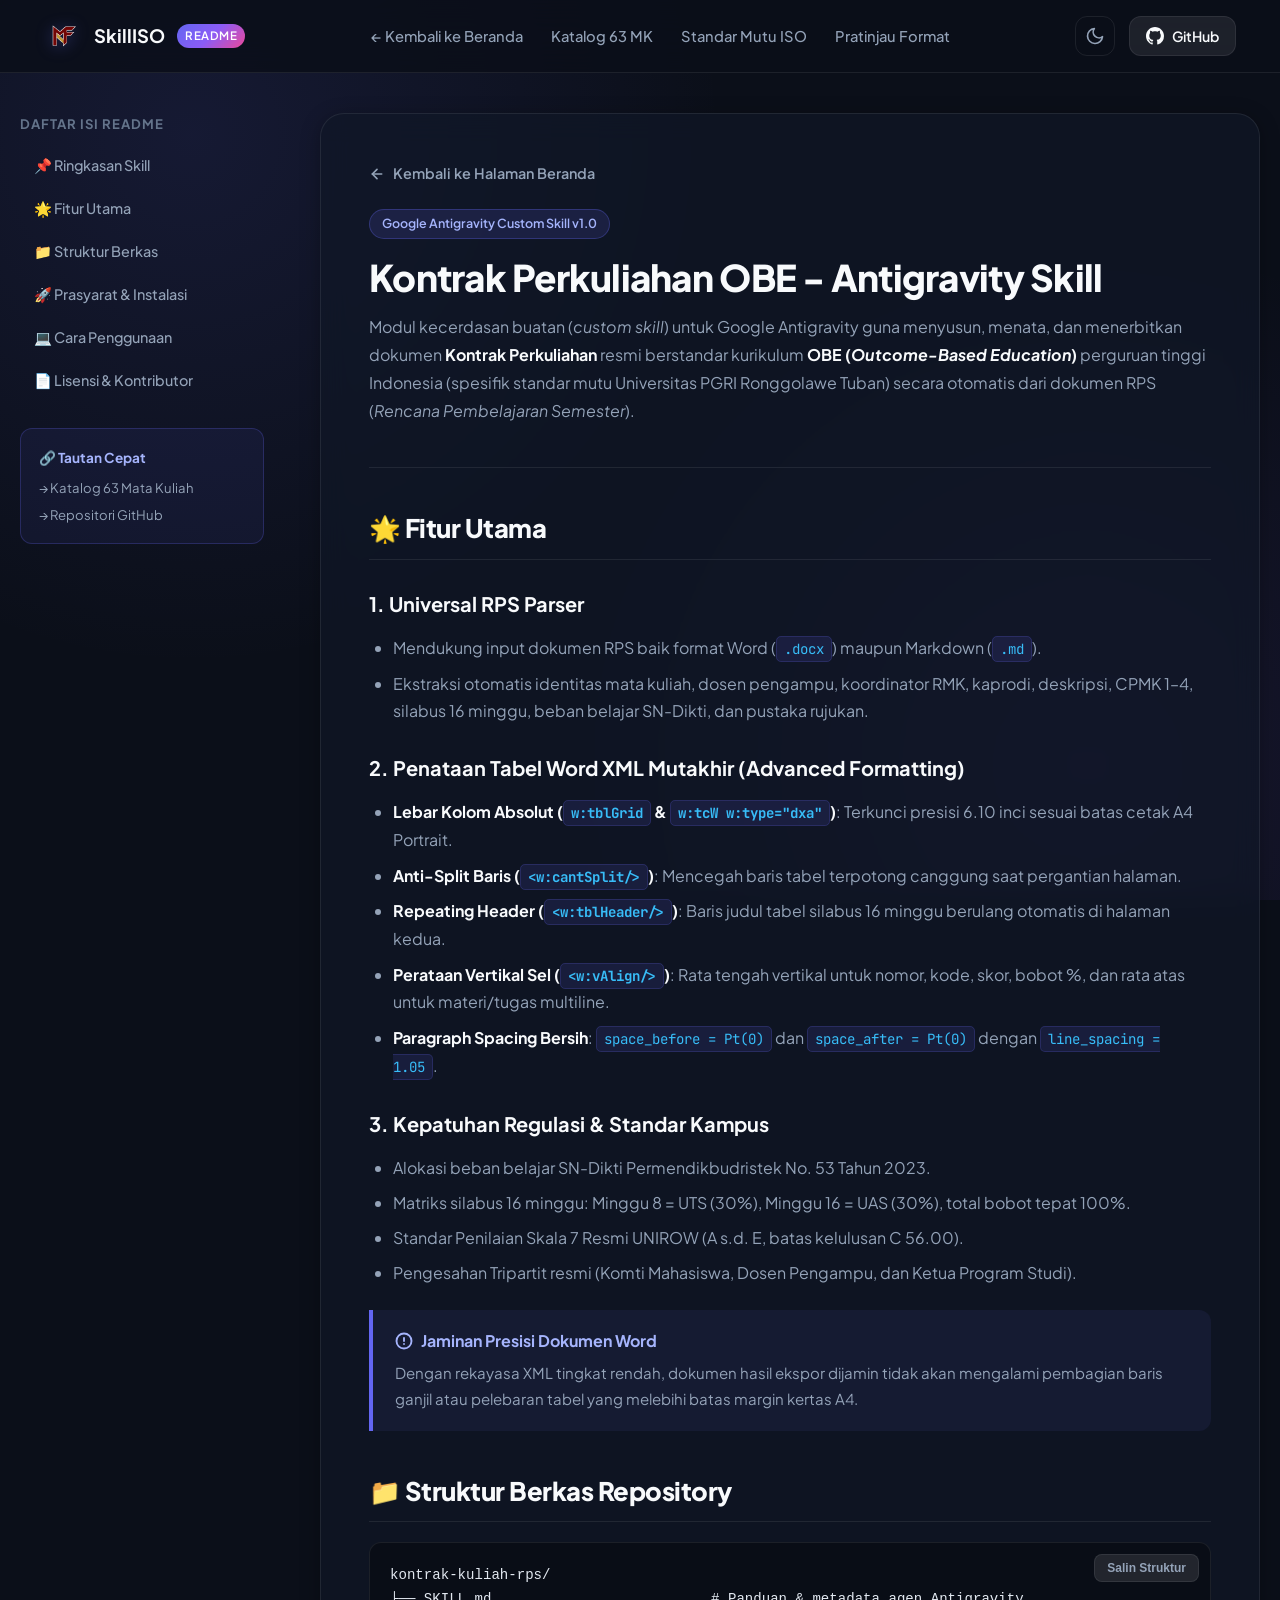
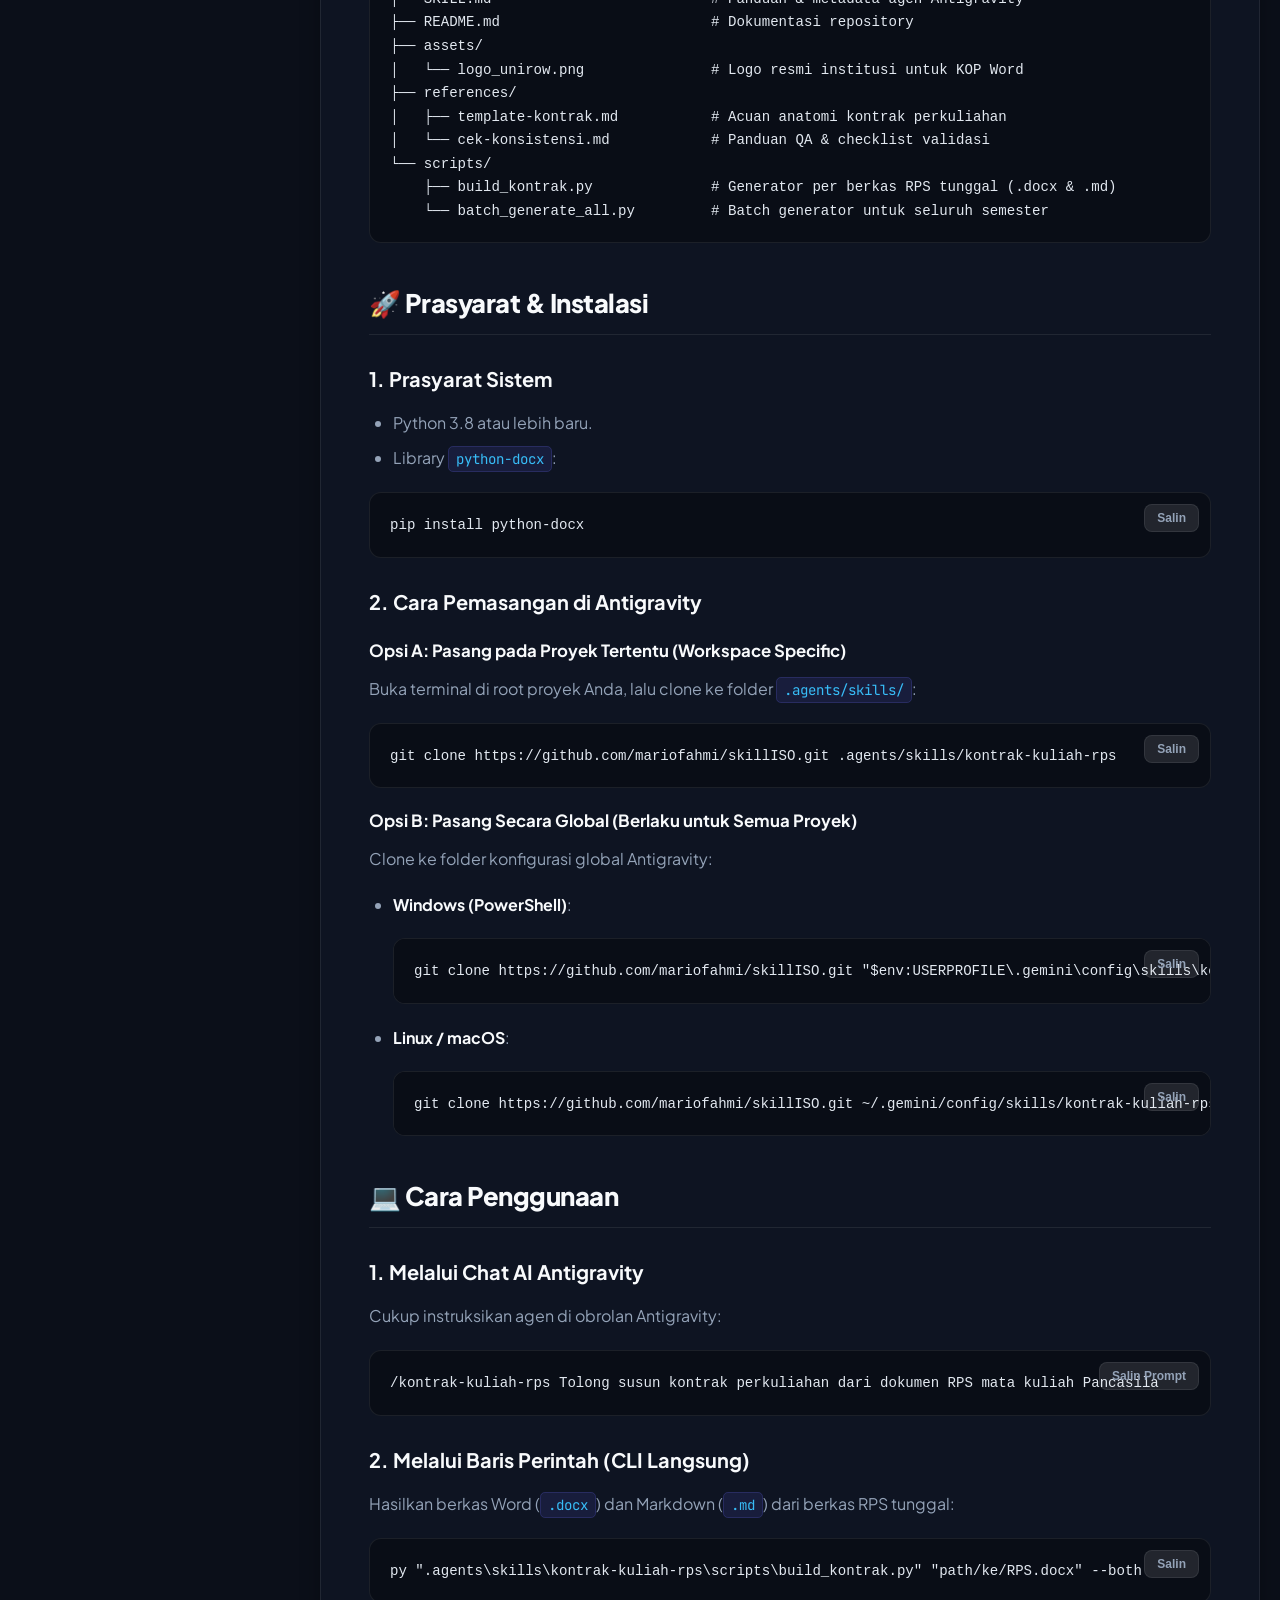
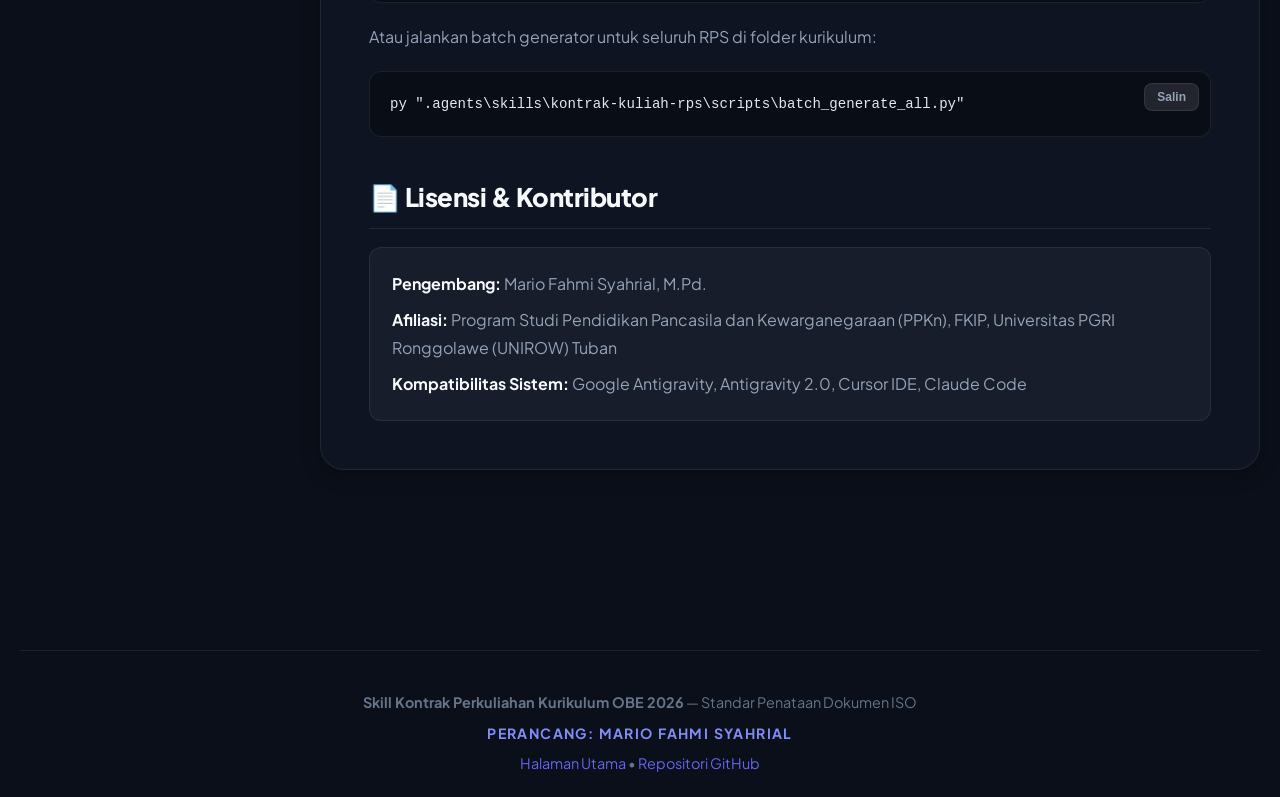
<file: readme.html>
<!DOCTYPE html>
<html lang="id" data-theme="dark">
<head>
  <link rel="icon" type="image/png" href="assets/logo_mf.png">
  <meta charset="UTF-8">
  <meta name="viewport" content="width=device-width, initial-scale=1.0">
  <title>README - Dokumentasi Skill Kontrak Perkuliahan OBE | Standar ISO</title>
  <meta name="description" content="Dokumentasi resmi README Skill Kontrak Perkuliahan OBE Kurikulum 2026 berstandar ISO UNIROW Tuban untuk Google Antigravity.">
  
  <!-- Google Fonts -->
  <link rel="preconnect" href="https://fonts.googleapis.com">
  <link rel="preconnect" href="https://fonts.gstatic.com" crossorigin>
  <link href="https://fonts.googleapis.com/css2?family=JetBrains+Mono:wght@400;500;600&family=Plus+Jakarta+Sans:wght@400;500;600;700;800&display=swap" rel="stylesheet">
  
  <link rel="stylesheet" href="style.css">
  <style>
    /* Docs Layout */
    .docs-layout {
      display: grid;
      grid-template-columns: 260px minmax(0, 1fr);
      gap: 40px;
      padding: 40px 0 80px;
    }

    .docs-sidebar {
      position: sticky;
      top: 100px;
      height: fit-content;
      max-height: calc(100vh - 120px);
      overflow-y: auto;
      padding-right: 16px;
    }

    .toc-title {
      font-size: 0.82rem;
      font-weight: 700;
      text-transform: uppercase;
      letter-spacing: 1px;
      color: var(--text-muted);
      margin-bottom: 14px;
    }

    .toc-list {
      list-style: none;
      display: flex;
      flex-direction: column;
      gap: 8px;
    }

    .toc-link {
      color: var(--text-secondary);
      text-decoration: none;
      font-size: 0.9rem;
      font-weight: 500;
      padding: 6px 12px;
      border-radius: var(--radius-sm);
      transition: var(--transition);
      display: block;
      border-left: 2px solid transparent;
    }

    .toc-link:hover, .toc-link.active {
      color: var(--accent-primary);
      background: rgba(99, 102, 241, 0.08);
      border-left-color: var(--accent-primary);
    }

    /* Article Content */
    .docs-article {
      background: var(--bg-card);
      border: 1px solid var(--border-color);
      border-radius: var(--radius-xl);
      padding: 48px;
      backdrop-filter: blur(14px);
      box-shadow: var(--shadow-md);
    }

    .docs-header {
      border-bottom: 1px solid var(--border-color);
      padding-bottom: 24px;
      margin-bottom: 36px;
    }

    .docs-badge {
      display: inline-flex;
      align-items: center;
      gap: 6px;
      background: rgba(99, 102, 241, 0.15);
      color: #a5b4fc;
      border: 1px solid rgba(99, 102, 241, 0.3);
      padding: 4px 12px;
      border-radius: 999px;
      font-size: 0.78rem;
      font-weight: 600;
      margin-bottom: 16px;
    }

    .docs-title {
      font-size: 2.3rem;
      font-weight: 800;
      letter-spacing: -0.02em;
      line-height: 1.2;
      margin-bottom: 14px;
    }

    .docs-lead {
      font-size: 1.12rem;
      color: var(--text-secondary);
      line-height: 1.7;
    }

    /* Markdown Typography */
    .markdown-body h2 {
      font-size: 1.6rem;
      font-weight: 800;
      letter-spacing: -0.02em;
      margin: 40px 0 18px;
      padding-bottom: 10px;
      border-bottom: 1px solid var(--border-color);
      display: flex;
      align-items: center;
      gap: 10px;
    }

    .markdown-body h3 {
      font-size: 1.25rem;
      font-weight: 700;
      margin: 28px 0 14px;
      color: var(--text-primary);
    }

    .markdown-body h4 {
      font-size: 1.05rem;
      font-weight: 700;
      margin: 20px 0 10px;
    }

    .markdown-body p {
      font-size: 1rem;
      color: var(--text-secondary);
      line-height: 1.75;
      margin-bottom: 18px;
    }

    .markdown-body ul, .markdown-body ol {
      padding-left: 24px;
      margin-bottom: 20px;
      color: var(--text-secondary);
    }

    .markdown-body li {
      margin-bottom: 8px;
      line-height: 1.7;
    }

    .markdown-body strong {
      color: var(--text-primary);
    }

    .markdown-body code:not(pre code) {
      font-family: var(--font-mono);
      background: rgba(99, 102, 241, 0.12);
      color: #38bdf8;
      padding: 3px 7px;
      border-radius: 5px;
      font-size: 0.88rem;
      border: 1px solid rgba(99, 102, 241, 0.2);
    }

    .code-wrapper {
      position: relative;
      margin: 20px 0;
    }

    .code-wrapper pre {
      background: #090d16;
      border: 1px solid var(--border-color);
      border-radius: var(--radius-md);
      padding: 20px;
      overflow-x: auto;
      font-family: var(--font-mono);
      font-size: 0.88rem;
      color: #e2e8f0;
      line-height: 1.6;
    }

    .btn-code-copy {
      position: absolute;
      top: 12px;
      right: 12px;
      background: rgba(255, 255, 255, 0.1);
      border: 1px solid var(--border-color);
      color: var(--text-secondary);
      padding: 6px 12px;
      border-radius: var(--radius-sm);
      font-size: 0.75rem;
      font-weight: 600;
      cursor: pointer;
      transition: var(--transition);
      display: inline-flex;
      align-items: center;
      gap: 6px;
    }

    .btn-code-copy:hover {
      background: var(--accent-primary);
      color: #ffffff;
      border-color: var(--accent-primary);
    }

    /* Callout Alert */
    .callout {
      background: rgba(99, 102, 241, 0.08);
      border-left: 4px solid var(--accent-primary);
      border-radius: 0 var(--radius-md) var(--radius-md) 0;
      padding: 18px 22px;
      margin: 24px 0;
    }

    .callout-title {
      font-weight: 700;
      color: #a5b4fc;
      margin-bottom: 6px;
      display: flex;
      align-items: center;
      gap: 8px;
    }

    .callout p {
      margin: 0;
      font-size: 0.94rem;
      color: var(--text-secondary);
    }

    /* Back Link Button */
    .btn-back {
      display: inline-flex;
      align-items: center;
      gap: 8px;
      color: var(--text-secondary);
      text-decoration: none;
      font-size: 0.9rem;
      font-weight: 600;
      margin-bottom: 24px;
      transition: var(--transition);
    }

    .btn-back:hover {
      color: var(--accent-primary);
      transform: translateX(-4px);
    }

    @media (max-width: 900px) {
      .docs-layout {
        grid-template-columns: 1fr;
      }
      .docs-sidebar {
        display: none;
      }
      .docs-article {
        padding: 24px;
      }
      .docs-title {
        font-size: 1.8rem;
      }
    }
  </style>
</head>
<body>

  <!-- Navigation Bar -->
  <nav class="navbar">
    <div class="container nav-container">
      <a href="index.html" class="brand">
        <img src="assets/logo_mf.png" alt="Logo MF" class="brand-logo" onerror="this.style.display='none'">
        <span>SkillISO</span>
        <span class="brand-badge">README</span>
      </a>

      <ul class="nav-links">
        <li><a href="index.html">← Kembali ke Beranda</a></li>
        <li><a href="index.html#katalog">Katalog 63 MK</a></li>
        <li><a href="index.html#standar-iso">Standar Mutu ISO</a></li>
        <li><a href="index.html#pratinjau">Pratinjau Format</a></li>
      </ul>

      <div class="nav-actions">
        <button id="themeToggle" class="btn-icon" aria-label="Toggle Theme" type="button">
          <!-- Moon Icon SVG -->
          <svg width="20" height="20" viewBox="0 0 24 24" fill="none" stroke="currentColor" stroke-width="2" stroke-linecap="round" stroke-linejoin="round"><path d="M21 12.79A9 9 0 1 1 11.21 3 7 7 0 0 0 21 12.79z"></path></svg>
        </button>
        <a href="https://github.com/mariofahmi/skillISO" target="_blank" rel="noopener noreferrer" class="btn-github">
          <svg width="18" height="18" viewBox="0 0 24 24" fill="currentColor"><path d="M12 0C5.37 0 0 5.37 0 12c0 5.31 3.435 9.795 8.205 11.385.6.105.825-.255.825-.57 0-.285-.015-1.23-.015-2.235-3.015.555-3.795-.735-4.035-1.41-.135-.345-.72-1.41-1.23-1.695-.42-.225-1.02-.78-.015-.795.945-.015 1.62.87 1.845 1.23 1.08 1.815 2.805 1.305 3.495.99.105-.78.42-1.305.765-1.605-2.67-.3-5.46-1.335-5.46-5.925 0-1.305.465-2.385 1.23-3.225-.12-.3-.54-1.53.12-3.18 0 0 1.005-.315 3.3 1.23.96-.27 1.98-.405 3-.405s2.04.135 3 .405c2.295-1.56 3.3-1.23 3.3-1.23.66 1.65.24 2.88.12 3.18.765.84 1.23 1.905 1.23 3.225 0 4.605-2.805 5.625-5.475 5.925.435.375.81 1.095.81 2.22 0 1.605-.015 2.895-.015 3.3 0 .315.225.69.825.57A12.02 12.02 0 0024 12c0-6.63-5.37-12-12-12z"/></svg>
          <span>GitHub</span>
        </a>
      </div>
    </div>
  </nav>

  <!-- Main Layout -->
  <main class="container docs-layout">
    <!-- Sidebar TOC -->
    <aside class="docs-sidebar">
      <div class="toc-title">Daftar Isi README</div>
      <ul class="toc-list">
        <li><a href="#ringkasan" class="toc-link">📌 Ringkasan Skill</a></li>
        <li><a href="#fitur-utama" class="toc-link">🌟 Fitur Utama</a></li>
        <li><a href="#struktur-berkas" class="toc-link">📁 Struktur Berkas</a></li>
        <li><a href="#prasyarat-instalasi" class="toc-link">🚀 Prasyarat & Instalasi</a></li>
        <li><a href="#cara-penggunaan" class="toc-link">💻 Cara Penggunaan</a></li>
        <li><a href="#lisensi-kontributor" class="toc-link">📄 Lisensi & Kontributor</a></li>
      </ul>

      <div style="margin-top: 30px; padding: 18px; background: rgba(99, 102, 241, 0.08); border: 1px solid var(--border-glow); border-radius: var(--radius-md);">
        <h5 style="font-size: 0.85rem; font-weight: 700; margin-bottom: 8px; color: #a5b4fc;">🔗 Tautan Cepat</h5>
        <a href="index.html#katalog" style="display: block; font-size: 0.82rem; color: var(--text-secondary); text-decoration: none; margin-bottom: 6px;">→ Katalog 63 Mata Kuliah</a>
        <a href="https://github.com/mariofahmi/skillISO" target="_blank" style="display: block; font-size: 0.82rem; color: var(--text-secondary); text-decoration: none;">→ Repositori GitHub</a>
      </div>
    </aside>

    <!-- Content Article -->
    <article class="docs-article markdown-body">
      <a href="index.html" class="btn-back">
        <svg width="16" height="16" viewBox="0 0 24 24" fill="none" stroke="currentColor" stroke-width="2.5" stroke-linecap="round" stroke-linejoin="round"><line x1="19" y1="12" x2="5" y2="12"></line><polyline points="12 19 5 12 12 5"></polyline></svg>
        Kembali ke Halaman Beranda
      </a>

      <!-- Header Section -->
      <header id="ringkasan" class="docs-header">
        <div class="docs-badge">
          <span>Google Antigravity Custom Skill v1.0</span>
        </div>
        <h1 class="docs-title">Kontrak Perkuliahan OBE - Antigravity Skill</h1>
        <p class="docs-lead">
          Modul kecerdasan buatan (<em>custom skill</em>) untuk Google Antigravity guna menyusun, menata, dan menerbitkan dokumen 
          <strong>Kontrak Perkuliahan</strong> resmi berstandar kurikulum <strong>OBE (<em>Outcome-Based Education</em>)</strong> 
          perguruan tinggi Indonesia (spesifik standar mutu Universitas PGRI Ronggolawe Tuban) secara otomatis dari dokumen RPS (<em>Rencana Pembelajaran Semester</em>).
        </p>
      </header>

      <!-- Section: Fitur Utama -->
      <section id="fitur-utama">
        <h2>🌟 Fitur Utama</h2>

        <h3>1. Universal RPS Parser</h3>
        <ul>
          <li>Mendukung input dokumen RPS baik format Word (<code>.docx</code>) maupun Markdown (<code>.md</code>).</li>
          <li>Ekstraksi otomatis identitas mata kuliah, dosen pengampu, koordinator RMK, kaprodi, deskripsi, CPMK 1–4, silabus 16 minggu, beban belajar SN-Dikti, dan pustaka rujukan.</li>
        </ul>

        <h3>2. Penataan Tabel Word XML Mutakhir (Advanced Formatting)</h3>
        <ul>
          <li><strong>Lebar Kolom Absolut (<code>w:tblGrid</code> & <code>w:tcW w:type="dxa"</code>)</strong>: Terkunci presisi 6.10 inci sesuai batas cetak A4 Portrait.</li>
          <li><strong>Anti-Split Baris (<code>&lt;w:cantSplit/&gt;</code>)</strong>: Mencegah baris tabel terpotong canggung saat pergantian halaman.</li>
          <li><strong>Repeating Header (<code>&lt;w:tblHeader/&gt;</code>)</strong>: Baris judul tabel silabus 16 minggu berulang otomatis di halaman kedua.</li>
          <li><strong>Perataan Vertikal Sel (<code>&lt;w:vAlign/&gt;</code>)</strong>: Rata tengah vertikal untuk nomor, kode, skor, bobot %, dan rata atas untuk materi/tugas multiline.</li>
          <li><strong>Paragraph Spacing Bersih</strong>: <code>space_before = Pt(0)</code> dan <code>space_after = Pt(0)</code> dengan <code>line_spacing = 1.05</code>.</li>
        </ul>

        <h3>3. Kepatuhan Regulasi & Standar Kampus</h3>
        <ul>
          <li>Alokasi beban belajar SN-Dikti Permendikbudristek No. 53 Tahun 2023.</li>
          <li>Matriks silabus 16 minggu: Minggu 8 = UTS (30%), Minggu 16 = UAS (30%), total bobot tepat 100%.</li>
          <li>Standar Penilaian Skala 7 Resmi UNIROW (A s.d. E, batas kelulusan C 56.00).</li>
          <li>Pengesahan Tripartit resmi (Komti Mahasiswa, Dosen Pengampu, dan Ketua Program Studi).</li>
        </ul>

        <div class="callout">
          <div class="callout-title">
            <svg width="18" height="18" viewBox="0 0 24 24" fill="none" stroke="currentColor" stroke-width="2.5" stroke-linecap="round" stroke-linejoin="round"><circle cx="12" cy="12" r="10"></circle><line x1="12" y1="8" x2="12" y2="12"></line><line x1="12" y1="16" x2="12.01" y2="16"></line></svg>
            Jaminan Presisi Dokumen Word
          </div>
          <p>
            Dengan rekayasa XML tingkat rendah, dokumen hasil ekspor dijamin tidak akan mengalami pembagian baris ganjil atau pelebaran tabel yang melebihi batas margin kertas A4.
          </p>
        </div>
      </section>

      <!-- Section: Struktur Berkas -->
      <section id="struktur-berkas">
        <h2>📁 Struktur Berkas Repository</h2>
        <div class="code-wrapper">
          <button class="btn-code-copy" onclick="copyToClipboard(this.nextElementSibling.innerText, this)">Salin Struktur</button>
<pre><code>kontrak-kuliah-rps/
├── SKILL.md                          # Panduan & metadata agen Antigravity
├── README.md                         # Dokumentasi repository
├── assets/
│   └── logo_unirow.png               # Logo resmi institusi untuk KOP Word
├── references/
│   ├── template-kontrak.md           # Acuan anatomi kontrak perkuliahan
│   └── cek-konsistensi.md            # Panduan QA & checklist validasi
└── scripts/
    ├── build_kontrak.py              # Generator per berkas RPS tunggal (.docx & .md)
    └── batch_generate_all.py         # Batch generator untuk seluruh semester</code></pre>
        </div>
      </section>

      <!-- Section: Prasyarat & Instalasi -->
      <section id="prasyarat-instalasi">
        <h2>🚀 Prasyarat & Instalasi</h2>

        <h3>1. Prasyarat Sistem</h3>
        <ul>
          <li>Python 3.8 atau lebih baru.</li>
          <li>Library <code>python-docx</code>:</li>
        </ul>
        <div class="code-wrapper">
          <button class="btn-code-copy" onclick="copyToClipboard('pip install python-docx', this)">Salin</button>
<pre><code>pip install python-docx</code></pre>
        </div>

        <h3>2. Cara Pemasangan di Antigravity</h3>

        <h4>Opsi A: Pasang pada Proyek Tertentu (Workspace Specific)</h4>
        <p>Buka terminal di root proyek Anda, lalu clone ke folder <code>.agents/skills/</code>:</p>
        <div class="code-wrapper">
          <button class="btn-code-copy" onclick="copyToClipboard('git clone https://github.com/mariofahmi/skillISO.git .agents/skills/kontrak-kuliah-rps', this)">Salin</button>
<pre><code>git clone https://github.com/mariofahmi/skillISO.git .agents/skills/kontrak-kuliah-rps</code></pre>
        </div>

        <h4>Opsi B: Pasang Secara Global (Berlaku untuk Semua Proyek)</h4>
        <p>Clone ke folder konfigurasi global Antigravity:</p>
        <ul>
          <li>
            <strong>Windows (PowerShell)</strong>:
            <div class="code-wrapper">
              <button class="btn-code-copy" onclick="copyToClipboard('git clone https://github.com/mariofahmi/skillISO.git \"$env:USERPROFILE\\.gemini\\config\\skills\\kontrak-kuliah-rps\"', this)">Salin</button>
<pre><code>git clone https://github.com/mariofahmi/skillISO.git "$env:USERPROFILE\.gemini\config\skills\kontrak-kuliah-rps"</code></pre>
            </div>
          </li>
          <li>
            <strong>Linux / macOS</strong>:
            <div class="code-wrapper">
              <button class="btn-code-copy" onclick="copyToClipboard('git clone https://github.com/mariofahmi/skillISO.git ~/.gemini/config/skills/kontrak-kuliah-rps', this)">Salin</button>
<pre><code>git clone https://github.com/mariofahmi/skillISO.git ~/.gemini/config/skills/kontrak-kuliah-rps</code></pre>
            </div>
          </li>
        </ul>
      </section>

      <!-- Section: Cara Penggunaan -->
      <section id="cara-penggunaan">
        <h2>💻 Cara Penggunaan</h2>

        <h3>1. Melalui Chat AI Antigravity</h3>
        <p>Cukup instruksikan agen di obrolan Antigravity:</p>
        <div class="code-wrapper">
          <button class="btn-code-copy" onclick="copyToClipboard('/kontrak-kuliah-rps Tolong susun kontrak perkuliahan dari dokumen RPS mata kuliah Pancasila', this)">Salin Prompt</button>
<pre><code>/kontrak-kuliah-rps Tolong susun kontrak perkuliahan dari dokumen RPS mata kuliah Pancasila</code></pre>
        </div>

        <h3>2. Melalui Baris Perintah (CLI Langsung)</h3>
        <p>Hasilkan berkas Word (<code>.docx</code>) dan Markdown (<code>.md</code>) dari berkas RPS tunggal:</p>
        <div class="code-wrapper">
          <button class="btn-code-copy" onclick="copyToClipboard('py \".agents\\skills\\kontrak-kuliah-rps\\scripts\\build_kontrak.py\" \"path/ke/RPS.docx\" --both', this)">Salin</button>
<pre><code>py ".agents\skills\kontrak-kuliah-rps\scripts\build_kontrak.py" "path/ke/RPS.docx" --both</code></pre>
        </div>

        <p>Atau jalankan batch generator untuk seluruh RPS di folder kurikulum:</p>
        <div class="code-wrapper">
          <button class="btn-code-copy" onclick="copyToClipboard('py \".agents\\skills\\kontrak-kuliah-rps\\scripts\\batch_generate_all.py\"', this)">Salin</button>
<pre><code>py ".agents\skills\kontrak-kuliah-rps\scripts\batch_generate_all.py"</code></pre>
        </div>
      </section>

      <!-- Section: Lisensi & Kontributor -->
      <section id="lisensi-kontributor">
        <h2>📄 Lisensi & Kontributor</h2>
        <div style="background: rgba(255, 255, 255, 0.04); border: 1px solid var(--border-color); border-radius: var(--radius-md); padding: 22px;">
          <p style="margin-bottom: 8px;">
            <strong>Pengembang:</strong> Mario Fahmi Syahrial, M.Pd.
          </p>
          <p style="margin-bottom: 8px;">
            <strong>Afiliasi:</strong> Program Studi Pendidikan Pancasila dan Kewarganegaraan (PPKn), FKIP, Universitas PGRI Ronggolawe (UNIROW) Tuban
          </p>
          <p style="margin-bottom: 0;">
            <strong>Kompatibilitas Sistem:</strong> Google Antigravity, Antigravity 2.0, Cursor IDE, Claude Code
          </p>
        </div>
      </section>
    </article>
  </main>

  <!-- Footer -->
  <footer class="footer container">
    <p style="margin-bottom: 8px;">
      <strong>Skill Kontrak Perkuliahan Kurikulum OBE 2026</strong> — Standar Penataan Dokumen ISO
    </p>
    <p style="font-size: 0.88rem; font-weight: 700; letter-spacing: 0.1em; color: #818cf8; margin-bottom: 8px; text-transform: uppercase;">
      PERANCANG: MARIO FAHMI SYAHRIAL
    </p>
    <p>
      <a href="index.html">Halaman Utama</a> • 
      <a href="https://github.com/mariofahmi/skillISO" target="_blank" rel="noopener noreferrer">Repositori GitHub</a>
    </p>
  </footer>

  <script src="app.js"></script>
</body>
</html>
</file>
<file: style.css>
﻿/* ==========================================================================
   SKILL KONTRAK PERKULIAHAN OBE - MODERN DESIGN SYSTEM
   Universitas PGRI Ronggolawe (UNIROW) Tuban
   ========================================================================== */

:root {
  --font-sans: 'Plus Jakarta Sans', 'Inter', -apple-system, BlinkMacSystemFont, 'Segoe UI', Roboto, sans-serif;
  --font-mono: 'JetBrains Mono', 'Fira Code', Consolas, monospace;
  
  /* Color Palette - Executive Dark */
  --bg-primary: #0b0f19;
  --bg-secondary: #111827;
  --bg-card: rgba(17, 24, 39, 0.7);
  --bg-card-hover: rgba(30, 41, 59, 0.8);
  --border-color: rgba(255, 255, 255, 0.08);
  --border-glow: rgba(99, 102, 241, 0.25);
  
  --text-primary: #f8fafc;
  --text-secondary: #94a3b8;
  --text-muted: #64748b;
  
  --accent-primary: #6366f1;
  --accent-secondary: #8b5cf6;
  --accent-gradient: linear-gradient(135deg, #6366f1 0%, #8b5cf6 50%, #ec4899 100%);
  --accent-glow: rgba(99, 102, 241, 0.35);
  
  --success: #10b981;
  --success-glow: rgba(16, 185, 129, 0.2);
  --warning: #f59e0b;
  --info: #06b6d4;
  
  --radius-sm: 8px;
  --radius-md: 12px;
  --radius-lg: 18px;
  --radius-xl: 24px;
  
  --shadow-sm: 0 2px 4px rgba(0, 0, 0, 0.2);
  --shadow-md: 0 4px 20px rgba(0, 0, 0, 0.3);
  --shadow-lg: 0 10px 30px rgba(0, 0, 0, 0.45);
  --shadow-glow: 0 0 25px var(--accent-glow);
  
  --transition: all 0.25s cubic-bezier(0.16, 1, 0.3, 1);
}

[data-theme="light"] {
  --bg-primary: #f8fafc;
  --bg-secondary: #ffffff;
  --bg-card: rgba(255, 255, 255, 0.85);
  --bg-card-hover: rgba(255, 255, 255, 1);
  --border-color: rgba(226, 232, 240, 0.9);
  --border-glow: rgba(99, 102, 241, 0.3);
  
  --text-primary: #0f172a;
  --text-secondary: #475569;
  --text-muted: #94a3b8;
  
  --accent-glow: rgba(99, 102, 241, 0.15);
  --shadow-md: 0 4px 20px rgba(0, 0, 0, 0.06);
  --shadow-lg: 0 10px 30px rgba(0, 0, 0, 0.1);
}

*, *::before, *::after {
  box-sizing: border-box;
  margin: 0;
  padding: 0;
}

body {
  font-family: var(--font-sans);
  background-color: var(--bg-primary);
  color: var(--text-primary);
  line-height: 1.6;
  overflow-x: hidden;
  transition: background-color 0.3s ease, color 0.3s ease;
  background-image: 
    radial-gradient(circle at 15% 15%, rgba(99, 102, 241, 0.12) 0%, transparent 40%),
    radial-gradient(circle at 85% 85%, rgba(139, 92, 246, 0.1) 0%, transparent 40%);
  background-attachment: fixed;
}

/* Glassmorphism utility */
.glass-panel {
  background: var(--bg-card);
  backdrop-filter: blur(14px);
  -webkit-backdrop-filter: blur(14px);
  border: 1px solid var(--border-color);
  border-radius: var(--radius-lg);
}

/* Container */
.container {
  max-width: 1240px;
  margin: 0 auto;
  padding: 0 24px;
}

/* Navigation Header */
.navbar {
  position: sticky;
  top: 0;
  z-index: 100;
  background: rgba(11, 15, 25, 0.85);
  backdrop-filter: blur(16px);
  -webkit-backdrop-filter: blur(16px);
  border-bottom: 1px solid var(--border-color);
  transition: var(--transition);
}

[data-theme="light"] .navbar {
  background: rgba(248, 250, 252, 0.85);
}

.nav-container {
  display: flex;
  align-items: center;
  justify-content: space-between;
  height: 72px;
}

.brand {
  display: flex;
  align-items: center;
  gap: 12px;
  text-decoration: none;
  color: var(--text-primary);
  font-weight: 700;
  font-size: 1.15rem;
}

.brand-logo {
  width: 38px;
  height: 38px;
  object-fit: contain;
  filter: drop-shadow(0 2px 8px rgba(99, 102, 241, 0.3));
}

.brand-badge {
  background: var(--accent-gradient);
  color: #ffffff;
  font-size: 0.72rem;
  padding: 3px 8px;
  border-radius: 999px;
  font-weight: 600;
  letter-spacing: 0.5px;
}

.nav-links {
  display: flex;
  align-items: center;
  gap: 28px;
  list-style: none;
}

.nav-links a {
  text-decoration: none;
  color: var(--text-secondary);
  font-size: 0.92rem;
  font-weight: 500;
  transition: var(--transition);
}

.nav-links a:hover {
  color: var(--accent-primary);
}

.nav-actions {
  display: flex;
  align-items: center;
  gap: 14px;
}

.btn-icon {
  background: transparent;
  border: 1px solid var(--border-color);
  color: var(--text-secondary);
  width: 40px;
  height: 40px;
  border-radius: var(--radius-md);
  display: inline-flex;
  align-items: center;
  justify-content: center;
  cursor: pointer;
  transition: var(--transition);
}

.btn-icon:hover {
  color: var(--text-primary);
  border-color: var(--accent-primary);
  background: rgba(99, 102, 241, 0.1);
}

.btn-github {
  display: inline-flex;
  align-items: center;
  gap: 8px;
  background: rgba(255, 255, 255, 0.08);
  border: 1px solid var(--border-color);
  color: var(--text-primary);
  padding: 8px 16px;
  border-radius: var(--radius-md);
  text-decoration: none;
  font-size: 0.88rem;
  font-weight: 600;
  transition: var(--transition);
}

.btn-github:hover {
  background: var(--accent-primary);
  color: #ffffff;
  border-color: var(--accent-primary);
  box-shadow: var(--shadow-glow);
}

/* Hero Section */
.hero {
  padding: 80px 0 50px;
  text-align: center;
  position: relative;
}

.hero-pill {
  display: inline-flex;
  align-items: center;
  gap: 8px;
  padding: 6px 16px;
  background: rgba(99, 102, 241, 0.12);
  border: 1px solid var(--border-glow);
  border-radius: 999px;
  font-size: 0.82rem;
  font-weight: 600;
  color: #a5b4fc;
  margin-bottom: 24px;
  box-shadow: 0 0 15px rgba(99, 102, 241, 0.15);
}

.hero-pill-dot {
  width: 8px;
  height: 8px;
  background: var(--success);
  border-radius: 50%;
  box-shadow: 0 0 8px var(--success);
}

.hero-title {
  font-size: clamp(2.4rem, 5vw, 3.8rem);
  font-weight: 800;
  letter-spacing: -0.03em;
  line-height: 1.15;
  margin-bottom: 20px;
}

.gradient-text {
  background: var(--accent-gradient);
  -webkit-background-clip: text;
  -webkit-text-fill-color: transparent;
}

.hero-desc {
  font-size: 1.15rem;
  color: var(--text-secondary);
  max-width: 780px;
  margin: 0 auto 36px;
}

/* Quick Install Box */
.install-card {
  max-width: 680px;
  margin: 0 auto 40px;
  background: rgba(17, 24, 39, 0.9);
  border: 1px solid var(--border-color);
  border-radius: var(--radius-md);
  padding: 6px 8px 6px 16px;
  display: flex;
  align-items: center;
  justify-content: space-between;
  box-shadow: var(--shadow-md);
  transition: var(--transition);
}

.install-card:hover {
  border-color: var(--accent-primary);
  box-shadow: var(--shadow-glow);
}

.install-cmd {
  font-family: var(--font-mono);
  font-size: 0.88rem;
  color: #38bdf8;
  display: flex;
  align-items: center;
  gap: 10px;
  overflow-x: auto;
  white-space: nowrap;
}

.install-prompt {
  color: #a855f7;
  user-select: none;
}

.btn-copy {
  background: var(--accent-primary);
  color: #ffffff;
  border: none;
  padding: 8px 18px;
  border-radius: var(--radius-sm);
  font-size: 0.84rem;
  font-weight: 600;
  cursor: pointer;
  display: inline-flex;
  align-items: center;
  gap: 6px;
  transition: var(--transition);
  flex-shrink: 0;
}

.btn-copy:hover {
  background: var(--accent-secondary);
  transform: translateY(-1px);
}

.hero-actions {
  display: flex;
  align-items: center;
  justify-content: center;
  gap: 16px;
  flex-wrap: wrap;
}

.btn-primary {
  background: var(--accent-gradient);
  color: #ffffff;
  border: none;
  padding: 13px 26px;
  border-radius: var(--radius-md);
  font-size: 0.95rem;
  font-weight: 600;
  text-decoration: none;
  cursor: pointer;
  display: inline-flex;
  align-items: center;
  gap: 8px;
  box-shadow: 0 4px 15px rgba(99, 102, 241, 0.4);
  transition: var(--transition);
}

.btn-primary:hover {
  transform: translateY(-2px);
  box-shadow: 0 8px 25px rgba(99, 102, 241, 0.6);
}

.btn-secondary {
  background: rgba(255, 255, 255, 0.05);
  border: 1px solid var(--border-color);
  color: var(--text-primary);
  padding: 13px 24px;
  border-radius: var(--radius-md);
  font-size: 0.95rem;
  font-weight: 600;
  text-decoration: none;
  display: inline-flex;
  align-items: center;
  gap: 8px;
  transition: var(--transition);
}

.btn-secondary:hover {
  background: rgba(255, 255, 255, 0.1);
  border-color: var(--text-muted);
}

/* Stats Section */
.stats-grid {
  display: grid;
  grid-template-columns: repeat(auto-fit, minmax(220px, 1fr));
  gap: 20px;
  margin: 50px 0;
}

.stat-card {
  padding: 24px;
  text-align: center;
  border-radius: var(--radius-lg);
  background: var(--bg-card);
  border: 1px solid var(--border-color);
  transition: var(--transition);
}

.stat-card:hover {
  transform: translateY(-3px);
  border-color: var(--border-glow);
  box-shadow: var(--shadow-md);
}

.stat-num {
  font-size: 2.5rem;
  font-weight: 800;
  background: var(--accent-gradient);
  -webkit-background-clip: text;
  -webkit-text-fill-color: transparent;
  line-height: 1.1;
  margin-bottom: 6px;
}

.stat-label {
  font-size: 0.92rem;
  color: var(--text-secondary);
  font-weight: 500;
}

/* Section Header */
.section-head {
  text-align: center;
  max-width: 720px;
  margin: 80px auto 40px;
}

.section-tag {
  color: var(--accent-primary);
  font-weight: 700;
  font-size: 0.85rem;
  text-transform: uppercase;
  letter-spacing: 1px;
  margin-bottom: 8px;
}

.section-title {
  font-size: 2.1rem;
  font-weight: 800;
  letter-spacing: -0.02em;
  margin-bottom: 12px;
}

.section-desc {
  font-size: 1rem;
  color: var(--text-secondary);
}

/* Feature Grid */
.feature-grid {
  display: grid;
  grid-template-columns: repeat(auto-fit, minmax(320px, 1fr));
  gap: 24px;
}

.feature-card {
  padding: 30px;
  border-radius: var(--radius-lg);
  background: var(--bg-card);
  border: 1px solid var(--border-color);
  transition: var(--transition);
  position: relative;
  overflow: hidden;
}

.feature-card::before {
  content: '';
  position: absolute;
  top: 0;
  left: 0;
  width: 100%;
  height: 3px;
  background: var(--accent-gradient);
  opacity: 0;
  transition: var(--transition);
}

.feature-card:hover {
  transform: translateY(-4px);
  border-color: var(--border-glow);
  box-shadow: var(--shadow-lg);
}

.feature-card:hover::before {
  opacity: 1;
}

.feature-icon {
  width: 52px;
  height: 52px;
  background: rgba(99, 102, 241, 0.12);
  border-radius: var(--radius-md);
  display: flex;
  align-items: center;
  justify-content: center;
  font-size: 1.5rem;
  color: var(--accent-primary);
  margin-bottom: 20px;
}

.feature-title {
  font-size: 1.25rem;
  font-weight: 700;
  margin-bottom: 10px;
}

.feature-text {
  font-size: 0.94rem;
  color: var(--text-secondary);
  line-height: 1.6;
}

/* Course Explorer / Catalog */
.explorer-controls {
  display: flex;
  flex-direction: column;
  gap: 20px;
  margin-bottom: 30px;
}

.search-box {
  position: relative;
  max-width: 600px;
  width: 100%;
  margin: 0 auto;
}

.search-input {
  width: 100%;
  background: var(--bg-secondary);
  border: 1px solid var(--border-color);
  color: var(--text-primary);
  padding: 14px 20px 14px 48px;
  border-radius: var(--radius-md);
  font-size: 0.95rem;
  transition: var(--transition);
}

.search-input:focus {
  outline: none;
  border-color: var(--accent-primary);
  box-shadow: 0 0 0 3px rgba(99, 102, 241, 0.2);
}

.search-icon {
  position: absolute;
  left: 18px;
  top: 50%;
  transform: translateY(-50%);
  color: var(--text-muted);
  font-size: 1.1rem;
}

.semester-tabs {
  display: flex;
  align-items: center;
  justify-content: center;
  gap: 8px;
  flex-wrap: wrap;
}

.tab-btn {
  background: rgba(255, 255, 255, 0.05);
  border: 1px solid var(--border-color);
  color: var(--text-secondary);
  padding: 8px 18px;
  border-radius: 999px;
  font-size: 0.88rem;
  font-weight: 600;
  cursor: pointer;
  transition: var(--transition);
}

.tab-btn:hover {
  color: var(--text-primary);
  background: rgba(255, 255, 255, 0.1);
}

.tab-btn.active {
  background: var(--accent-primary);
  color: #ffffff;
  border-color: var(--accent-primary);
  box-shadow: 0 2px 10px rgba(99, 102, 241, 0.4);
}

.course-grid {
  display: grid;
  grid-template-columns: repeat(auto-fill, minmax(360px, 1fr));
  gap: 20px;
}

.course-card {
  background: var(--bg-card);
  border: 1px solid var(--border-color);
  border-radius: var(--radius-lg);
  padding: 22px;
  display: flex;
  flex-direction: column;
  justify-content: space-between;
  transition: var(--transition);
  cursor: pointer;
}

.course-card:hover {
  transform: translateY(-3px);
  border-color: var(--accent-primary);
  box-shadow: var(--shadow-md);
}

.course-header {
  display: flex;
  align-items: flex-start;
  justify-content: space-between;
  gap: 12px;
  margin-bottom: 12px;
}

.course-sem-badge {
  background: rgba(99, 102, 241, 0.15);
  color: #a5b4fc;
  font-size: 0.75rem;
  font-weight: 700;
  padding: 4px 10px;
  border-radius: 999px;
  border: 1px solid rgba(99, 102, 241, 0.3);
}

.course-code {
  font-family: var(--font-mono);
  font-size: 0.82rem;
  color: var(--text-muted);
}

.course-title {
  font-size: 1.1rem;
  font-weight: 700;
  margin-bottom: 14px;
  line-height: 1.35;
}

.course-meta {
  display: grid;
  grid-template-columns: repeat(3, 1fr);
  gap: 8px;
  padding: 10px 0;
  border-top: 1px solid var(--border-color);
  border-bottom: 1px solid var(--border-color);
  margin-bottom: 16px;
  text-align: center;
}

.meta-item-val {
  font-weight: 700;
  font-size: 0.98rem;
  color: var(--text-primary);
}

.meta-item-lbl {
  font-size: 0.72rem;
  color: var(--text-muted);
  text-transform: uppercase;
  letter-spacing: 0.5px;
}

.course-eval-bar {
  display: flex;
  align-items: center;
  justify-content: space-between;
  font-size: 0.78rem;
  color: var(--text-secondary);
}

.course-status-tag {
  display: inline-flex;
  align-items: center;
  gap: 5px;
  color: var(--success);
  font-weight: 600;
}

.btn-card-action {
  background: transparent;
  color: var(--accent-primary);
  border: none;
  font-weight: 600;
  font-size: 0.85rem;
  display: inline-flex;
  align-items: center;
  gap: 4px;
  cursor: pointer;
}

/* Modal Popup */
.modal-overlay {
  position: fixed;
  top: 0;
  left: 0;
  width: 100vw;
  height: 100vh;
  background: rgba(0, 0, 0, 0.75);
  backdrop-filter: blur(8px);
  z-index: 1000;
  display: flex;
  align-items: center;
  justify-content: center;
  padding: 20px;
  opacity: 0;
  pointer-events: none;
  transition: opacity 0.25s ease;
}

.modal-overlay.active {
  opacity: 1;
  pointer-events: auto;
}

.modal-content {
  background: var(--bg-secondary);
  border: 1px solid var(--border-color);
  border-radius: var(--radius-xl);
  max-width: 820px;
  width: 100%;
  max-height: 85vh;
  overflow-y: auto;
  padding: 32px;
  position: relative;
  box-shadow: var(--shadow-lg);
}

.modal-close {
  position: absolute;
  top: 20px;
  right: 20px;
  background: rgba(255, 255, 255, 0.08);
  border: none;
  color: var(--text-secondary);
  width: 36px;
  height: 36px;
  border-radius: 50%;
  cursor: pointer;
  display: flex;
  align-items: center;
  justify-content: center;
  font-size: 1.1rem;
  transition: var(--transition);
}

.modal-close:hover {
  background: rgba(239, 68, 68, 0.2);
  color: #ef4444;
}

/* Template Live Simulator */
.preview-window {
  background: #ffffff;
  color: #1e293b;
  border-radius: var(--radius-md);
  box-shadow: var(--shadow-lg);
  padding: 40px;
  font-size: 0.92rem;
  max-width: 900px;
  margin: 0 auto;
}

.preview-kop {
  display: flex;
  align-items: center;
  gap: 20px;
  border-bottom: 3px double #0f172a;
  padding-bottom: 16px;
  margin-bottom: 24px;
}

.preview-logo {
  width: 70px;
  height: 70px;
  object-fit: contain;
}

.preview-kop-text {
  text-align: center;
  flex: 1;
}

.preview-kop-text h3 {
  font-size: 1.05rem;
  font-weight: 800;
  text-transform: uppercase;
  margin-bottom: 2px;
}

.preview-kop-text h4 {
  font-size: 0.95rem;
  font-weight: 700;
  margin-bottom: 4px;
}

.preview-kop-text p {
  font-size: 0.75rem;
  color: #475569;
}

.preview-table {
  width: 100%;
  border-collapse: collapse;
  margin: 16px 0;
  font-size: 0.85rem;
}

.preview-table th, .preview-table td {
  border: 1px solid #cbd5e1;
  padding: 8px 12px;
}

.preview-table th {
  background: #f1f5f9;
  font-weight: 700;
  text-align: center;
}

/* AI Guide Tabs */
.guide-tabs {
  display: flex;
  gap: 10px;
  margin-bottom: 20px;
  border-bottom: 1px solid var(--border-color);
  padding-bottom: 10px;
}

.guide-tab-btn {
  background: transparent;
  border: none;
  color: var(--text-secondary);
  font-size: 0.95rem;
  font-weight: 600;
  padding: 8px 16px;
  border-radius: var(--radius-sm);
  cursor: pointer;
  transition: var(--transition);
}

.guide-tab-btn.active {
  background: rgba(99, 102, 241, 0.15);
  color: var(--accent-primary);
}

.code-block {
  background: #0f172a;
  border: 1px solid var(--border-color);
  border-radius: var(--radius-md);
  padding: 16px 20px;
  font-family: var(--font-mono);
  font-size: 0.88rem;
  color: #e2e8f0;
  position: relative;
  overflow-x: auto;
}

/* Footer */
.footer {
  margin-top: 100px;
  border-top: 1px solid var(--border-color);
  padding: 40px 0;
  text-align: center;
  color: var(--text-muted);
  font-size: 0.9rem;
}

.footer a {
  color: var(--accent-primary);
  text-decoration: none;
}

/* Responsive */
@media (max-width: 768px) {
  .nav-links {
    display: none;
  }
  .hero-title {
    font-size: 2.2rem;
  }
  .preview-window {
    padding: 20px;
  }
  .course-grid {
    grid-template-columns: 1fr;
  }
}


/* ==========================================================================
   SIMULATOR & GENERATOR KONTRAK PERKULIAHAN (DUAL-PANEL WYSIWYG)
   ========================================================================== */

.simulator-card {
  background: var(--bg-card);
  backdrop-filter: blur(16px);
  -webkit-backdrop-filter: blur(16px);
  border: 1px solid var(--border-color);
  border-radius: var(--radius-xl);
  padding: 32px;
  box-shadow: var(--shadow-lg);
  margin-top: 24px;
}

.sim-grid {
  display: grid;
  grid-template-columns: 1fr 1.35fr;
  gap: 32px;
  align-items: start;
}

@media (max-width: 1080px) {
  .sim-grid {
    grid-template-columns: 1fr;
  }
}

/* Controls Panel (Left Panel) */
.controls-panel {
  background: rgba(255, 255, 255, 0.02);
  border: 1px solid var(--border-color);
  border-radius: var(--radius-md);
  padding: 24px;
  max-height: 960px;
  overflow-y: auto;
  padding-right: 14px;
}

.controls-panel::-webkit-scrollbar {
  width: 6px;
}
.controls-panel::-webkit-scrollbar-track {
  background: rgba(255, 255, 255, 0.02);
  border-radius: 4px;
}
.controls-panel::-webkit-scrollbar-thumb {
  background: rgba(255, 255, 255, 0.16);
  border-radius: 4px;
}
.controls-panel::-webkit-scrollbar-thumb:hover {
  background: rgba(255, 255, 255, 0.32);
}

.sim-panel-title {
  font-size: 1.15rem;
  font-weight: 700;
  color: #ffffff;
  display: flex;
  align-items: center;
  gap: 8px;
  margin-bottom: 18px;
  padding-bottom: 12px;
  border-bottom: 1px solid var(--border-color);
}

.sem-chip {
  padding: 5px 12px;
  border-radius: 20px;
  font-size: 0.78rem;
  font-weight: 700;
  background: rgba(255, 255, 255, 0.05);
  color: var(--text-muted);
  border: 1px solid var(--border-color);
  cursor: pointer;
  white-space: nowrap;
  transition: var(--transition);
}
.sem-chip:hover, .sem-chip.active {
  background: var(--accent-primary);
  color: white;
  border-color: var(--accent-primary);
  box-shadow: 0 0 10px var(--accent-glow);
}

.form-group {
  margin-bottom: 14px;
}

.form-group label {
  display: block;
  font-size: 0.82rem;
  font-weight: 600;
  color: var(--text-secondary);
  margin-bottom: 6px;
}

.form-input, .form-select, .form-textarea {
  width: 100%;
  padding: 10px 14px;
  background: rgba(15, 23, 42, 0.8);
  border: 1px solid var(--border-color);
  border-radius: var(--radius-sm);
  color: #ffffff;
  font-family: inherit;
  font-size: 0.9rem;
  outline: none;
  transition: border-color 0.2s, box-shadow 0.2s;
}

.form-input:focus, .form-select:focus, .form-textarea:focus {
  border-color: var(--accent-primary);
  box-shadow: 0 0 0 2px rgba(99, 102, 241, 0.25);
}

.form-row-2 {
  display: grid;
  grid-template-columns: 1fr 1fr;
  gap: 12px;
}

.form-row-3 {
  display: grid;
  grid-template-columns: 1fr 1fr 1fr;
  gap: 10px;
}

.bobot-badge {
  display: inline-flex;
  align-items: center;
  gap: 6px;
  padding: 4px 10px;
  border-radius: 6px;
  font-size: 0.78rem;
  font-weight: 700;
}
.bobot-badge.valid {
  background: rgba(16, 185, 129, 0.15);
  color: #34d399;
  border: 1px solid rgba(16, 185, 129, 0.3);
}
.bobot-badge.invalid {
  background: rgba(239, 68, 68, 0.15);
  color: #f87171;
  border: 1px solid rgba(239, 68, 68, 0.3);
}

.sim-actions {
  display: flex;
  gap: 10px;
  margin-top: 20px;
  flex-wrap: wrap;
}

.btn-print {
  background: linear-gradient(135deg, #10b981, #059669);
  color: white;
  border: none;
  padding: 12px 20px;
  border-radius: var(--radius-sm);
  font-weight: 700;
  font-size: 0.92rem;
  cursor: pointer;
  display: inline-flex;
  align-items: center;
  justify-content: center;
  gap: 8px;
  flex: 1;
  box-shadow: 0 4px 15px rgba(16, 185, 129, 0.3);
  transition: all 0.2s;
}
.btn-print:hover {
  transform: translateY(-2px);
  box-shadow: 0 6px 20px rgba(16, 185, 129, 0.45);
}

.btn-copy-md {
  background: rgba(255, 255, 255, 0.08);
  border: 1px solid var(--border-color);
  color: var(--text-primary);
  padding: 12px 20px;
  border-radius: var(--radius-sm);
  font-weight: 600;
  font-size: 0.92rem;
  cursor: pointer;
  display: inline-flex;
  align-items: center;
  justify-content: center;
  gap: 8px;
  flex: 1;
  transition: all 0.2s;
}
.btn-copy-md:hover {
  background: rgba(99, 102, 241, 0.15);
  border-color: var(--accent-primary);
  color: #ffffff;
}

.btn-reset-sim {
  background: transparent;
  border: 1px solid var(--border-color);
  color: var(--text-muted);
  padding: 6px 12px;
  border-radius: 6px;
  font-size: 0.78rem;
  font-weight: 600;
  cursor: pointer;
  transition: all 0.2s;
}
.btn-reset-sim:hover {
  color: #f87171;
  border-color: rgba(239, 68, 68, 0.4);
  background: rgba(239, 68, 68, 0.1);
}

/* Paper Wrapper & Authentic Document (Right Panel) */
.paper-wrapper {
  background: #cbd5e1;
  padding: 24px;
  border-radius: var(--radius-md);
  box-shadow: inset 0 2px 10px rgba(0,0,0,0.3);
  display: flex;
  justify-content: center;
}

.contract-paper {
  background: #ffffff;
  color: #0f172a;
  width: 100%;
  max-width: 760px;
  padding: 36px 40px;
  box-shadow: 0 15px 35px rgba(0, 0, 0, 0.25);
  border-radius: 4px;
  font-family: 'Times New Roman', Times, serif;
  line-height: 1.45;
  font-size: 0.92rem;
}

/* KOP Resmi */
.contract-kop {
  display: flex;
  align-items: center;
  gap: 16px;
  border-bottom: 3px double #000000;
  padding-bottom: 10px;
  margin-bottom: 16px;
  text-align: center;
}

.contract-logo {
  width: 72px;
  height: 74px;
  object-fit: contain;
  flex-shrink: 0;
}

.contract-kop-text {
  flex: 1;
  text-align: center;
}
.contract-kop-text .kop-uni {
  font-size: 1.08rem;
  font-weight: bold;
  letter-spacing: 0.02em;
}
.contract-kop-text .kop-fak {
  font-size: 0.95rem;
  font-weight: bold;
}
.contract-kop-text .kop-prodi {
  font-size: 0.9rem;
  font-weight: bold;
}
.contract-kop-text .kop-addr {
  font-size: 0.74rem;
  color: #334155;
  margin-top: 2px;
}

.contract-title-block {
  text-align: center;
  margin-bottom: 20px;
}
.contract-main-title {
  font-size: 1.25rem;
  font-weight: bold;
  letter-spacing: 0.05em;
  text-transform: uppercase;
}
.contract-sub-title {
  font-size: 0.92rem;
  font-weight: bold;
  color: #1e293b;
}

.contract-sec-title {
  font-size: 0.92rem;
  font-weight: bold;
  margin-top: 16px;
  margin-bottom: 8px;
  text-transform: uppercase;
}

.contract-table {
  width: 100%;
  border-collapse: collapse;
  margin-bottom: 14px;
  font-size: 0.88rem;
}
.contract-table th, .contract-table td {
  border: 1px solid #000000;
  padding: 5px 8px;
}
.contract-table th {
  background: #f1f5f9;
  font-weight: bold;
  text-align: center;
}

.contract-sign-grid {
  display: grid;
  grid-template-columns: 1fr 1fr;
  gap: 20px;
  margin-top: 24px;
  text-align: center;
  font-size: 0.88rem;
}
.contract-sign-kaprodi {
  margin-top: 18px;
  text-align: center;
  font-size: 0.88rem;
}

/* Toast */
#toast {
  position: fixed;
  bottom: 24px;
  right: 24px;
  background: var(--accent-primary);
  color: #ffffff;
  padding: 12px 24px;
  border-radius: var(--radius-md);
  font-weight: 600;
  font-size: 0.9rem;
  box-shadow: var(--shadow-lg);
  opacity: 0;
  transform: translateY(20px);
  transition: all 0.3s ease;
  z-index: 10000;
}
#toast.show {
  opacity: 1;
  transform: translateY(0);
}

/* ==========================================================================
   PRINT STYLES FOR OFFICIAL A4 CONTRACT EXPORT
   ========================================================================== */
@media print {
  /* 1. Hilangkan total seluruh elemen UI web */
  .navbar, header, .hero, .stats-grid, .install-card, .hero-actions,
  .section-head, #standar-iso, #katalog, #panduan-ai, .footer,
  .controls-panel, .sim-actions, .modal-overlay, #toast, .guide-tabs,
  .feature-grid, #themeToggle, .btn-github, .hero-pill {
    display: none !important;
    visibility: hidden !important;
    height: 0 !important;
    width: 0 !important;
    margin: 0 !important;
    padding: 0 !important;
    opacity: 0 !important;
  }

  /* 2. Reset html & body layout */
  html, body {
    background: #ffffff !important;
    background-color: #ffffff !important;
    background-image: none !important;
    color: #000000 !important;
    margin: 0 !important;
    padding: 0 !important;
    width: 100% !important;
    height: auto !important;
    overflow: visible !important;
    -webkit-print-color-adjust: exact !important;
    print-color-adjust: exact !important;
  }

  /* 3. Collapse wrapper simulator */
  #pratinjau, .container, .simulator-card, .sim-grid, .paper-wrapper {
    display: block !important;
    padding: 0 !important;
    margin: 0 !important;
    background: transparent !important;
    background-color: transparent !important;
    border: none !important;
    box-shadow: none !important;
    width: 100% !important;
    max-width: 100% !important;
  }

  /* 4. Format lembar naskah kontrak resmi A4 */
  .contract-paper {
    display: block !important;
    position: static !important;
    width: 100% !important;
    max-width: 100% !important;
    min-height: auto !important;
    margin: 0 auto !important;
    padding: 0 !important;
    box-shadow: none !important;
    border: none !important;
    background: #ffffff !important;
    color: #000000 !important;
    font-family: 'Times New Roman', Times, serif !important;
    font-size: 9.5pt !important;
    line-height: 1.3 !important;
  }

  .contract-kop {
    border-bottom: 3px double #000000 !important;
    padding-bottom: 6px !important;
    margin-bottom: 10px !important;
    page-break-inside: avoid !important;
    break-inside: avoid !important;
  }

  .contract-logo {
    width: 60px !important;
    height: 62px !important;
    -webkit-print-color-adjust: exact !important;
    print-color-adjust: exact !important;
  }

  .contract-kop-text .kop-uni {
    font-size: 10.5pt !important;
  }
  .contract-kop-text .kop-fak {
    font-size: 9.5pt !important;
  }
  .contract-kop-text .kop-prodi {
    font-size: 9pt !important;
  }
  .contract-kop-text .kop-addr {
    font-size: 7.5pt !important;
  }

  .contract-title-block {
    margin-bottom: 12px !important;
  }
  .contract-main-title {
    font-size: 12pt !important;
  }
  .contract-sub-title {
    font-size: 9.5pt !important;
  }

  .contract-sec-title {
    font-size: 9.5pt !important;
    margin-top: 8px !important;
    margin-bottom: 4px !important;
    page-break-inside: avoid !important;
    break-inside: avoid !important;
  }

  .contract-paper p, .contract-paper ol, .contract-paper ul {
    margin-top: 2px !important;
    margin-bottom: 4px !important;
    line-height: 1.3 !important;
  }
  .contract-paper ol {
    padding-left: 18px !important;
    margin-bottom: 8px !important;
  }

  .contract-table {
    border-collapse: collapse !important;
    page-break-inside: avoid !important;
    break-inside: avoid !important;
    margin-bottom: 8px !important;
    font-size: 8.8pt !important;
  }
  .contract-table th, .contract-table td {
    border: 1px solid #000000 !important;
    padding: 2.5px 6px !important;
  }
  .contract-table th {
    background: #f1f5f9 !important;
    -webkit-print-color-adjust: exact !important;
    print-color-adjust: exact !important;
  }

  .contract-sign-container {
    page-break-inside: avoid !important;
    break-inside: avoid !important;
    margin-top: 10px !important;
  }
  .contract-sign-grid {
    margin-top: 10px !important;
    gap: 14px !important;
    page-break-inside: avoid !important;
    break-inside: avoid !important;
  }
  .contract-sign-kaprodi {
    margin-top: 12px !important;
    page-break-inside: avoid !important;
    break-inside: avoid !important;
  }

  @page {
    size: A4 portrait;
    margin: 1.0cm 1.4cm 1.0cm 1.4cm;
  }
}



/* ==========================================================================
   ENHANCED USER-FRIENDLY PREVIEW NAVIGATION & ACCESS SYSTEM
   ========================================================================== */

/* Navbar Preview CTA Button */
.btn-nav-preview {
  display: inline-flex;
  align-items: center;
  gap: 8px;
  background: linear-gradient(135deg, #6366f1 0%, #8b5cf6 50%, #ec4899 100%);
  color: #ffffff !important;
  padding: 8px 18px;
  border-radius: 9999px;
  font-weight: 800;
  font-size: 0.88rem;
  box-shadow: 0 4px 15px rgba(99, 102, 241, 0.45);
  transition: all 0.25s cubic-bezier(0.16, 1, 0.3, 1);
  text-decoration: none;
  border: 1px solid rgba(255, 255, 255, 0.25);
  white-space: nowrap;
}
.btn-nav-preview:hover {
  transform: translateY(-2px);
  box-shadow: 0 6px 24px rgba(99, 102, 241, 0.7);
  color: #ffffff !important;
}

/* Sticky Quick Jump Bar */
.sticky-quick-nav {
  position: sticky;
  top: 72px;
  z-index: 90;
  background: rgba(11, 15, 25, 0.95);
  backdrop-filter: blur(16px);
  -webkit-backdrop-filter: blur(16px);
  border-bottom: 1px solid rgba(255, 255, 255, 0.08);
  padding: 9px 0;
  box-shadow: 0 4px 20px rgba(0, 0, 0, 0.25);
  transition: var(--transition);
}
[data-theme="light"] .sticky-quick-nav {
  background: rgba(248, 250, 252, 0.96);
  border-bottom-color: rgba(226, 232, 240, 0.9);
  box-shadow: 0 4px 20px rgba(15, 23, 42, 0.05);
}
.quick-nav-container {
  display: flex;
  align-items: center;
  justify-content: center;
  gap: 10px;
  overflow-x: auto;
  padding: 0 16px;
  scrollbar-width: none;
}
.quick-nav-container::-webkit-scrollbar { display: none; }
.quick-nav-label {
  font-size: 0.78rem;
  font-weight: 800;
  color: var(--text-muted);
  text-transform: uppercase;
  letter-spacing: 0.5px;
  margin-right: 4px;
  white-space: nowrap;
}
.quick-nav-item {
  display: inline-flex;
  align-items: center;
  gap: 6px;
  padding: 6px 15px;
  border-radius: 9999px;
  font-size: 0.82rem;
  font-weight: 600;
  color: var(--text-secondary);
  background: var(--bg-card);
  border: 1px solid var(--border-color);
  text-decoration: none;
  white-space: nowrap;
  transition: var(--transition);
}
.quick-nav-item:hover {
  color: var(--text-primary);
  border-color: var(--border-glow);
  transform: translateY(-1px);
}
.quick-nav-item.highlight {
  background: linear-gradient(135deg, rgba(99, 102, 241, 0.25), rgba(139, 92, 246, 0.25));
  color: #a5b4fc;
  border-color: rgba(99, 102, 241, 0.55);
  font-weight: 800;
  box-shadow: 0 0 16px rgba(99, 102, 241, 0.25);
}
[data-theme="light"] .quick-nav-item.highlight {
  background: linear-gradient(135deg, rgba(99, 102, 241, 0.14), rgba(139, 92, 246, 0.14));
  color: #4f46e5;
  border-color: rgba(99, 102, 241, 0.45);
}

/* Hero Quick Course Select Box */
.hero-quick-preview-box {
  background: var(--bg-card);
  backdrop-filter: blur(14px);
  -webkit-backdrop-filter: blur(14px);
  border: 1.5px solid rgba(99, 102, 241, 0.4);
  border-radius: var(--radius-lg);
  padding: 20px 24px;
  margin: 28px auto 24px;
  max-width: 840px;
  box-shadow: 0 8px 30px rgba(0, 0, 0, 0.25), 0 0 25px rgba(99, 102, 241, 0.18);
  text-align: left;
}
.hqp-header {
  display: flex;
  align-items: center;
  justify-content: space-between;
  gap: 12px;
  margin-bottom: 12px;
  flex-wrap: wrap;
}
.hqp-title {
  font-weight: 800;
  font-size: 0.98rem;
  color: var(--text-primary);
  display: flex;
  align-items: center;
  gap: 8px;
}
.hqp-tag {
  background: rgba(16, 185, 129, 0.15);
  border: 1px solid rgba(16, 185, 129, 0.35);
  color: #10b981;
  font-size: 0.75rem;
  font-weight: 800;
  padding: 3px 12px;
  border-radius: 9999px;
}
.hqp-form {
  display: flex;
  gap: 10px;
  flex-wrap: wrap;
}
.hqp-select {
  flex: 1;
  min-width: 270px;
  background: var(--bg-secondary);
  border: 1px solid var(--border-color);
  color: var(--text-primary);
  padding: 11px 16px;
  border-radius: var(--radius-md);
  font-size: 0.92rem;
  font-family: inherit;
  outline: none;
  cursor: pointer;
  transition: var(--transition);
}
.hqp-select:focus {
  border-color: var(--accent-primary);
  box-shadow: 0 0 0 3px rgba(99, 102, 241, 0.25);
}
.btn-hqp-jump {
  display: inline-flex;
  align-items: center;
  gap: 8px;
  background: var(--accent-gradient);
  color: #ffffff;
  border: none;
  padding: 11px 22px;
  border-radius: var(--radius-md);
  font-weight: 800;
  font-size: 0.92rem;
  cursor: pointer;
  white-space: nowrap;
  box-shadow: 0 4px 14px rgba(99, 102, 241, 0.4);
  transition: var(--transition);
}
.btn-hqp-jump:hover {
  transform: translateY(-2px);
  box-shadow: 0 6px 20px rgba(99, 102, 241, 0.6);
}

/* Floating Action Button (FAB) */
.fab-preview {
  position: fixed;
  bottom: 26px;
  right: 26px;
  z-index: 999;
  display: inline-flex;
  align-items: center;
  gap: 8px;
  padding: 12px 22px;
  border-radius: 9999px;
  background: linear-gradient(135deg, #6366f1 0%, #8b5cf6 50%, #ec4899 100%);
  color: #ffffff !important;
  font-weight: 800;
  font-size: 0.92rem;
  text-decoration: none;
  box-shadow: 0 8px 28px rgba(99, 102, 241, 0.6), 0 0 0 1.5px rgba(255, 255, 255, 0.25);
  transition: all 0.3s cubic-bezier(0.16, 1, 0.3, 1);
  animation: fabGlow 3s infinite alternate;
}
.fab-preview:hover {
  transform: translateY(-3px) scale(1.04);
  box-shadow: 0 14px 36px rgba(99, 102, 241, 0.8);
}
@keyframes fabGlow {
  0% { box-shadow: 0 8px 25px rgba(99, 102, 241, 0.5); }
  100% { box-shadow: 0 12px 34px rgba(236, 72, 153, 0.7); }
}

/* Catalog Banner to Preview */
.catalog-preview-banner {
  display: flex;
  align-items: center;
  justify-content: space-between;
  gap: 16px;
  background: linear-gradient(135deg, rgba(99, 102, 241, 0.12), rgba(16, 185, 129, 0.12));
  border: 1px solid rgba(99, 102, 241, 0.3);
  border-radius: var(--radius-md);
  padding: 14px 20px;
  margin-bottom: 24px;
  flex-wrap: wrap;
}
.cpb-left {
  display: flex;
  align-items: center;
  gap: 12px;
  font-size: 0.9rem;
  color: var(--text-primary);
}
.cpb-left span {
  color: var(--text-secondary);
}
.btn-cpb-jump {
  display: inline-flex;
  align-items: center;
  gap: 6px;
  background: var(--bg-card);
  border: 1.5px solid var(--border-glow);
  color: #818cf8;
  padding: 7px 18px;
  border-radius: 9999px;
  font-size: 0.86rem;
  font-weight: 800;
  text-decoration: none;
  transition: var(--transition);
  white-space: nowrap;
}
.btn-cpb-jump:hover {
  background: var(--accent-primary);
  color: #ffffff;
  transform: translateY(-1px);
}


/* ==========================================================================
   ENHANCED MOBILE & TABLET RESPONSIVE SYSTEM - KONTRAK PERKULIAHAN OBE
   ========================================================================== */

@media (max-width: 1080px) {
  .container {
    padding: 0 18px;
  }
  .sim-grid {
    grid-template-columns: 1fr;
    gap: 24px;
  }
  .stats-grid {
    grid-template-columns: repeat(2, 1fr);
  }
  .course-grid {
    grid-template-columns: repeat(2, 1fr);
  }
}

@media (max-width: 768px) {
  .nav-container {
    height: 62px;
  }
  .nav-links {
    display: none;
  }
  .brand-tag, .brand-badge {
    display: none;
  }
  .hero {
    padding: 36px 0 20px;
  }
  .hero-title {
    font-size: 2rem;
    line-height: 1.22;
  }
  .hero-subtitle {
    font-size: 0.94rem;
  }
  .hero-actions {
    flex-direction: column;
    align-items: stretch;
    gap: 10px;
  }
  .hero-actions .btn {
    width: 100%;
    min-height: 44px;
    justify-content: center;
  }
  .hero-quick-preview-box {
    padding: 16px 14px;
    margin: 20px 0;
  }
  .hqp-form {
    flex-direction: column;
    gap: 8px;
  }
  .hqp-select {
    width: 100%;
    min-width: 0;
    font-size: 16px;
  }
  .btn-hqp-jump {
    width: 100%;
    justify-content: center;
    min-height: 44px;
  }
  .stats-grid {
    grid-template-columns: 1fr;
    gap: 10px;
  }
  .course-grid {
    grid-template-columns: 1fr;
    gap: 12px;
  }
  .catalog-controls {
    flex-direction: column;
    gap: 10px;
  }
  .search-wrapper, .filter-wrapper {
    width: 100%;
    min-width: 0;
  }
  .search-input, .sem-select {
    width: 100%;
    font-size: 16px;
  }

  /* Paper Simulator on Mobile */
  .controls-panel {
    padding: 18px 14px;
  }
  .paper-wrapper {
    padding: 12px 6px;
    overflow-x: auto;
    -webkit-overflow-scrolling: touch;
    border-radius: var(--radius-sm);
  }
  .contract-paper {
    padding: 20px 14px;
    font-size: 0.85rem;
    line-height: 1.4;
    min-width: 0;
  }
  .contract-kop {
    gap: 10px;
    padding-bottom: 8px;
  }
  .contract-logo {
    width: 50px;
    height: 52px;
  }
  .contract-kop-text .kop-uni {
    font-size: 0.95rem;
  }
  .contract-kop-text .kop-fak {
    font-size: 0.85rem;
  }
  .contract-kop-text .kop-prodi {
    font-size: 0.78rem;
  }
  .contract-kop-text .kop-alamat {
    font-size: 0.68rem;
  }
  .contract-table {
    display: block;
    width: 100%;
    overflow-x: auto;
    -webkit-overflow-scrolling: touch;
    font-size: 0.78rem;
  }
  .contract-table th, .contract-table td {
    padding: 5px 6px;
  }

  /* Action Buttons */
  .sim-actions {
    flex-direction: column;
    gap: 8px;
  }
  .sim-actions .btn-generate,
  .sim-actions .btn-print,
  .sim-actions .btn-copy-md {
    width: 100%;
    min-height: 44px;
    justify-content: center;
  }

  /* Floating Action Button (FAB) */
  .fab-preview {
    bottom: calc(18px + env(safe-area-inset-bottom, 0px));
    right: 18px;
    padding: 10px 18px;
    font-size: 0.84rem;
  }

  /* Footer */
  .footer {
    padding: 30px 16px calc(30px + env(safe-area-inset-bottom, 0px));
    font-size: 0.82rem;
  }
}

@media (max-width: 480px) {
  .container {
    padding: 0 10px;
  }
  .brand-logo {
    width: 32px;
    height: 32px;
  }
  .hero-title {
    font-size: 1.65rem;
  }
}
</file>
